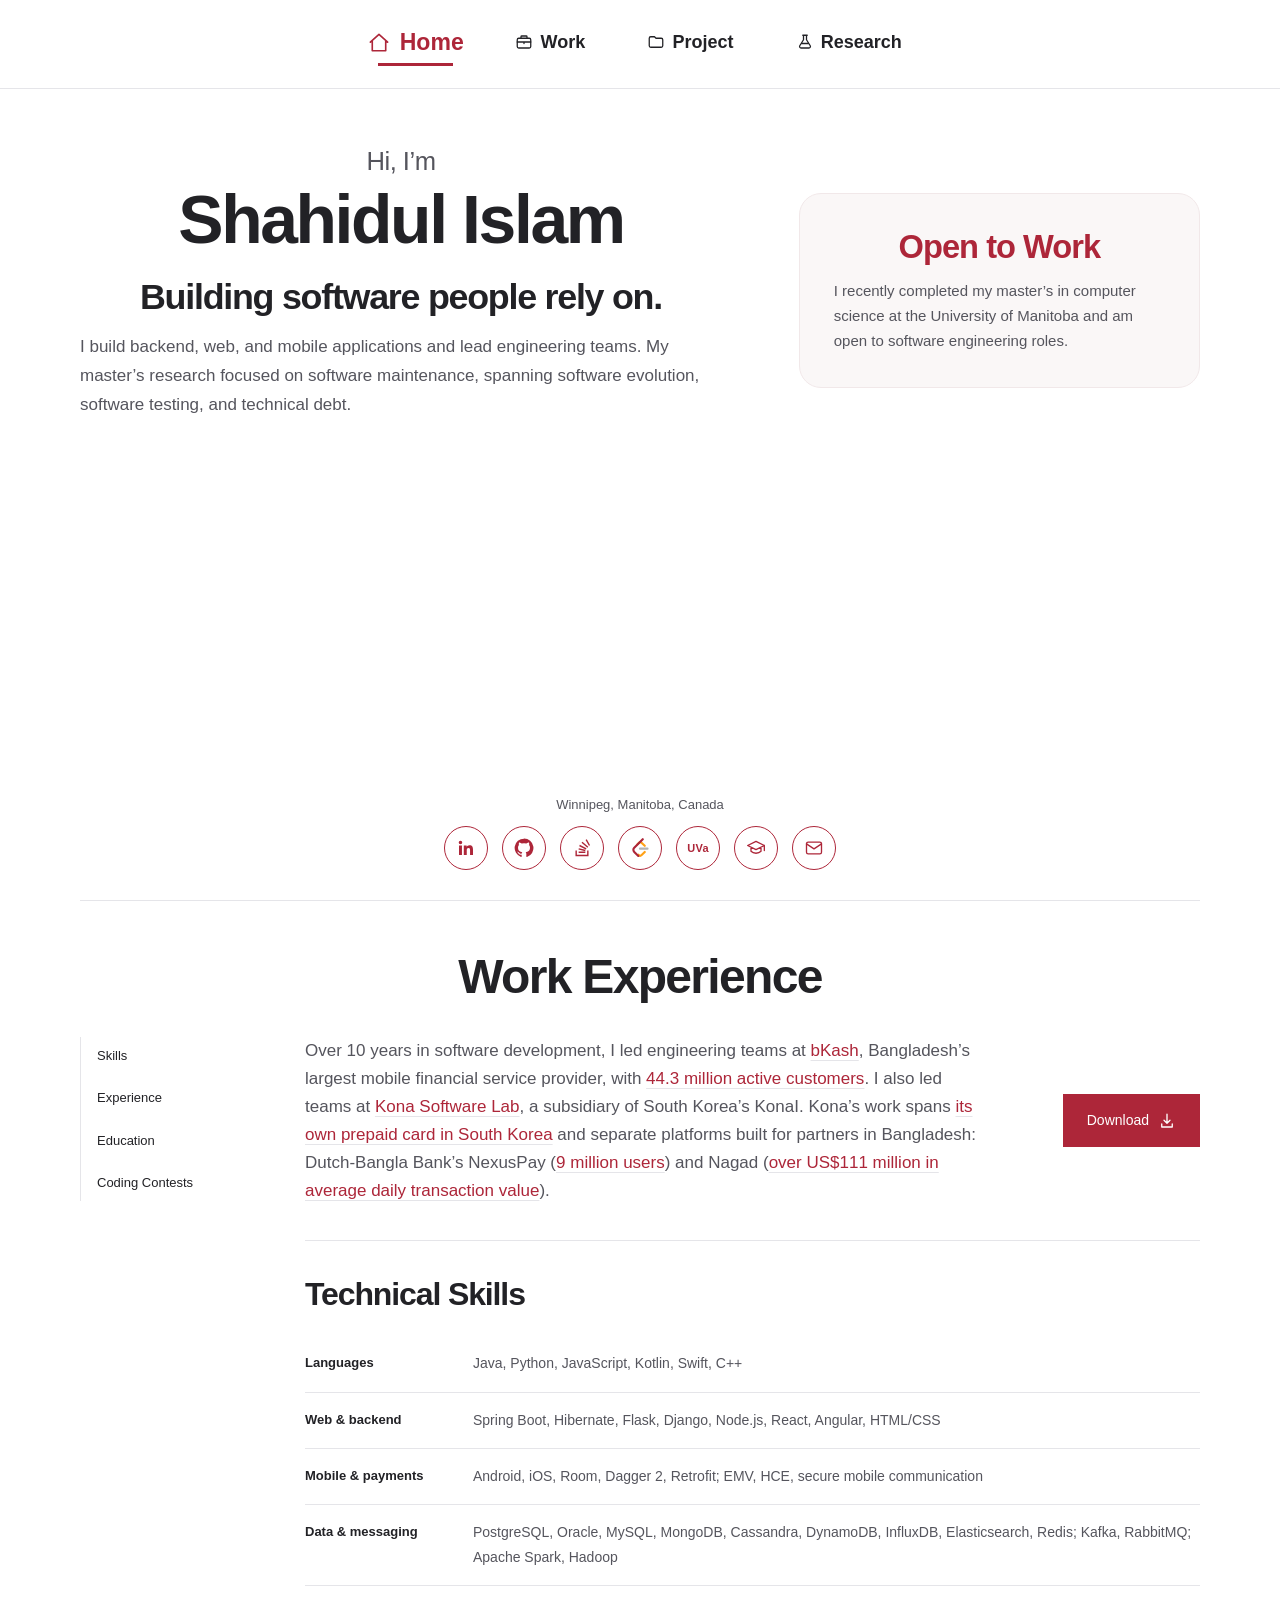
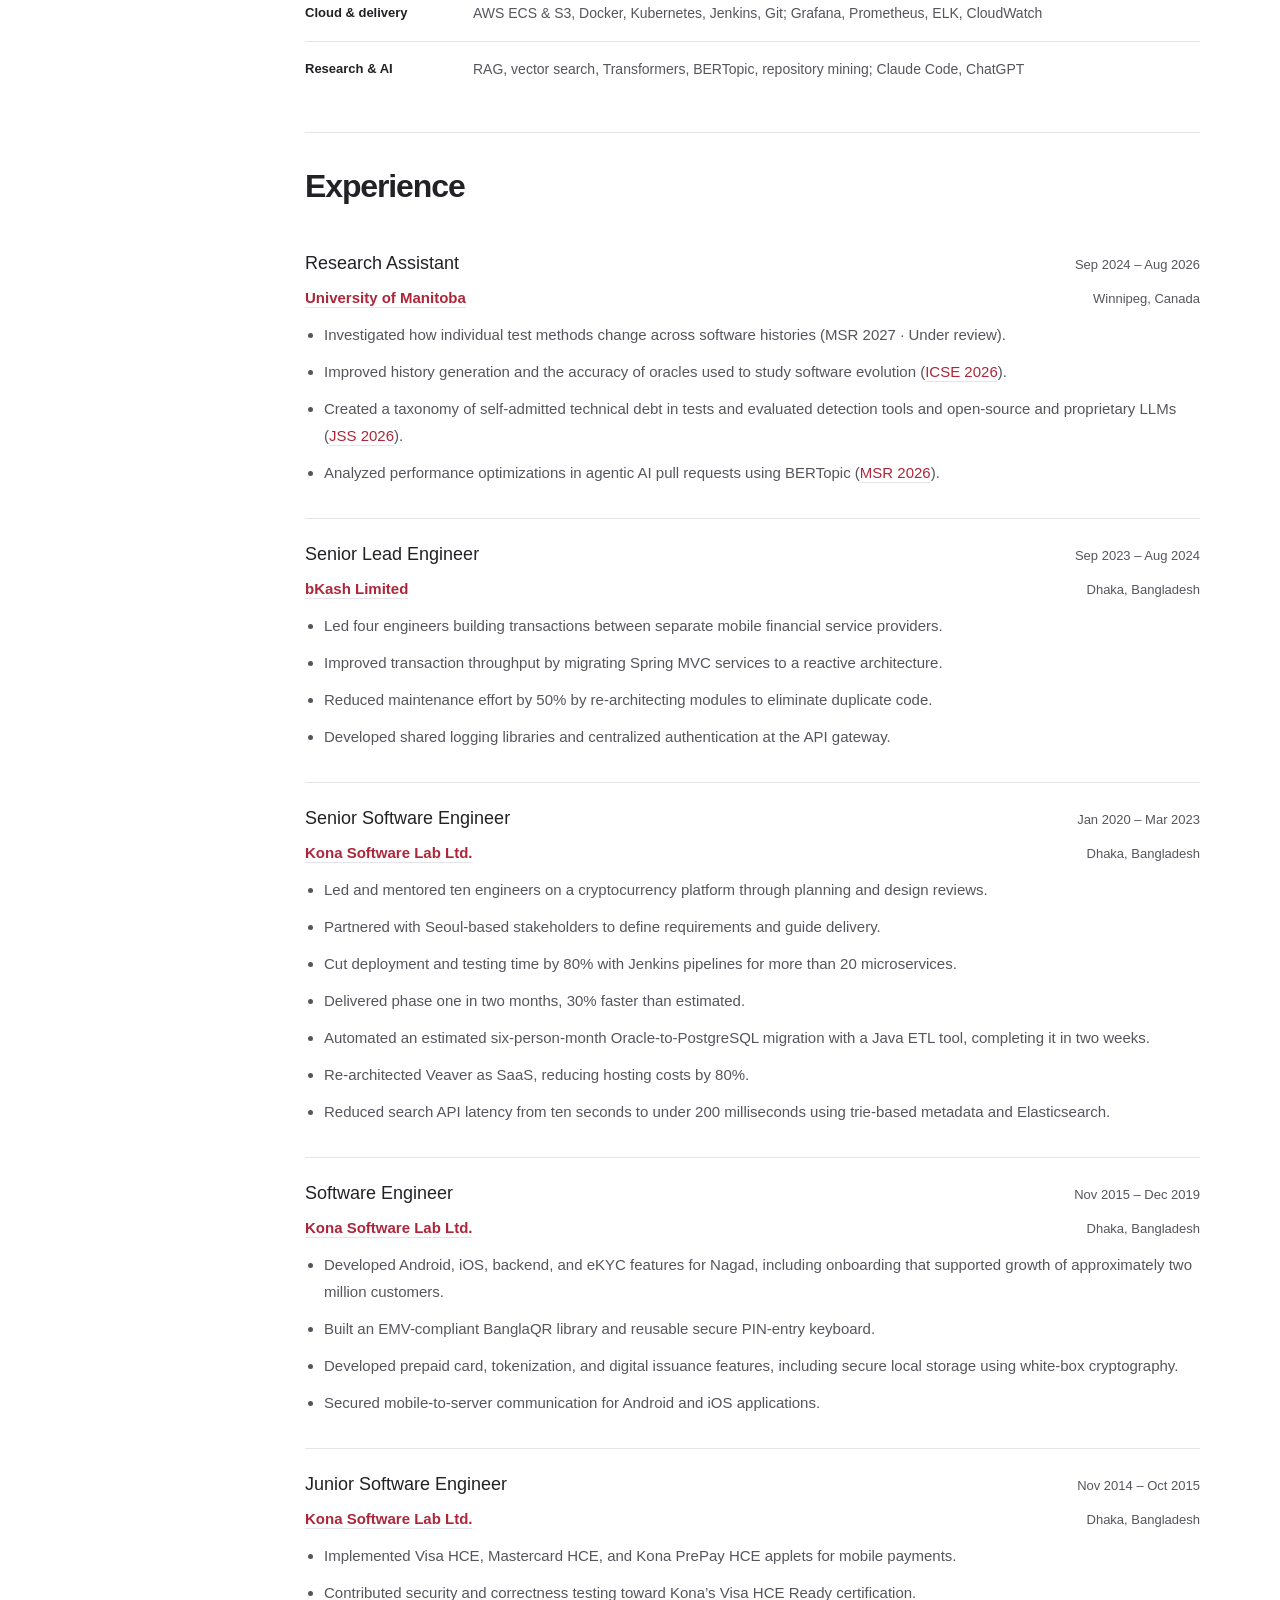
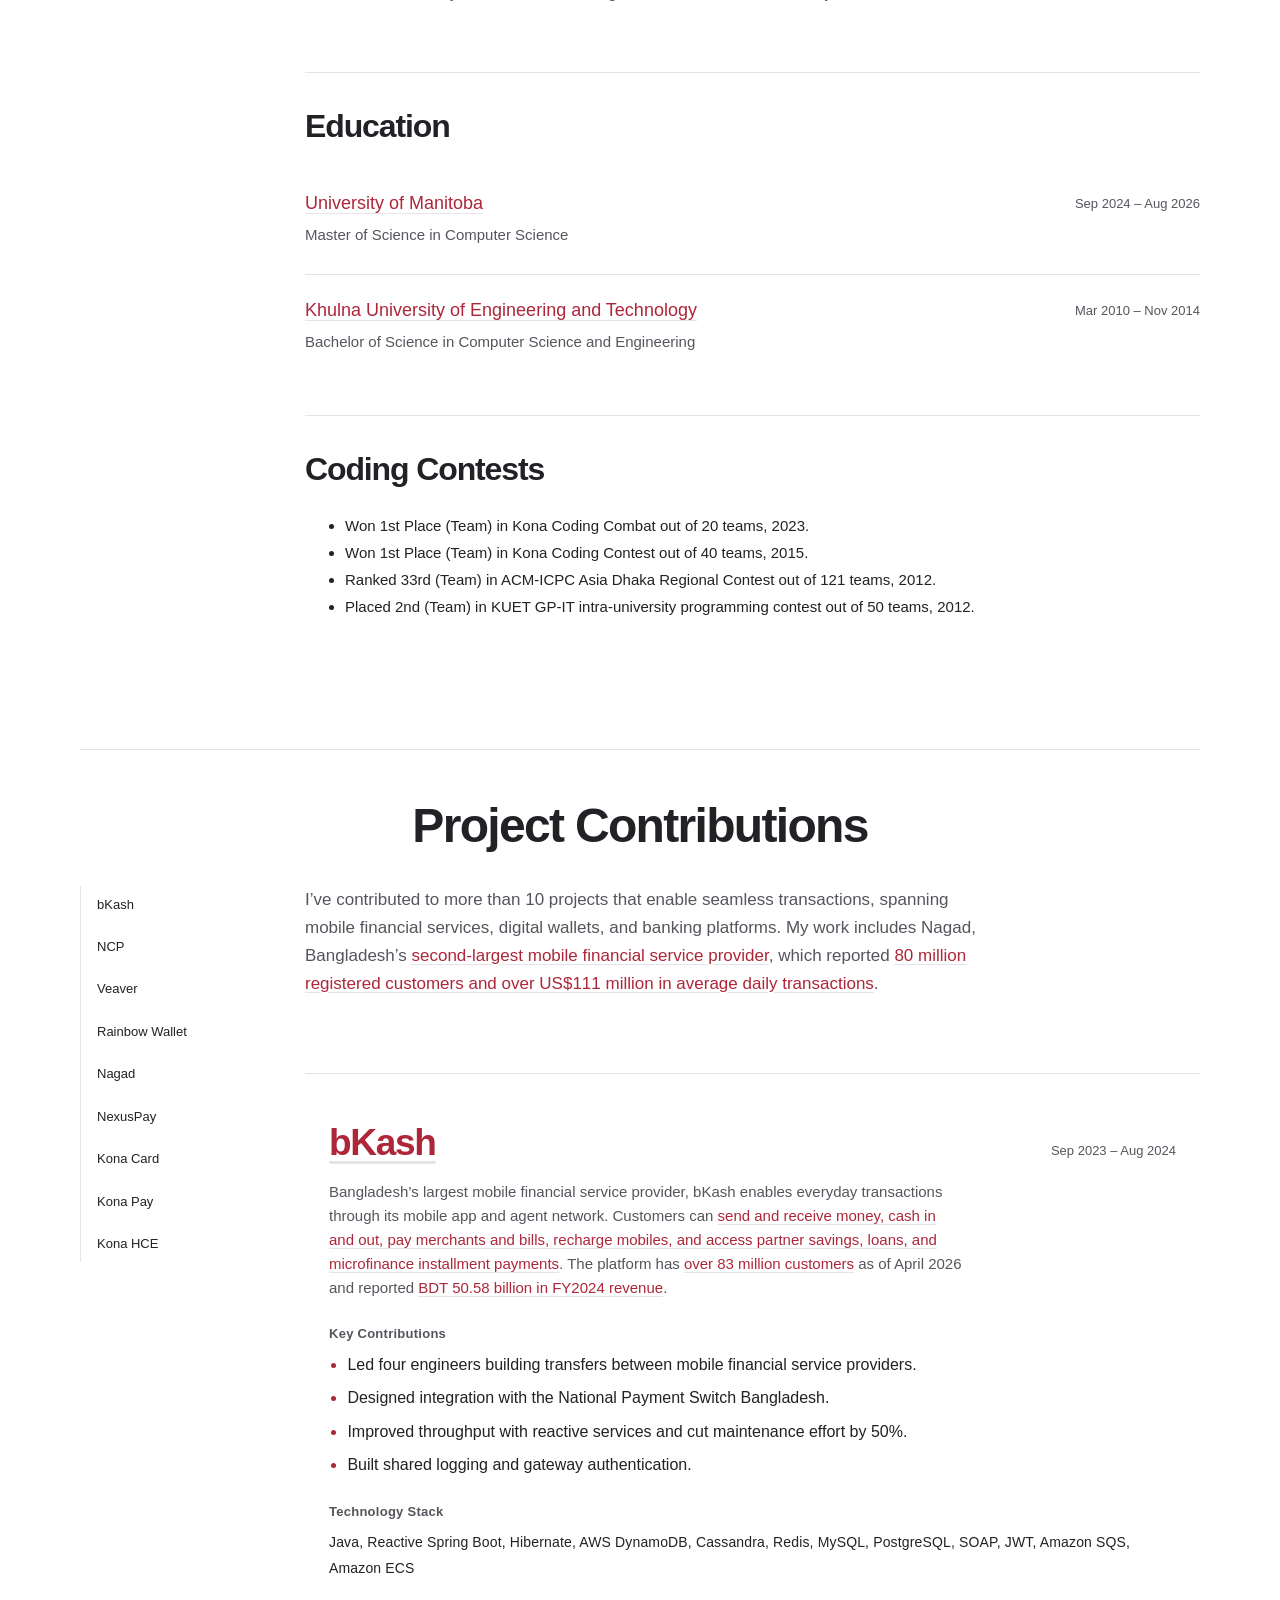
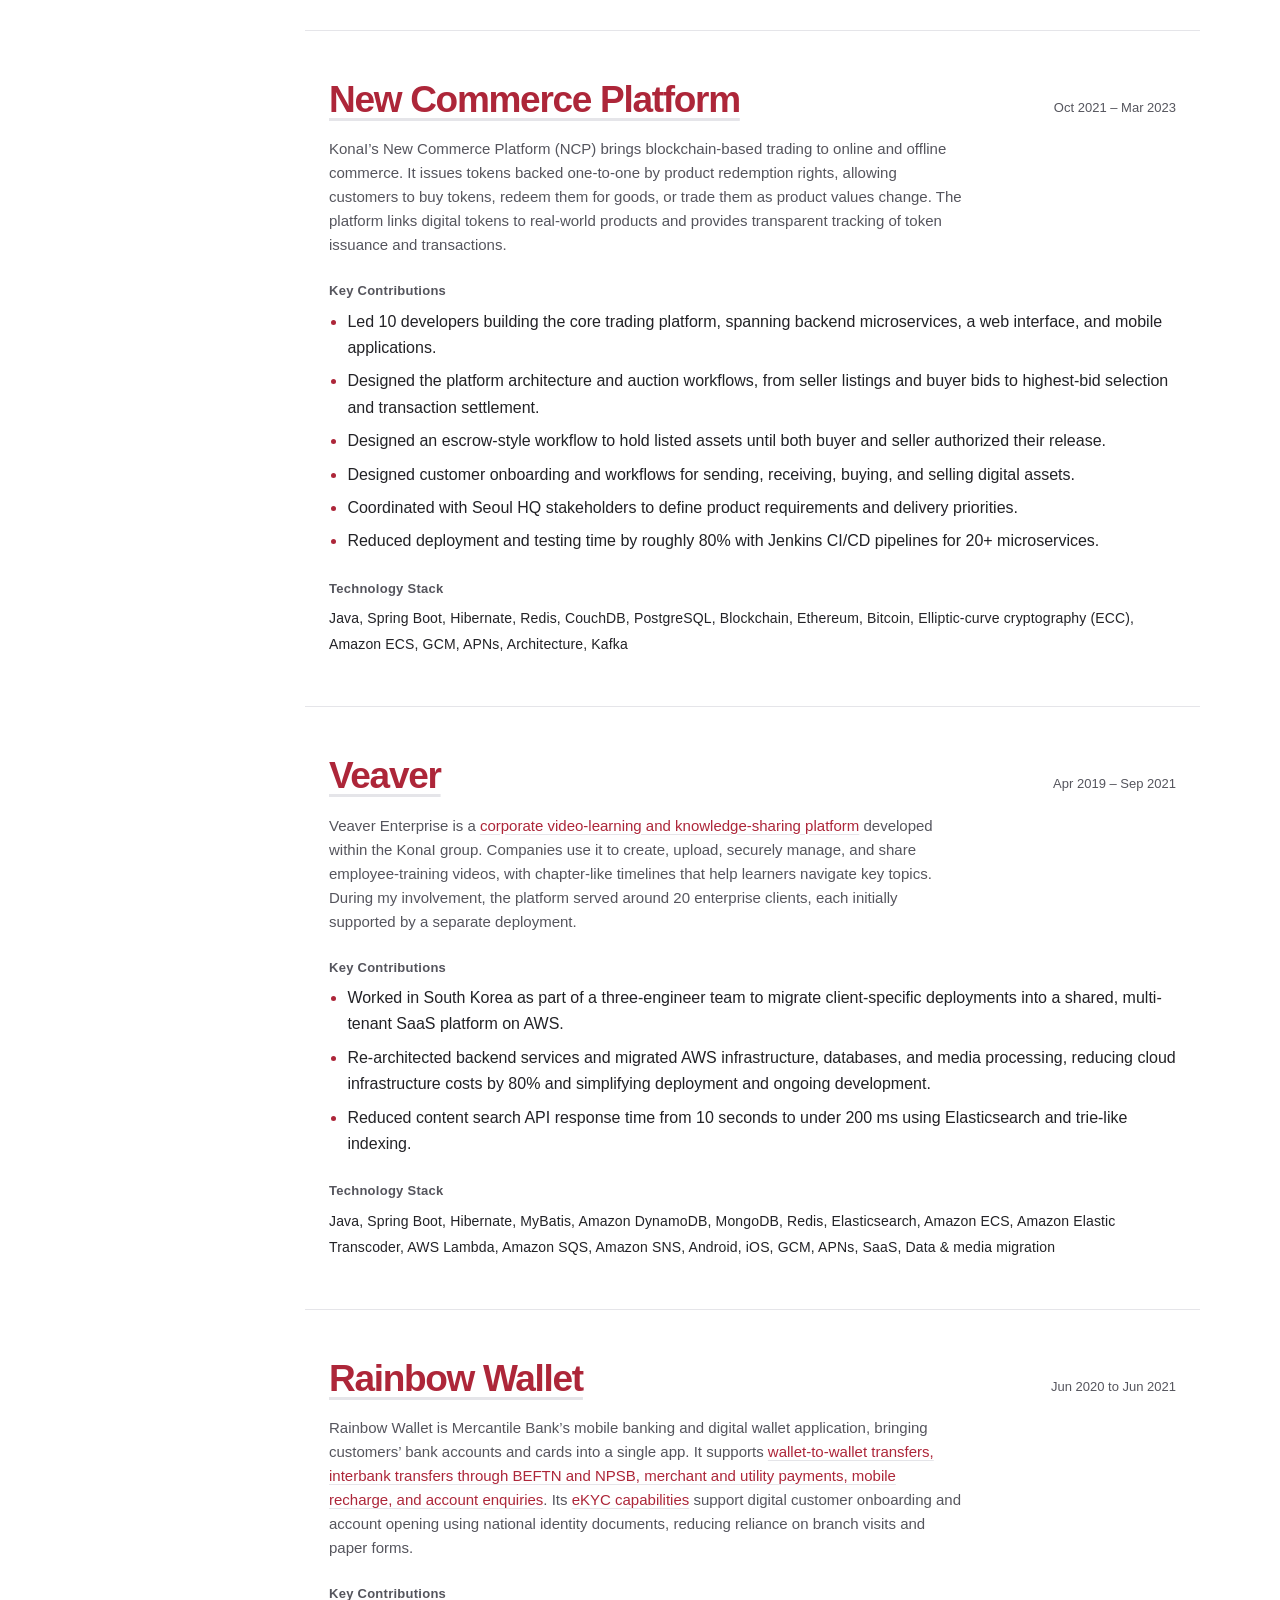
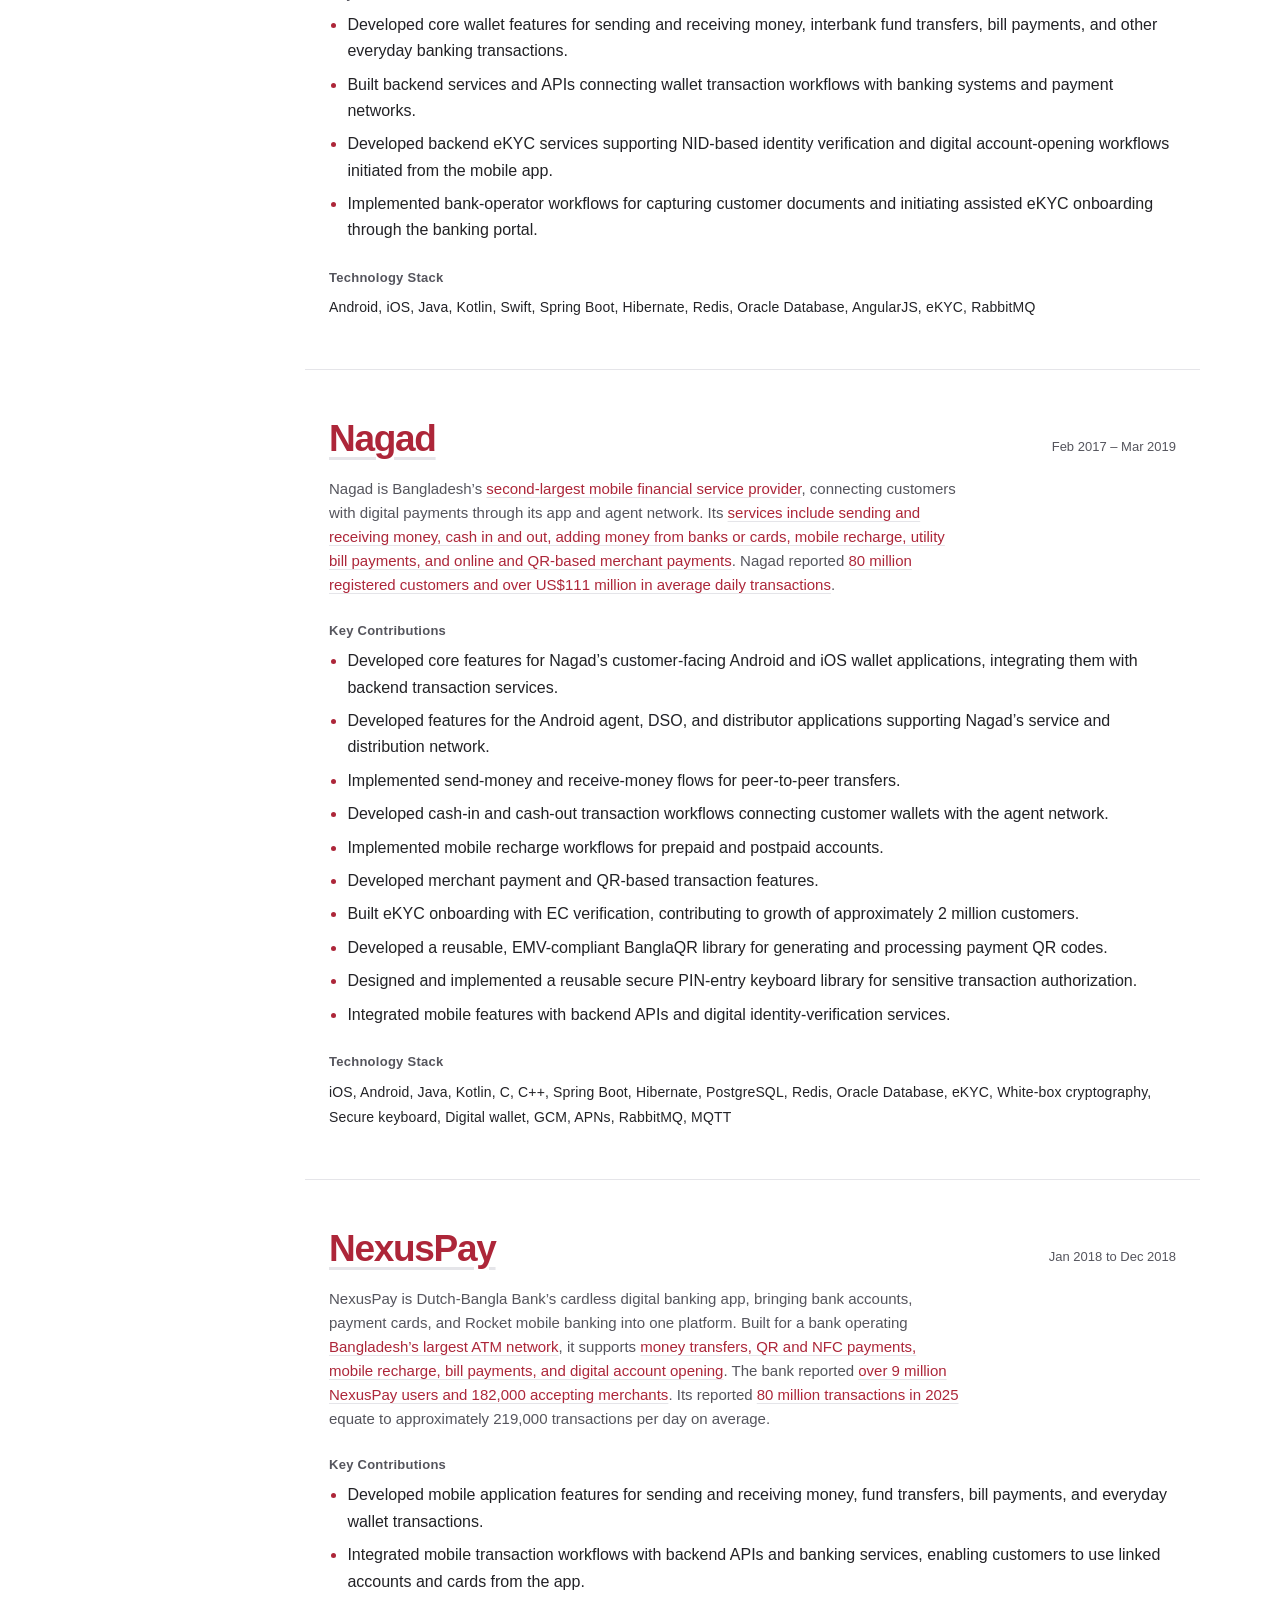
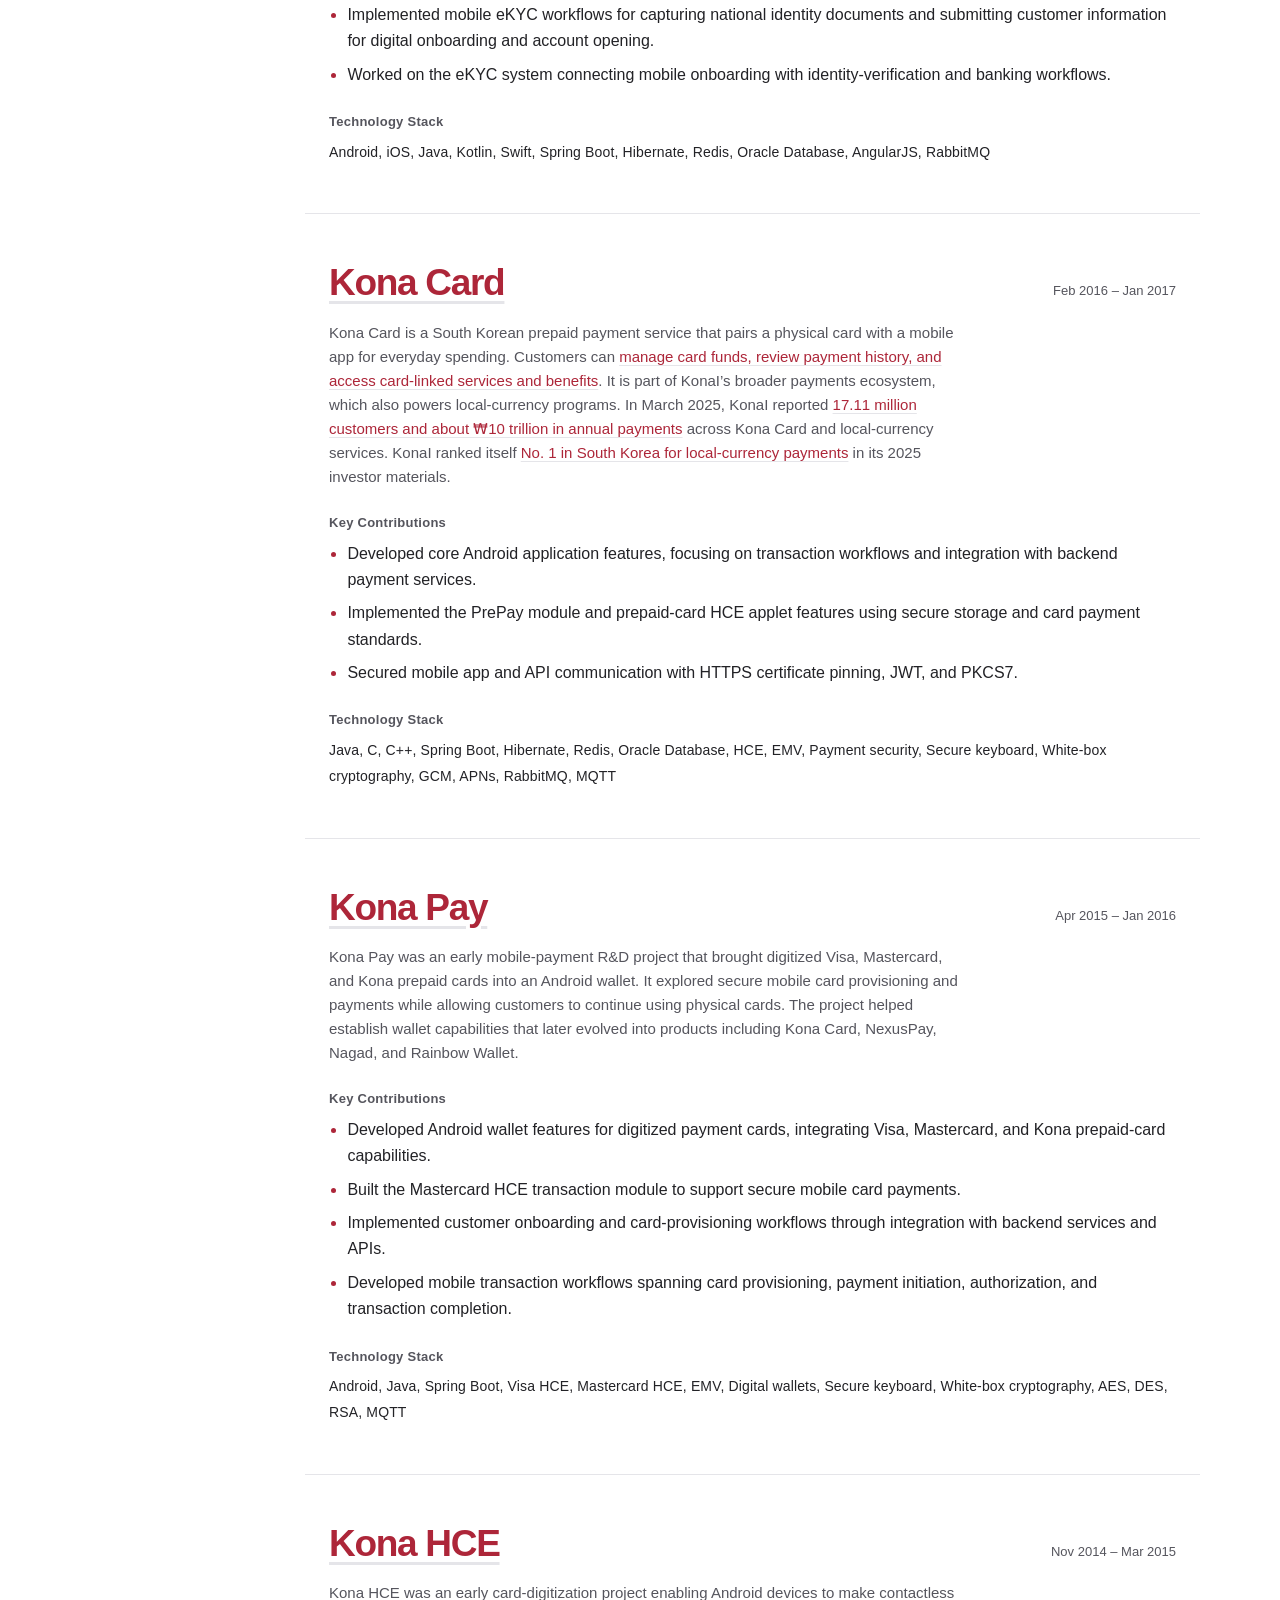
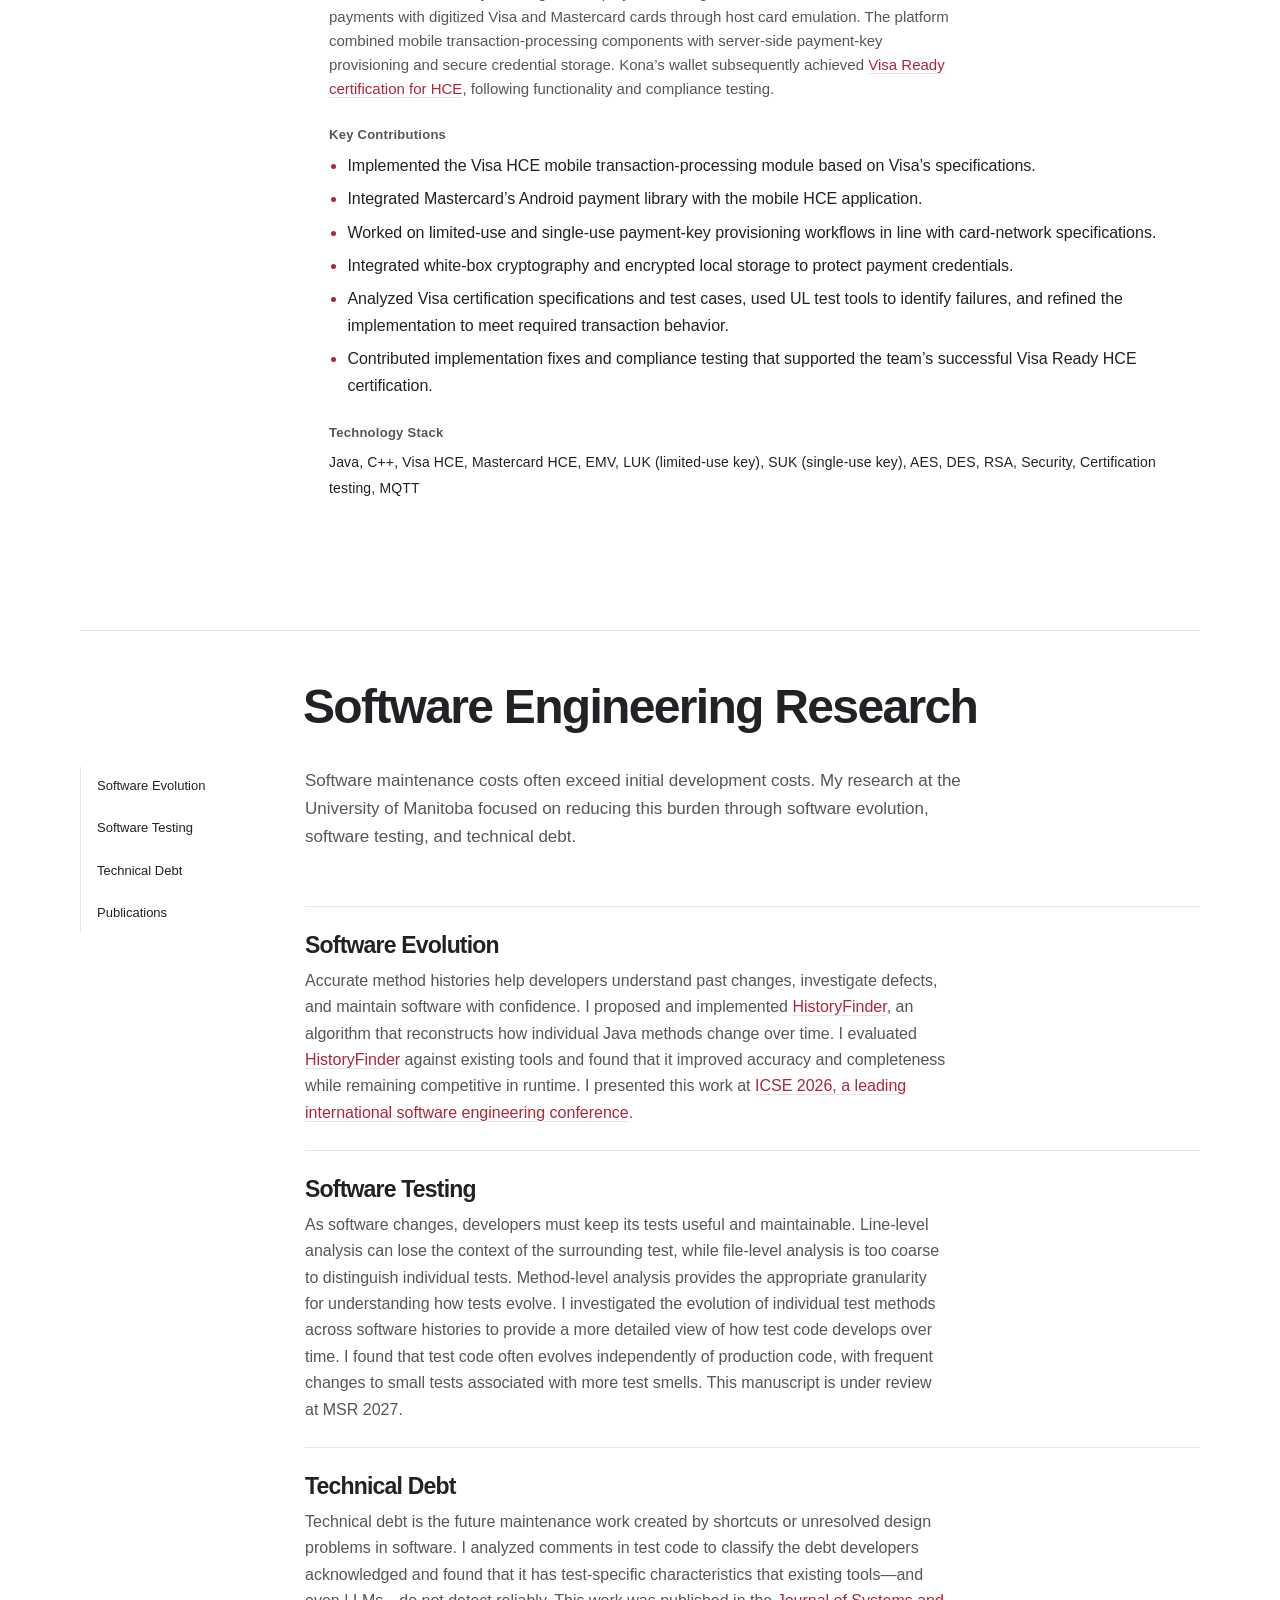
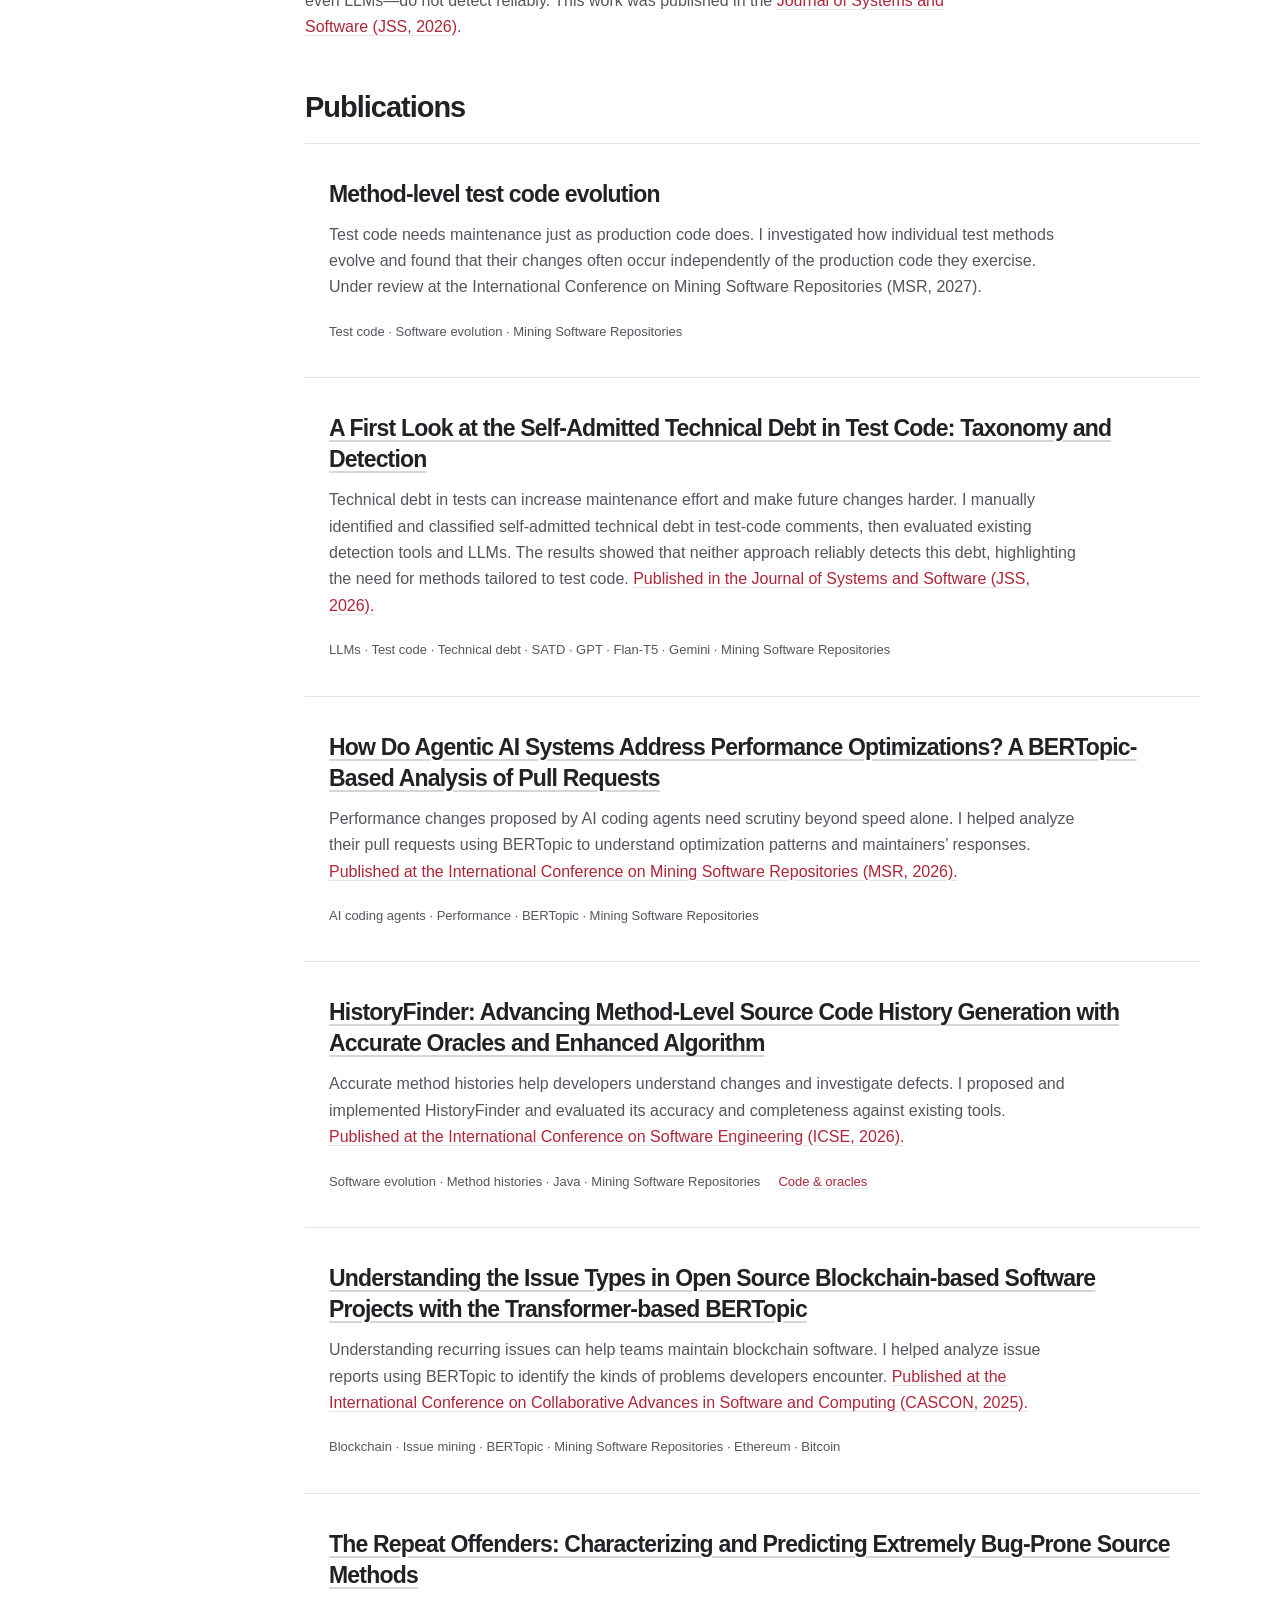
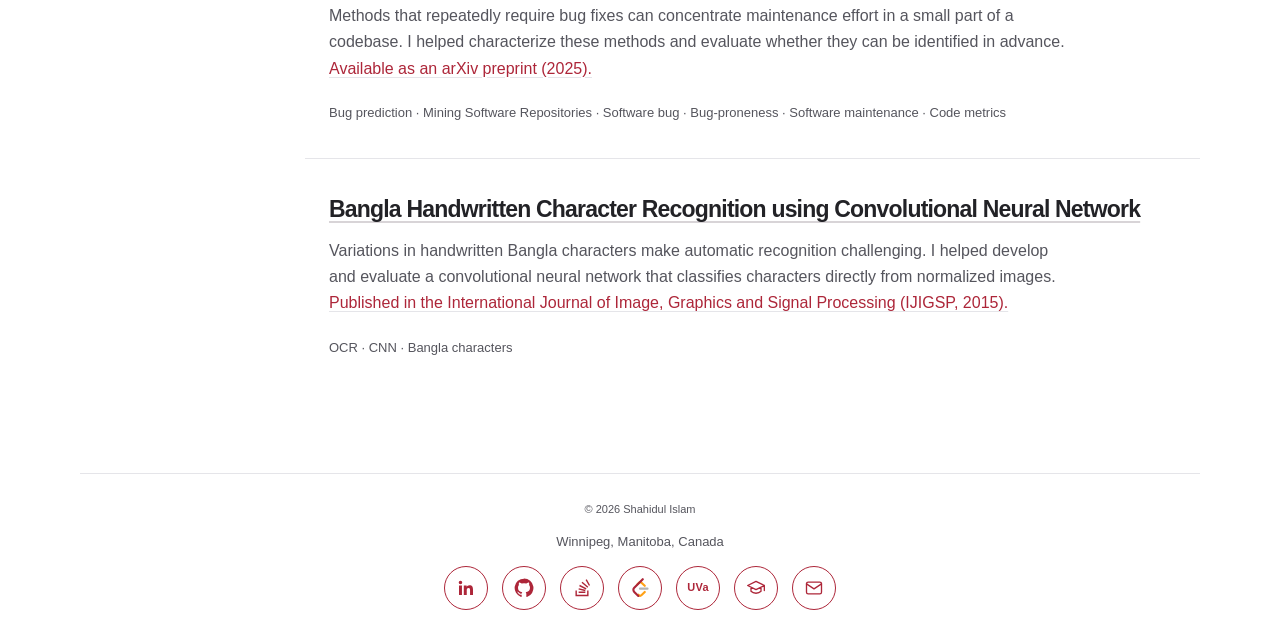
<file: index.html>
<!doctype html><html lang="en"><head><meta charset="utf-8"><meta name="viewport" content="width=device-width,initial-scale=1"><meta name="description" content="Shahidul Islam — software engineer in Winnipeg. Backend, frontend, mobile, technical leadership, and software engineering research with LLMs."><meta name="theme-color" content="#f7f7f2"><title>Software engineer · Shahidul Islam</title><link rel="icon" href="assets/favicon.svg" type="image/svg+xml"><link rel="stylesheet" href="styles.css?v=readable-date-ranges"><script src="script.js?v=direct-tab-navigation" defer></script></head><body class="continuous-page"><a class="skip" href="#main">Skip to content</a><header class="header"><div class="wrap header-inner"><nav aria-label="Main navigation"><a href="#home" aria-current="location"><span class="nav-label"><svg viewBox="0 0 24 24" fill="none" stroke="currentColor" stroke-width="1.7" stroke-linecap="round" stroke-linejoin="round" aria-hidden="true"><path d="m3 11 9-8 9 8M5 10v10h14V10"/></svg>Home</span></a><a href="#resume"><span class="nav-label"><svg viewBox="0 0 24 24" fill="none" stroke="currentColor" stroke-width="1.7" stroke-linecap="round" stroke-linejoin="round" aria-hidden="true" focusable="false"><rect x="3" y="7" width="18" height="13" rx="2"/><path d="M8 7V5a1 1 0 0 1 1-1h6a1 1 0 0 1 1 1v2M3 12h18m-9 0v2"/></svg>Work</span></a><a href="#projects"><span class="nav-label"><svg viewBox="0 0 24 24" fill="none" stroke="currentColor" stroke-width="1.7" stroke-linecap="round" stroke-linejoin="round" aria-hidden="true" focusable="false"><path d="M3 7a2 2 0 0 1 2-2h5l2 2h7a2 2 0 0 1 2 2v8a2 2 0 0 1-2 2H5a2 2 0 0 1-2-2Z"/></svg>Project</span></a><a href="#research"><span class="nav-label"><svg viewBox="0 0 24 24" fill="none" stroke="currentColor" stroke-width="1.7" stroke-linecap="round" stroke-linejoin="round" aria-hidden="true" focusable="false"><path d="M9 3h6m-5 0v6l-5 8a2 2 0 0 0 1.7 3h10.6a2 2 0 0 0 1.7-3l-5-8V3M7.5 14h9"/></svg>Research</span></a></nav></div></header><main id="main" class="wrap"><section id="home" class="page-section" data-descriptor="Software Engineer" aria-label="Software Engineer"><section class="home-intro"><div class="home-bio"><h1><span class="home-greeting">Hi, I’m </span>Shahidul Islam</h1><p class="home-headline">Building software people rely on.</p><p class="intro">I build backend, web, and mobile applications and lead engineering teams. My master’s research focused on software maintenance, spanning software evolution, software testing, and technical debt.</p></div><div class="home-career"><p class="home-availability">Open to Work</p><p class="home-context">I recently completed my master’s in computer science at the University of Manitoba and am open to software engineering roles.</p></div></section><p class="home-location">Winnipeg, Manitoba, Canada</p><nav class="social-links home-social" aria-label="Social profiles"><a href="https://linkedin.com/in/shahidul2k9" aria-label="LinkedIn profile" title="LinkedIn"><svg viewBox="0 0 24 24" aria-hidden="true" focusable="false"><path fill="currentColor" d="M5.37 7.5a2.12 2.12 0 1 0 0-4.24 2.12 2.12 0 0 0 0 4.24ZM3.6 9h3.54v11.4H3.6V9Zm5.76 0h3.39v1.56h.05c.47-.89 1.63-1.83 3.35-1.83 3.58 0 4.25 2.36 4.25 5.43v6.24h-3.54v-5.53c0-1.32-.03-3.02-1.84-3.02-1.84 0-2.12 1.44-2.12 2.93v5.62H9.36V9Z"/></svg></a><a href="https://github.com/shahidul2k9" aria-label="GitHub profile" title="GitHub"><svg viewBox="0 0 24 24" aria-hidden="true" focusable="false"><path fill="currentColor" d="M12 .75a11.25 11.25 0 0 0-3.558 21.923c.563.104.769-.244.769-.542 0-.267-.01-1.154-.016-2.093-3.13.68-3.79-1.327-3.79-1.327-.512-1.3-1.25-1.646-1.25-1.646-1.022-.7.077-.686.077-.686 1.13.08 1.725 1.16 1.725 1.16 1.005 1.722 2.637 1.225 3.28.937.102-.729.393-1.226.715-1.508-2.499-.284-5.126-1.25-5.126-5.565 0-1.23.44-2.234 1.16-3.022-.117-.284-.503-1.43.11-2.98 0 0 .945-.303 3.095 1.155a10.783 10.783 0 0 1 5.636 0c2.148-1.458 3.09-1.155 3.09-1.155.617 1.55.23 2.696.114 2.98.722.788 1.159 1.792 1.159 3.022 0 4.326-2.632 5.278-5.139 5.557.404.35.764 1.039.764 2.094 0 1.513-.014 2.733-.014 3.105 0 .301.203.651.774.54A11.25 11.25 0 0 0 12 .75Z"/></svg></a><a href="https://stackoverflow.com/users/shahidul" aria-label="Stack Overflow profile" title="Stack Overflow"><svg viewBox="0 0 24 24" fill="none" stroke="currentColor" stroke-width="1.7" aria-hidden="true" focusable="false"><path d="M5 15v6h14v-6M8 17h8M8 13l8 2M9 9l8 4M12 5l7 6M17 2l4 7"/></svg></a><a href="https://leetcode.com/u/shahidul/" aria-label="LeetCode profile" title="LeetCode"><svg viewBox="0 0 24 24" fill="none" stroke-width="2.6" stroke-linecap="round" stroke-linejoin="round" aria-hidden="true" focusable="false"><path stroke="#FFA116" d="m9 7.5 1.6-1.6a2.5 2.5 0 0 1 3.5 0l3.6 3.5M10 20l.5.5a2.5 2.5 0 0 0 3.5 0l3.7-3.7"/><path stroke="currentColor" d="M15.3 1.5 5.1 11.7a3.5 3.5 0 0 0 0 5L10 21.5"/><path stroke="#B3B3B3" d="M12 12.8h9"/></svg></a><a href="https://uhunt.onlinejudge.org/id/90197" aria-label="uHunt profile" title="uHunt"><span class="uva-mark" aria-hidden="true">UVa</span></a><a href="https://scholar.google.com/citations?user=U-7ma3EAAAAJ&amp;hl=en" aria-label="Google Scholar profile" title="Google Scholar"><svg viewBox="0 0 24 24" fill="none" stroke="currentColor" stroke-width="1.6" stroke-linecap="round" stroke-linejoin="round" aria-hidden="true" focusable="false"><path d="m2 9 10-5 10 5-10 5-10-5Zm4 2v5c3 3 9 3 12 0v-5m4-2v6"/></svg></a><a href="mailto:shahidul2k9@gmail.com" aria-label="Email me" title="Email me"><svg viewBox="0 0 24 24" fill="none" stroke="currentColor" stroke-width="1.6" stroke-linecap="round" stroke-linejoin="round" aria-hidden="true" focusable="false"><rect x="3" y="5" width="18" height="14" rx="2"/><path d="m3 7 9 6 9-6"/></svg></a></nav></section><section id="resume" class="page-section" data-descriptor="Engineering Experience" aria-label="Work Experience"><h2 class="page-section-title">Work Experience</h2><div class="resume-layout"><aside><nav aria-label="Resume sections"><a href="#skills">Skills</a><a href="#experience">Experience</a><a href="#education">Education</a><a href="#recognition">Coding Contests</a></nav></aside><div class="resume-content"><div class="resume-top"><div id="summary" class="resume-intro"><p>Over 10 years in software development, I led engineering teams at <a href="https://www.bkash.com/en/blog/apex-bkash-team-up-to-make-shopping-more-rewarding">bKash</a>, Bangladesh’s largest mobile financial service provider, with <a href="https://www.legacy.bracbank.com/financialstatement/earnings-disclosure-fy24-q1-25.pdf">44.3 million active customers</a>. I also led teams at <a href="https://www.konasl.com/about">Kona Software Lab</a>, a subsidiary of South Korea’s KonaI. Kona’s work spans <a href="https://www.konacard.co.kr/">its own prepaid card in South Korea</a> and separate platforms built for partners in Bangladesh: Dutch-Bangla Bank’s NexusPay (<a href="https://dutchbanglabank.com/SustainableFinance/sustainabilityreport.pdf">9 million users</a>) and Nagad (<a href="https://www.prnewswire.com/news-releases/nagad-ignites-sdgs-thru-digital-financial-inclusion-in-bangladesh-301876392.html">over US$111 million in average daily transaction value</a>).</p></div><a class="button" href="assets/Md-Shahidul-Islam-Backend-Resume.pdf" download aria-label="Download backend resume PDF">Download <svg viewBox="0 0 24 24" width="18" height="18" fill="none" stroke="currentColor" stroke-width="1.75" stroke-linecap="round" stroke-linejoin="round" aria-hidden="true" focusable="false"><path d="M12 3v12m-4-4 4 4 4-4M5 16v4h14v-4"/></svg></a></div><section id="skills"><h2>Technical Skills</h2><dl><div><dt>Languages</dt><dd>Java, Python, JavaScript, Kotlin, Swift, C++</dd></div><div><dt>Web & backend</dt><dd>Spring Boot, Hibernate, Flask, Django, Node.js, React, Angular, HTML/CSS</dd></div><div><dt>Mobile & payments</dt><dd>Android, iOS, Room, Dagger 2, Retrofit; EMV, HCE, secure mobile communication</dd></div><div><dt>Data & messaging</dt><dd>PostgreSQL, Oracle, MySQL, MongoDB, Cassandra, DynamoDB, InfluxDB, Elasticsearch, Redis; Kafka, RabbitMQ; Apache Spark, Hadoop</dd></div><div><dt>Cloud & delivery</dt><dd>AWS ECS & S3, Docker, Kubernetes, Jenkins, Git; Grafana, Prometheus, ELK, CloudWatch</dd></div><div><dt>Research & AI</dt><dd>RAG, vector search, Transformers, BERTopic, repository mining; Claude Code, ChatGPT</dd></div></dl></section><section id="experience"><h2>Experience</h2><article class="job"><div class="job-heading"><h3>Research Assistant</h3><span>Sep 2024 – Aug 2026</span></div><div class="job-company"><span><a href="https://umanitoba.ca/">University of Manitoba</a></span><span>Winnipeg, Canada</span></div><ul><li>Investigated how individual test methods change across software histories (MSR 2027 · Under review).</li><li>Improved history generation and the accuracy of oracles used to study software evolution (<a href="https://dl.acm.org/doi/10.1145/3744916.3773238">ICSE 2026</a>).</li><li>Created a taxonomy of self-admitted technical debt in tests and evaluated detection tools and open-source and proprietary LLMs (<a href="https://www.sciencedirect.com/science/article/pii/S0164121226003535">JSS 2026</a>).</li><li>Analyzed performance optimizations in agentic AI pull requests using BERTopic (<a href="https://doi.org/10.1145/3793302.3793619">MSR 2026</a>).</li></ul></article><article class="job"><div class="job-heading"><h3>Senior Lead Engineer</h3><span>Sep 2023 – Aug 2024</span></div><div class="job-company"><span><a href="https://www.bkash.com/">bKash Limited</a></span><span>Dhaka, Bangladesh</span></div><ul><li>Led four engineers building transactions between separate mobile financial service providers.</li><li>Improved transaction throughput by migrating Spring MVC services to a reactive architecture.</li><li>Reduced maintenance effort by 50% by re-architecting modules to eliminate duplicate code.</li><li>Developed shared logging libraries and centralized authentication at the API gateway.</li></ul></article><article class="job"><div class="job-heading"><h3>Senior Software Engineer</h3><span>Jan 2020 – Mar 2023</span></div><div class="job-company"><span><a href="https://konasl.com/">Kona Software Lab Ltd.</a></span><span>Dhaka, Bangladesh</span></div><ul><li>Led and mentored ten engineers on a cryptocurrency platform through planning and design reviews.</li><li>Partnered with Seoul-based stakeholders to define requirements and guide delivery.</li><li>Cut deployment and testing time by 80% with Jenkins pipelines for more than 20 microservices.</li><li>Delivered phase one in two months, 30% faster than estimated.</li><li>Automated an estimated six-person-month Oracle-to-PostgreSQL migration with a Java ETL tool, completing it in two weeks.</li><li>Re-architected Veaver as SaaS, reducing hosting costs by 80%.</li><li>Reduced search API latency from ten seconds to under 200 milliseconds using trie-based metadata and Elasticsearch.</li></ul></article><article class="job"><div class="job-heading"><h3>Software Engineer</h3><span>Nov 2015 – Dec 2019</span></div><div class="job-company"><span><a href="https://konasl.com/">Kona Software Lab Ltd.</a></span><span>Dhaka, Bangladesh</span></div><ul><li>Developed Android, iOS, backend, and eKYC features for Nagad, including onboarding that supported growth of approximately two million customers.</li><li>Built an EMV-compliant BanglaQR library and reusable secure PIN-entry keyboard.</li><li>Developed prepaid card, tokenization, and digital issuance features, including secure local storage using white-box cryptography.</li><li>Secured mobile-to-server communication for Android and iOS applications.</li></ul></article><article class="job"><div class="job-heading"><h3>Junior Software Engineer</h3><span>Nov 2014 – Oct 2015</span></div><div class="job-company"><span><a href="https://konasl.com/">Kona Software Lab Ltd.</a></span><span>Dhaka, Bangladesh</span></div><ul><li>Implemented Visa HCE, Mastercard HCE, and Kona PrePay HCE applets for mobile payments.</li><li>Contributed security and correctness testing toward Kona’s Visa HCE Ready certification.</li></ul></article></section><section id="education"><h2>Education</h2><article class="job"><div class="job-heading"><h3><a href="https://umanitoba.ca/">University of Manitoba</a></h3><span>Sep 2024 – Aug 2026</span></div><p>Master of Science in Computer Science</p></article><article class="job"><div class="job-heading"><h3><a href="https://www.kuet.ac.bd/">Khulna University of Engineering and Technology</a></h3><span>Mar 2010 – Nov 2014</span></div><p>Bachelor of Science in Computer Science and Engineering</p></article></section><section id="recognition"><h2>Coding Contests</h2><ul><li>Won 1st Place (Team) in Kona Coding Combat out of 20 teams, 2023.</li><li>Won 1st Place (Team) in Kona Coding Contest out of 40 teams, 2015.</li><li>Ranked 33rd (Team) in ACM-ICPC Asia Dhaka Regional Contest out of 121 teams, 2012.</li><li>Placed 2nd (Team) in KUET GP-IT intra-university programming contest out of 50 teams, 2012.</li></ul></section></div></div></section><section id="projects" class="page-section" data-descriptor="Real-world Projects" aria-label="Project"><h2 class="page-section-title">Project Contributions</h2><div class="resume-layout section-layout"><aside><nav aria-label="Projects sections"><a href="#bkash">bKash</a><a href="#cryptrade">NCP</a><a href="#veaver">Veaver</a><a href="#rainbow-wallet">Rainbow Wallet</a><a href="#nagad">Nagad</a><a href="#nexuspay-wallet">NexusPay</a><a href="#kona-card">Kona Card</a><a href="#kona-pay">Kona Pay</a><a href="#k-hce">Kona HCE</a></nav></aside><div class="section-body"><section class="page-intro"><p>I’ve contributed to more than 10 projects that enable seamless transactions, spanning mobile financial services, digital wallets, and banking platforms. My work includes Nagad, Bangladesh’s <a href="https://www.dhakatribune.com/business/395402/bkash-seeks-more-time-nagad-fails-to-get-approval">second-largest mobile financial service provider</a>, which reported <a href="https://www.prnewswire.com/apac/news-releases/nagad-leads-the-digital-payments-revolution-in-bangladesh-301905248.html">80 million registered customers and over US$111 million in average daily transactions</a>.</p></section><section aria-label="Professional projects"><article class="project-row" id="bkash"><div class="project-heading"><h3 class="project-name"><a href="https://www.bkash.com/">bKash</a></h3><p class="meta">Sep 2023 – Aug 2024</p></div><p class="project-description">Bangladesh’s largest mobile financial service provider, bKash enables everyday transactions through its mobile app and agent network. Customers can <a href="https://www.bkash.com/en/products-services">send and receive money, cash in and out, pay merchants and bills, recharge mobiles, and access partner savings, loans, and microfinance installment payments</a>. The platform has <a href="https://www.bkash.com/en/about">over 83 million customers</a> as of April 2026 and reported <a href="https://www.bracbank.com/financialstatement/earnings-disclosure-fy24-q1-25.pdf">BDT 50.58 billion in FY2024 revenue</a>.</p><h4 class="project-detail-label">Key Contributions</h4><ul class="project-contributions" aria-label="bKash contributions"><li>Led four engineers building transfers between mobile financial service providers.</li><li>Designed integration with the National Payment Switch Bangladesh.</li><li>Improved throughput with reactive services and cut maintenance effort by 50%.</li><li>Built shared logging and gateway authentication.</li></ul><h4 class="project-detail-label">Technology Stack</h4><p class="tags">Java, Reactive Spring Boot, Hibernate, AWS DynamoDB, Cassandra, Redis, MySQL, PostgreSQL, SOAP, JWT, Amazon SQS, Amazon ECS</p></article><article class="project-row" id="cryptrade"><div class="project-heading"><h3 class="project-name"><a href="https://konai.com/product/blockchain/ncp">New Commerce Platform</a></h3><p class="meta">Oct 2021 – Mar 2023</p></div><p class="project-description">KonaI’s New Commerce Platform (NCP) brings blockchain-based trading to online and offline commerce. It issues tokens backed one-to-one by product redemption rights, allowing customers to buy tokens, redeem them for goods, or trade them as product values change. The platform links digital tokens to real-world products and provides transparent tracking of token issuance and transactions.</p><h4 class="project-detail-label">Key Contributions</h4><ul class="project-contributions" aria-label="New Commerce Platform contributions"><li>Led 10 developers building the core trading platform, spanning backend microservices, a web interface, and mobile applications.</li><li>Designed the platform architecture and auction workflows, from seller listings and buyer bids to highest-bid selection and transaction settlement.</li><li>Designed an escrow-style workflow to hold listed assets until both buyer and seller authorized their release.</li><li>Designed customer onboarding and workflows for sending, receiving, buying, and selling digital assets.</li><li>Coordinated with Seoul HQ stakeholders to define product requirements and delivery priorities.</li><li>Reduced deployment and testing time by roughly 80% with Jenkins CI/CD pipelines for 20+ microservices.</li></ul><h4 class="project-detail-label">Technology Stack</h4><p class="tags">Java, Spring Boot, Hibernate, Redis, CouchDB, PostgreSQL, Blockchain, Ethereum, Bitcoin, Elliptic-curve cryptography (ECC), Amazon ECS, GCM, APNs, Architecture, Kafka</p></article><article class="project-row" id="veaver"><div class="project-heading"><h3 class="project-name"><a href="https://konasl.com/" aria-label="Veaver — Company website">Veaver</a></h3><p class="meta">Apr 2019 – Sep 2021</p></div><p class="project-description">Veaver Enterprise is a <a href="https://ifdesign.com/en/winner-ranking/project/veaver/249721">corporate video-learning and knowledge-sharing platform</a> developed within the KonaI group. Companies use it to create, upload, securely manage, and share employee-training videos, with chapter-like timelines that help learners navigate key topics. During my involvement, the platform served around 20 enterprise clients, each initially supported by a separate deployment.</p><h4 class="project-detail-label">Key Contributions</h4><ul class="project-contributions" aria-label="Veaver contributions"><li>Worked in South Korea as part of a three-engineer team to migrate client-specific deployments into a shared, multi-tenant SaaS platform on AWS.</li><li>Re-architected backend services and migrated AWS infrastructure, databases, and media processing, reducing cloud infrastructure costs by 80% and simplifying deployment and ongoing development.</li><li>Reduced content search API response time from 10 seconds to under 200 ms using Elasticsearch and trie-like indexing.</li></ul><h4 class="project-detail-label">Technology Stack</h4><p class="tags">Java, Spring Boot, Hibernate, MyBatis, Amazon DynamoDB, MongoDB, Redis, Elasticsearch, Amazon ECS, Amazon Elastic Transcoder, AWS Lambda, Amazon SQS, Amazon SNS, Android, iOS, GCM, APNs, SaaS, Data &amp; media migration</p></article><article class="project-row" id="rainbow-wallet"><div class="project-heading"><h3 class="project-name"><a href="https://www.mblbd.com/digital-banking-faq-en">Rainbow Wallet</a></h3><p class="meta">Jun 2020 to Jun 2021</p></div><p class="project-description">Rainbow Wallet is Mercantile Bank’s mobile banking and digital wallet application, bringing customers’ bank accounts and cards into a single app. It supports <a href="https://www.mblbd.com/digital_banking/FAQ/index12062021.html">wallet-to-wallet transfers, interbank transfers through BEFTN and NPSB, merchant and utility payments, mobile recharge, and account enquiries</a>. Its <a href="https://www.mblbd.com/digitalbanking/mbl-e-kyc-system">eKYC capabilities</a> support digital customer onboarding and account opening using national identity documents, reducing reliance on branch visits and paper forms.</p><h4 class="project-detail-label">Key Contributions</h4><ul class="project-contributions" aria-label="Rainbow Wallet contributions"><li>Developed core wallet features for sending and receiving money, interbank fund transfers, bill payments, and other everyday banking transactions.</li><li>Built backend services and APIs connecting wallet transaction workflows with banking systems and payment networks.</li><li>Developed backend eKYC services supporting NID-based identity verification and digital account-opening workflows initiated from the mobile app.</li><li>Implemented bank-operator workflows for capturing customer documents and initiating assisted eKYC onboarding through the banking portal.</li></ul><h4 class="project-detail-label">Technology Stack</h4><p class="tags">Android, iOS, Java, Kotlin, Swift, Spring Boot, Hibernate, Redis, Oracle Database, AngularJS, eKYC, RabbitMQ</p></article><article class="project-row" id="nagad"><div class="project-heading"><h3 class="project-name"><a href="https://nagad.com.bd/bn">Nagad</a></h3><p class="meta">Feb 2017 – Mar 2019</p></div><p class="project-description">Nagad is Bangladesh’s <a href="https://www.dhakatribune.com/business/395402/bkash-seeks-more-time-nagad-fails-to-get-approval">second-largest mobile financial service provider</a>, connecting customers with digital payments through its app and agent network. Its <a href="https://play.google.com/store/apps/details?id=com.konasl.nagad">services include sending and receiving money, cash in and out, adding money from banks or cards, mobile recharge, utility bill payments, and online and QR-based merchant payments</a>. Nagad reported <a href="https://www.prnewswire.com/apac/news-releases/nagad-leads-the-digital-payments-revolution-in-bangladesh-301905248.html">80 million registered customers and over US$111 million in average daily transactions</a>.</p><h4 class="project-detail-label">Key Contributions</h4><ul class="project-contributions" aria-label="Nagad contributions"><li>Developed core features for Nagad’s customer-facing Android and iOS wallet applications, integrating them with backend transaction services.</li><li>Developed features for the Android agent, DSO, and distributor applications supporting Nagad’s service and distribution network.</li><li>Implemented send-money and receive-money flows for peer-to-peer transfers.</li><li>Developed cash-in and cash-out transaction workflows connecting customer wallets with the agent network.</li><li>Implemented mobile recharge workflows for prepaid and postpaid accounts.</li><li>Developed merchant payment and QR-based transaction features.</li><li>Built eKYC onboarding with EC verification, contributing to growth of approximately 2 million customers.</li><li>Developed a reusable, EMV-compliant BanglaQR library for generating and processing payment QR codes.</li><li>Designed and implemented a reusable secure PIN-entry keyboard library for sensitive transaction authorization.</li><li>Integrated mobile features with backend APIs and digital identity-verification services.</li></ul><h4 class="project-detail-label">Technology Stack</h4><p class="tags">iOS, Android, Java, Kotlin, C, C++, Spring Boot, Hibernate, PostgreSQL, Redis, Oracle Database, eKYC, White-box cryptography, Secure keyboard, Digital wallet, GCM, APNs, RabbitMQ, MQTT</p></article><article class="project-row" id="nexuspay-wallet"><div class="project-heading"><h3 class="project-name"><a href="https://www.dutchbanglabank.com/nexuspay/nexusPay-home.html">NexusPay</a></h3><p class="meta">Jan 2018 to Dec 2018</p></div><p class="project-description">NexusPay is Dutch-Bangla Bank’s cardless digital banking app, bringing bank accounts, payment cards, and Rocket mobile banking into one platform. Built for a bank operating <a href="https://dutchbanglabank.com/SustainableFinance/sustainabilityreport.pdf">Bangladesh’s largest ATM network</a>, it supports <a href="https://www.dutchbanglabank.com/nexuspay/nexusPay-home.html">money transfers, QR and NFC payments, mobile recharge, bill payments, and digital account opening</a>. The bank reported <a href="https://dutchbanglabank.com/SustainableFinance/sustainabilityreport.pdf">over 9 million NexusPay users and 182,000 accepting merchants</a>. Its reported <a href="https://en.prothomalo.com/business/local/c2nnpkg0vf">80 million transactions in 2025</a> equate to approximately 219,000 transactions per day on average.</p><h4 class="project-detail-label">Key Contributions</h4><ul class="project-contributions" aria-label="NexusPay contributions"><li>Developed mobile application features for sending and receiving money, fund transfers, bill payments, and everyday wallet transactions.</li><li>Integrated mobile transaction workflows with backend APIs and banking services, enabling customers to use linked accounts and cards from the app.</li><li>Implemented mobile eKYC workflows for capturing national identity documents and submitting customer information for digital onboarding and account opening.</li><li>Worked on the eKYC system connecting mobile onboarding with identity-verification and banking workflows.</li></ul><h4 class="project-detail-label">Technology Stack</h4><p class="tags">Android, iOS, Java, Kotlin, Swift, Spring Boot, Hibernate, Redis, Oracle Database, AngularJS, RabbitMQ</p></article><article class="project-row" id="kona-card"><div class="project-heading"><h3 class="project-name"><a href="https://www.konacard.co.kr/">Kona Card</a></h3><p class="meta">Feb 2016 – Jan 2017</p></div><p class="project-description">Kona Card is a South Korean prepaid payment service that pairs a physical card with a mobile app for everyday spending. Customers can <a href="https://play.google.com/store/apps/details?id=com.konai.konamoney">manage card funds, review payment history, and access card-linked services and benefits</a>. It is part of KonaI’s broader payments ecosystem, which also powers local-currency programs. In March 2025, KonaI reported <a href="https://kind.krx.co.kr/external/2025/05/14/000276/20250514000589/11013.htm">17.11 million customers and about ₩10 trillion in annual payments</a> across Kona Card and local-currency services. KonaI ranked itself <a href="https://konai.com/uploads/IR_BOOK_20250210_123a2ae0de.pdf">No. 1 in South Korea for local-currency payments</a> in its 2025 investor materials.</p><h4 class="project-detail-label">Key Contributions</h4><ul class="project-contributions" aria-label="Kona Card contributions"><li>Developed core Android application features, focusing on transaction workflows and integration with backend payment services.</li><li>Implemented the PrePay module and prepaid-card HCE applet features using secure storage and card payment standards.</li><li>Secured mobile app and API communication with HTTPS certificate pinning, JWT, and PKCS7.</li></ul><h4 class="project-detail-label">Technology Stack</h4><p class="tags">Java, C, C++, Spring Boot, Hibernate, Redis, Oracle Database, HCE, EMV, Payment security, Secure keyboard, White-box cryptography, GCM, APNs, RabbitMQ, MQTT</p></article><article class="project-row" id="kona-pay"><div class="project-heading"><h3 class="project-name"><a href="https://konai.com/product/payment" aria-label="Kona Pay — Company payment platform">Kona Pay</a></h3><p class="meta">Apr 2015 – Jan 2016</p></div><p class="project-description">Kona Pay was an early mobile-payment R&amp;D project that brought digitized Visa, Mastercard, and Kona prepaid cards into an Android wallet. It explored secure mobile card provisioning and payments while allowing customers to continue using physical cards. The project helped establish wallet capabilities that later evolved into products including Kona Card, NexusPay, Nagad, and Rainbow Wallet.</p><h4 class="project-detail-label">Key Contributions</h4><ul class="project-contributions" aria-label="Kona Pay contributions"><li>Developed Android wallet features for digitized payment cards, integrating Visa, Mastercard, and Kona prepaid-card capabilities.</li><li>Built the Mastercard HCE transaction module to support secure mobile card payments.</li><li>Implemented customer onboarding and card-provisioning workflows through integration with backend services and APIs.</li><li>Developed mobile transaction workflows spanning card provisioning, payment initiation, authorization, and transaction completion.</li></ul><h4 class="project-detail-label">Technology Stack</h4><p class="tags">Android, Java, Spring Boot, Visa HCE, Mastercard HCE, EMV, Digital wallets, Secure keyboard, White-box cryptography, AES, DES, RSA, MQTT</p></article><article class="project-row" id="k-hce"><div class="project-heading"><h3 class="project-name"><a href="https://konasl.com/" aria-label="Kona HCE — Company website">Kona HCE</a></h3><p class="meta">Nov 2014 – Mar 2015</p></div><p class="project-description">Kona HCE was an early card-digitization project enabling Android devices to make contactless payments with digitized Visa and Mastercard cards through host card emulation. The platform combined mobile transaction-processing components with server-side payment-key provisioning and secure credential storage. Kona’s wallet subsequently achieved <a href="https://www.nfcw.com/2015/11/19/339891/visa-certifies-konas-hce-wallet">Visa Ready certification for HCE</a>, following functionality and compliance testing.</p><h4 class="project-detail-label">Key Contributions</h4><ul class="project-contributions" aria-label="Kona HCE contributions"><li>Implemented the Visa HCE mobile transaction-processing module based on Visa’s specifications.</li><li>Integrated Mastercard’s Android payment library with the mobile HCE application.</li><li>Worked on limited-use and single-use payment-key provisioning workflows in line with card-network specifications.</li><li>Integrated white-box cryptography and encrypted local storage to protect payment credentials.</li><li>Analyzed Visa certification specifications and test cases, used UL test tools to identify failures, and refined the implementation to meet required transaction behavior.</li><li>Contributed implementation fixes and compliance testing that supported the team’s successful Visa Ready HCE certification.</li></ul><h4 class="project-detail-label">Technology Stack</h4><p class="tags">Java, C++, Visa HCE, Mastercard HCE, EMV, LUK (limited-use key), SUK (single-use key), AES, DES, RSA, Security, Certification testing, MQTT</p></article></section></div></div></section><section id="research" class="page-section" data-descriptor="Software Engineering Research" aria-label="Research"><h2 class="page-section-title">Software Engineering Research</h2><div class="resume-layout section-layout"><aside><nav aria-label="Research sections"><a href="#software-evolution">Software Evolution</a><a href="#software-testing">Software Testing</a><a href="#technical-debt">Technical Debt</a><a href="#publications">Publications</a></nav></aside><div class="section-body"><div class="page-intro research-intro"><p>Software maintenance costs often exceed initial development costs. My research at the University of Manitoba focused on reducing this burden through software evolution, software testing, and technical debt.</p></div><section class="research-topic" id="software-evolution"><h3>Software Evolution</h3><p>Accurate method histories help developers understand past changes, investigate defects, and maintain software with confidence. I proposed and implemented <a href="https://dl.acm.org/doi/10.1145/3744916.3773238">HistoryFinder</a>, an algorithm that reconstructs how individual Java methods change over time. I evaluated <a href="https://dl.acm.org/doi/10.1145/3744916.3773238">HistoryFinder</a> against existing tools and found that it improved accuracy and completeness while remaining competitive in runtime. I presented this work at <a href="https://conf.researchr.org/details/icse-2026/icse-2026-research-track/196/HistoryFinder-Advancing-Method-Level-Source-Code-History-Generation-with-Accurate-Or">ICSE 2026, a leading international software engineering conference</a>.</p></section><section class="research-topic" id="software-testing"><h3>Software Testing</h3><p>As software changes, developers must keep its tests useful and maintainable. Line-level analysis can lose the context of the surrounding test, while file-level analysis is too coarse to distinguish individual tests. Method-level analysis provides the appropriate granularity for understanding how tests evolve. I investigated the evolution of individual test methods across software histories to provide a more detailed view of how test code develops over time. I found that test code often evolves independently of production code, with frequent changes to small tests associated with more test smells. This manuscript is under review at MSR 2027.</p></section><section class="research-topic" id="technical-debt"><h3>Technical Debt</h3><p>Technical debt is the future maintenance work created by shortcuts or unresolved design problems in software. I analyzed comments in test code to classify the debt developers acknowledged and found that it has test-specific characteristics that existing tools—and even LLMs—do not detect reliably. This work was published in the <a href="https://www.sciencedirect.com/science/article/pii/S0164121226003535">Journal of Systems and Software (JSS, 2026)</a>.</p></section><section id="publications" class="publication-list" aria-label="Research publications"><h2 class="publication-list-title">Publications</h2><article><h3>Method-level test code evolution</h3><p>Test code needs maintenance just as production code does. I investigated how individual test methods evolve and found that their changes often occur independently of the production code they exercise. Under review at the International Conference on Mining Software Repositories (MSR, 2027).</p><p class="publication-meta"><span>Test code · Software evolution · Mining Software Repositories</span></p></article><article><h3><a href="https://www.sciencedirect.com/science/article/pii/S0164121226003535">A First Look at the Self-Admitted Technical Debt in Test Code: Taxonomy and Detection</a></h3><p>Technical debt in tests can increase maintenance effort and make future changes harder. I manually identified and classified self-admitted technical debt in test-code comments, then evaluated existing detection tools and LLMs. The results showed that neither approach reliably detects this debt, highlighting the need for methods tailored to test code. <a class="publication-venue-link" href="https://www.sciencedirect.com/journal/journal-of-systems-and-software">Published in the Journal of Systems and Software (JSS, 2026).</a></p><p class="publication-meta"><span>LLMs · Test code · Technical debt · SATD · GPT · Flan-T5 · Gemini · Mining Software Repositories</span></p></article><article><h3><a href="https://dl.acm.org/doi/10.1145/3793302.3793619">How Do Agentic AI Systems Address Performance Optimizations? A BERTopic-Based Analysis of Pull Requests</a></h3><p>Performance changes proposed by AI coding agents need scrutiny beyond speed alone. I helped analyze their pull requests using BERTopic to understand optimization patterns and maintainers’ responses. <a class="publication-venue-link" href="https://2026.msrconf.org/details/msr-2026-mining-challenge/59/How-Do-Agentic-AI-Systems-Address-Performance-Optimizations-A-BERTopic-Based-Analysi">Published at the International Conference on Mining Software Repositories (MSR, 2026).</a></p><p class="publication-meta"><span>AI coding agents · Performance · BERTopic · Mining Software Repositories</span></p></article><article><h3><a href="https://dl.acm.org/doi/10.1145/3744916.3773238">HistoryFinder: Advancing Method-Level Source Code History Generation with Accurate Oracles and Enhanced Algorithm</a></h3><p>Accurate method histories help developers understand changes and investigate defects. I proposed and implemented HistoryFinder and evaluated its accuracy and completeness against existing tools. <a class="publication-venue-link" href="https://conf.researchr.org/home/icse-2026">Published at the International Conference on Software Engineering (ICSE, 2026).</a></p><p class="publication-meta"><span>Software evolution · Method histories · Java · Mining Software Repositories</span><a href="https://github.com/SQMLab/HistoryFinder">Code &amp; oracles</a></p></article><article><h3><a href="https://doi.org/10.1109/CASCON66301.2025.00075">Understanding the Issue Types in Open Source Blockchain-based Software Projects with the Transformer-based BERTopic</a></h3><p>Understanding recurring issues can help teams maintain blockchain software. I helped analyze issue reports using BERTopic to identify the kinds of problems developers encounter. <a class="publication-venue-link" href="https://conf.researchr.org/home/cascon-2025">Published at the International Conference on Collaborative Advances in Software and Computing (CASCON, 2025).</a></p><p class="publication-meta"><span>Blockchain · Issue mining · BERTopic · Mining Software Repositories · Ethereum · Bitcoin</span></p></article><article><h3><a href="https://arxiv.org/abs/2511.22726">The Repeat Offenders: Characterizing and Predicting Extremely Bug-Prone Source Methods</a></h3><p>Methods that repeatedly require bug fixes can concentrate maintenance effort in a small part of a codebase. I helped characterize these methods and evaluate whether they can be identified in advance. <a class="publication-venue-link" href="https://arxiv.org/">Available as an arXiv preprint (2025).</a></p><p class="publication-meta"><span>Bug prediction · Mining Software Repositories · Software bug · Bug-proneness · Software maintenance · Code metrics</span></p></article><article><h3><a href="https://www.mecs-press.org/ijigsp/ijigsp-v7-n8/v7n8-5.html">Bangla Handwritten Character Recognition using Convolutional Neural Network</a></h3><p>Variations in handwritten Bangla characters make automatic recognition challenging. I helped develop and evaluate a convolutional neural network that classifies characters directly from normalized images. <a class="publication-venue-link" href="https://www.mecs-press.org/ijigsp/">Published in the International Journal of Image, Graphics and Signal Processing (IJIGSP, 2015).</a></p><p class="publication-meta"><span>OCR · CNN · Bangla characters</span></p></article></section></div></div></section></main><footer id="contact" class="wrap portfolio-footer"><span>© 2026 Shahidul Islam</span><p class="footer-location">Winnipeg, Manitoba, Canada</p><nav class="social-links footer-social" aria-label="Social profiles"><a href="https://linkedin.com/in/shahidul2k9" aria-label="LinkedIn profile" title="LinkedIn"><svg viewBox="0 0 24 24" aria-hidden="true" focusable="false"><path fill="currentColor" d="M5.37 7.5a2.12 2.12 0 1 0 0-4.24 2.12 2.12 0 0 0 0 4.24ZM3.6 9h3.54v11.4H3.6V9Zm5.76 0h3.39v1.56h.05c.47-.89 1.63-1.83 3.35-1.83 3.58 0 4.25 2.36 4.25 5.43v6.24h-3.54v-5.53c0-1.32-.03-3.02-1.84-3.02-1.84 0-2.12 1.44-2.12 2.93v5.62H9.36V9Z"/></svg></a><a href="https://github.com/shahidul2k9" aria-label="GitHub profile" title="GitHub"><svg viewBox="0 0 24 24" aria-hidden="true" focusable="false"><path fill="currentColor" d="M12 .75a11.25 11.25 0 0 0-3.558 21.923c.563.104.769-.244.769-.542 0-.267-.01-1.154-.016-2.093-3.13.68-3.79-1.327-3.79-1.327-.512-1.3-1.25-1.646-1.25-1.646-1.022-.7.077-.686.077-.686 1.13.08 1.725 1.16 1.725 1.16 1.005 1.722 2.637 1.225 3.28.937.102-.729.393-1.226.715-1.508-2.499-.284-5.126-1.25-5.126-5.565 0-1.23.44-2.234 1.16-3.022-.117-.284-.503-1.43.11-2.98 0 0 .945-.303 3.095 1.155a10.783 10.783 0 0 1 5.636 0c2.148-1.458 3.09-1.155 3.09-1.155.617 1.55.23 2.696.114 2.98.722.788 1.159 1.792 1.159 3.022 0 4.326-2.632 5.278-5.139 5.557.404.35.764 1.039.764 2.094 0 1.513-.014 2.733-.014 3.105 0 .301.203.651.774.54A11.25 11.25 0 0 0 12 .75Z"/></svg></a><a href="https://stackoverflow.com/users/shahidul" aria-label="Stack Overflow profile" title="Stack Overflow"><svg viewBox="0 0 24 24" fill="none" stroke="currentColor" stroke-width="1.7" aria-hidden="true" focusable="false"><path d="M5 15v6h14v-6M8 17h8M8 13l8 2M9 9l8 4M12 5l7 6M17 2l4 7"/></svg></a><a href="https://leetcode.com/u/shahidul/" aria-label="LeetCode profile" title="LeetCode"><svg viewBox="0 0 24 24" fill="none" stroke-width="2.6" stroke-linecap="round" stroke-linejoin="round" aria-hidden="true" focusable="false"><path stroke="#FFA116" d="m9 7.5 1.6-1.6a2.5 2.5 0 0 1 3.5 0l3.6 3.5M10 20l.5.5a2.5 2.5 0 0 0 3.5 0l3.7-3.7"/><path stroke="currentColor" d="M15.3 1.5 5.1 11.7a3.5 3.5 0 0 0 0 5L10 21.5"/><path stroke="#B3B3B3" d="M12 12.8h9"/></svg></a><a href="https://uhunt.onlinejudge.org/id/90197" aria-label="uHunt profile" title="uHunt"><span class="uva-mark" aria-hidden="true">UVa</span></a><a href="https://scholar.google.com/citations?user=U-7ma3EAAAAJ&amp;hl=en" aria-label="Google Scholar profile" title="Google Scholar"><svg viewBox="0 0 24 24" fill="none" stroke="currentColor" stroke-width="1.6" stroke-linecap="round" stroke-linejoin="round" aria-hidden="true" focusable="false"><path d="m2 9 10-5 10 5-10 5-10-5Zm4 2v5c3 3 9 3 12 0v-5m4-2v6"/></svg></a><a href="mailto:shahidul2k9@gmail.com" aria-label="Email me" title="Email me"><svg viewBox="0 0 24 24" fill="none" stroke="currentColor" stroke-width="1.6" stroke-linecap="round" stroke-linejoin="round" aria-hidden="true" focusable="false"><rect x="3" y="5" width="18" height="14" rx="2"/><path d="m3 7 9 6 9-6"/></svg></a></nav></footer></body></html>
</file>
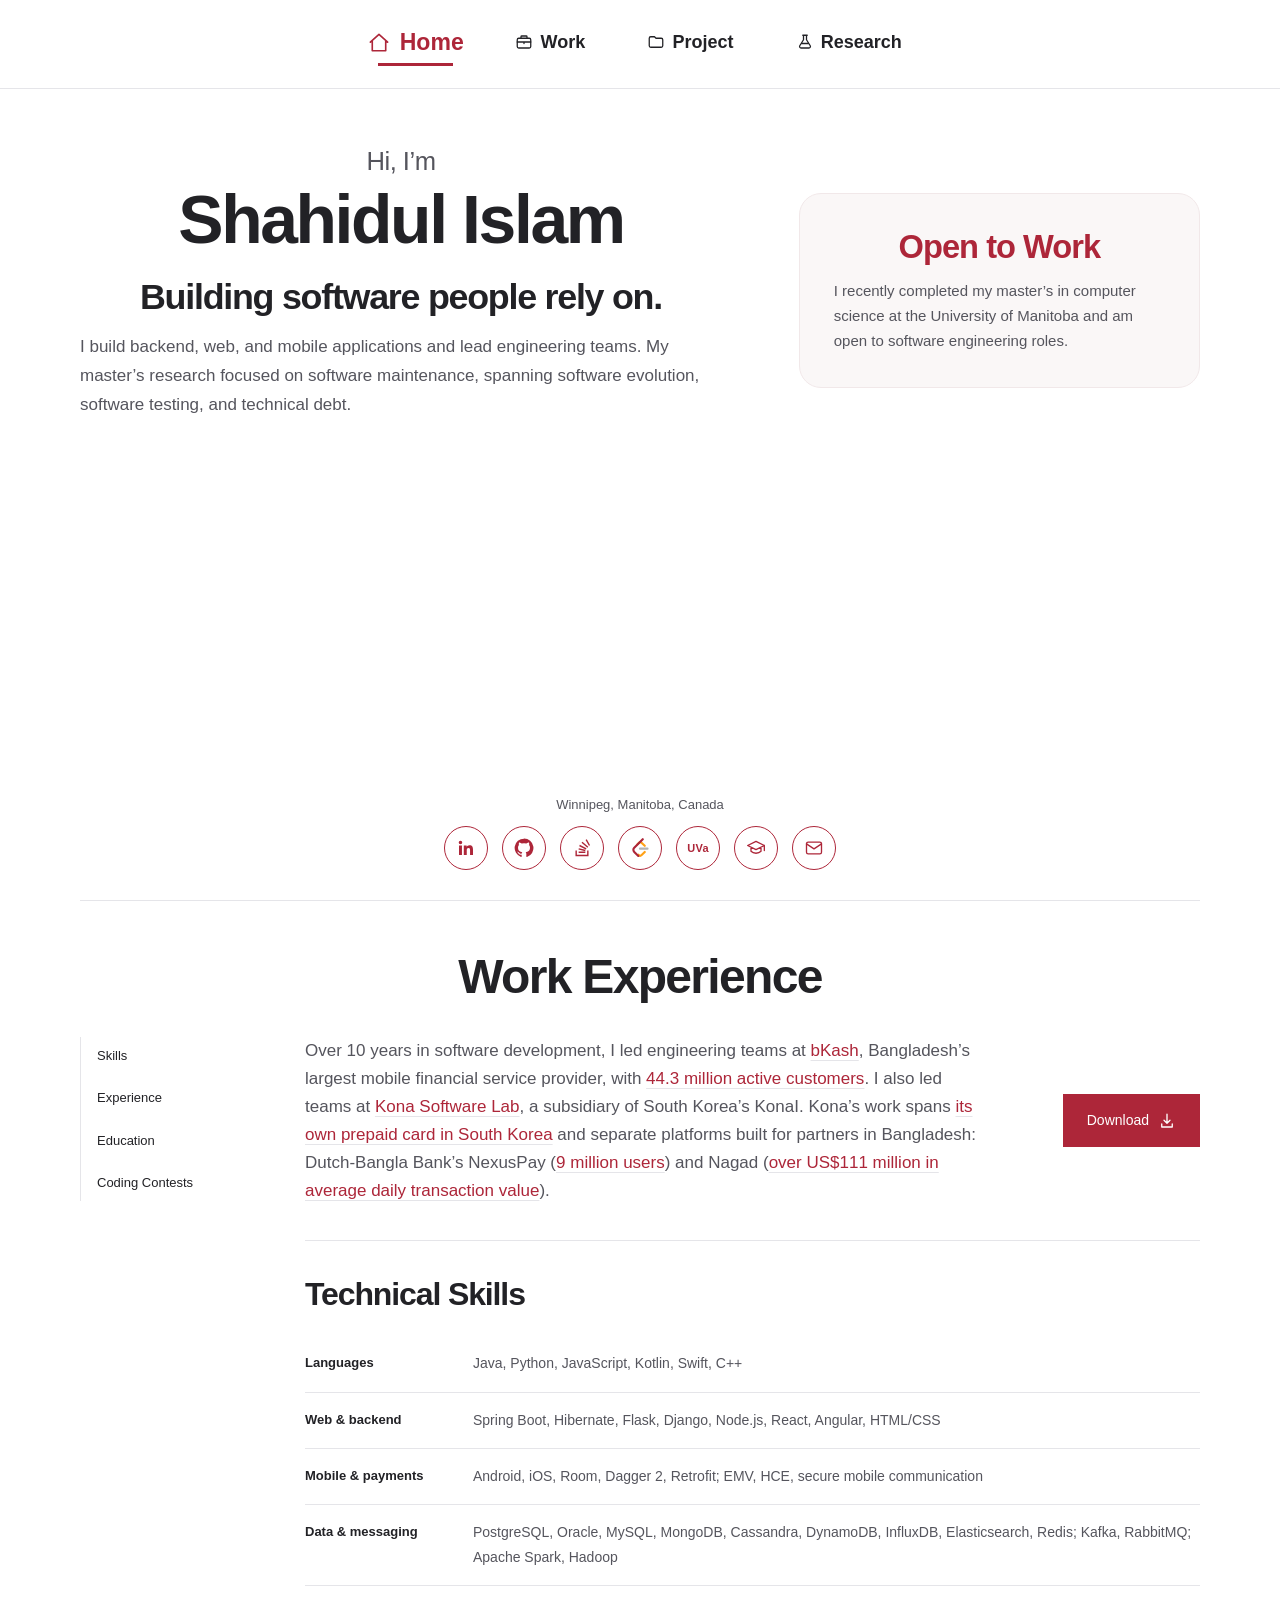
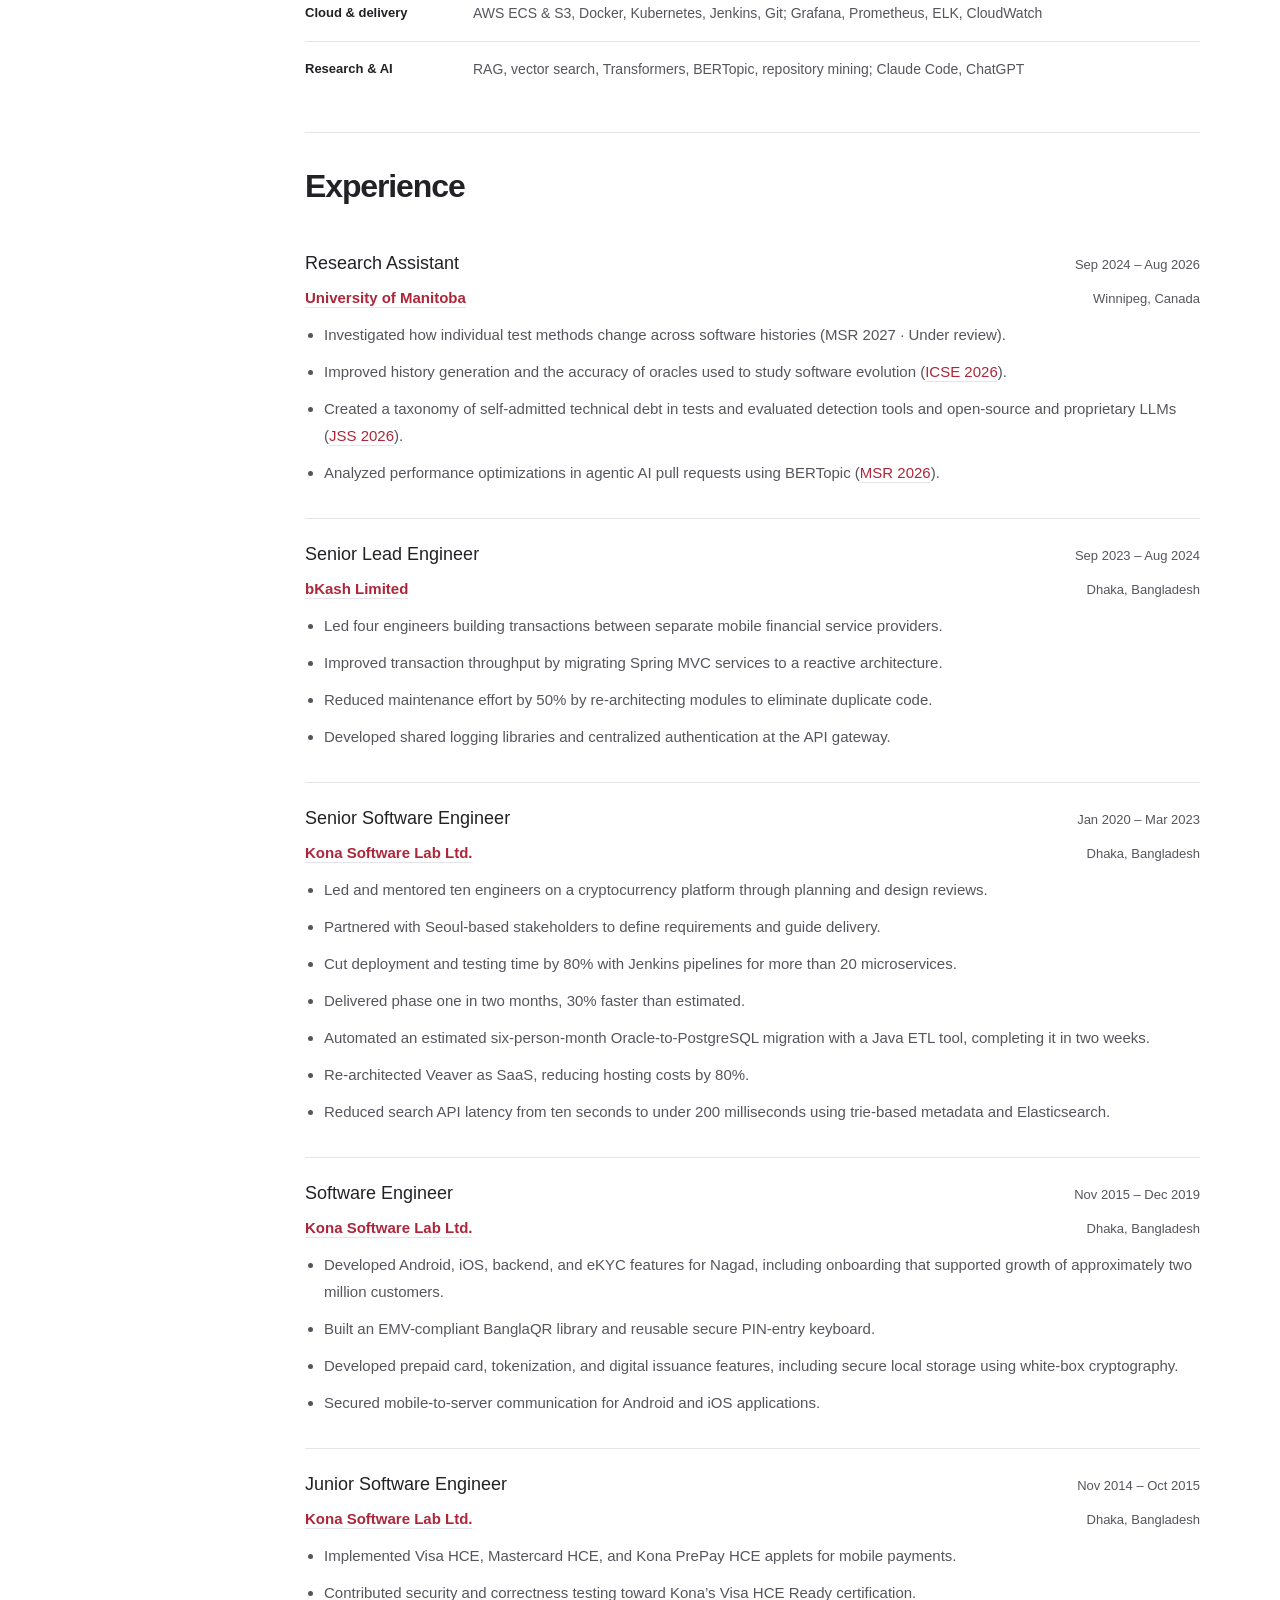
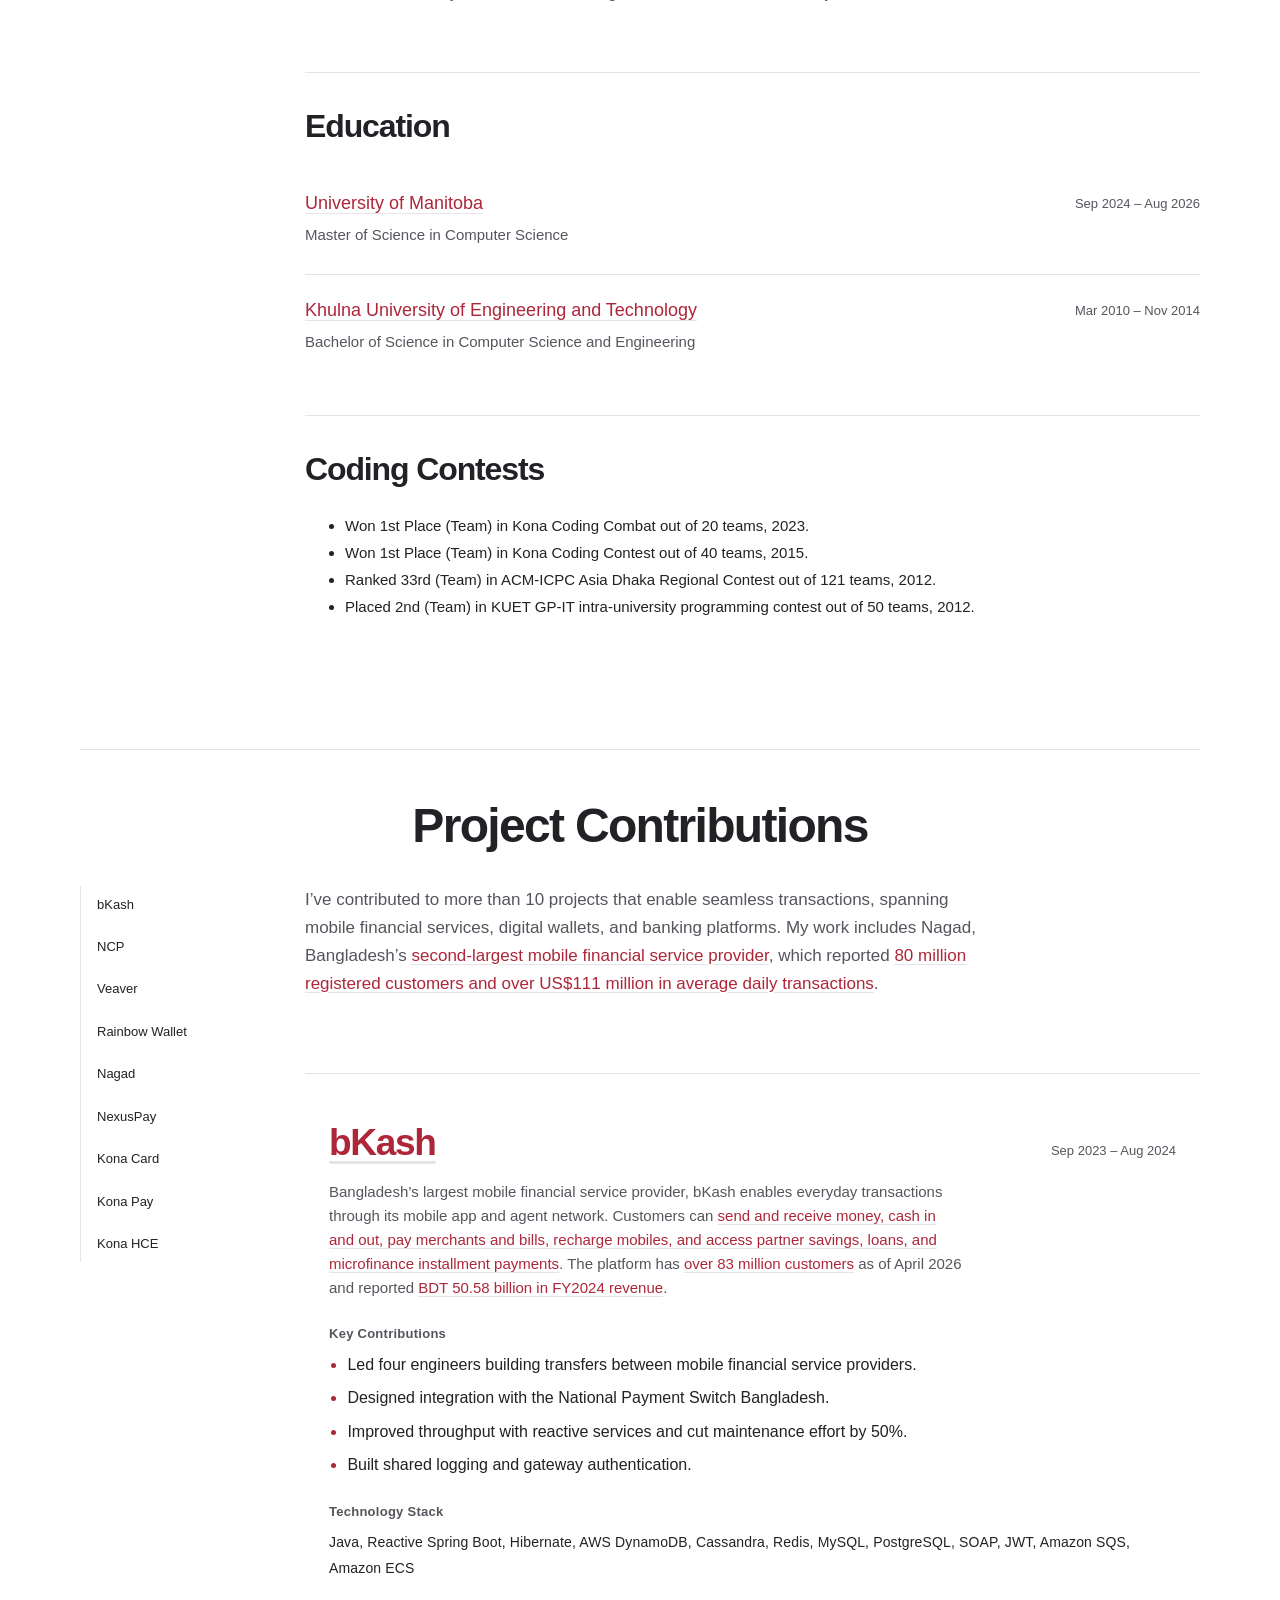
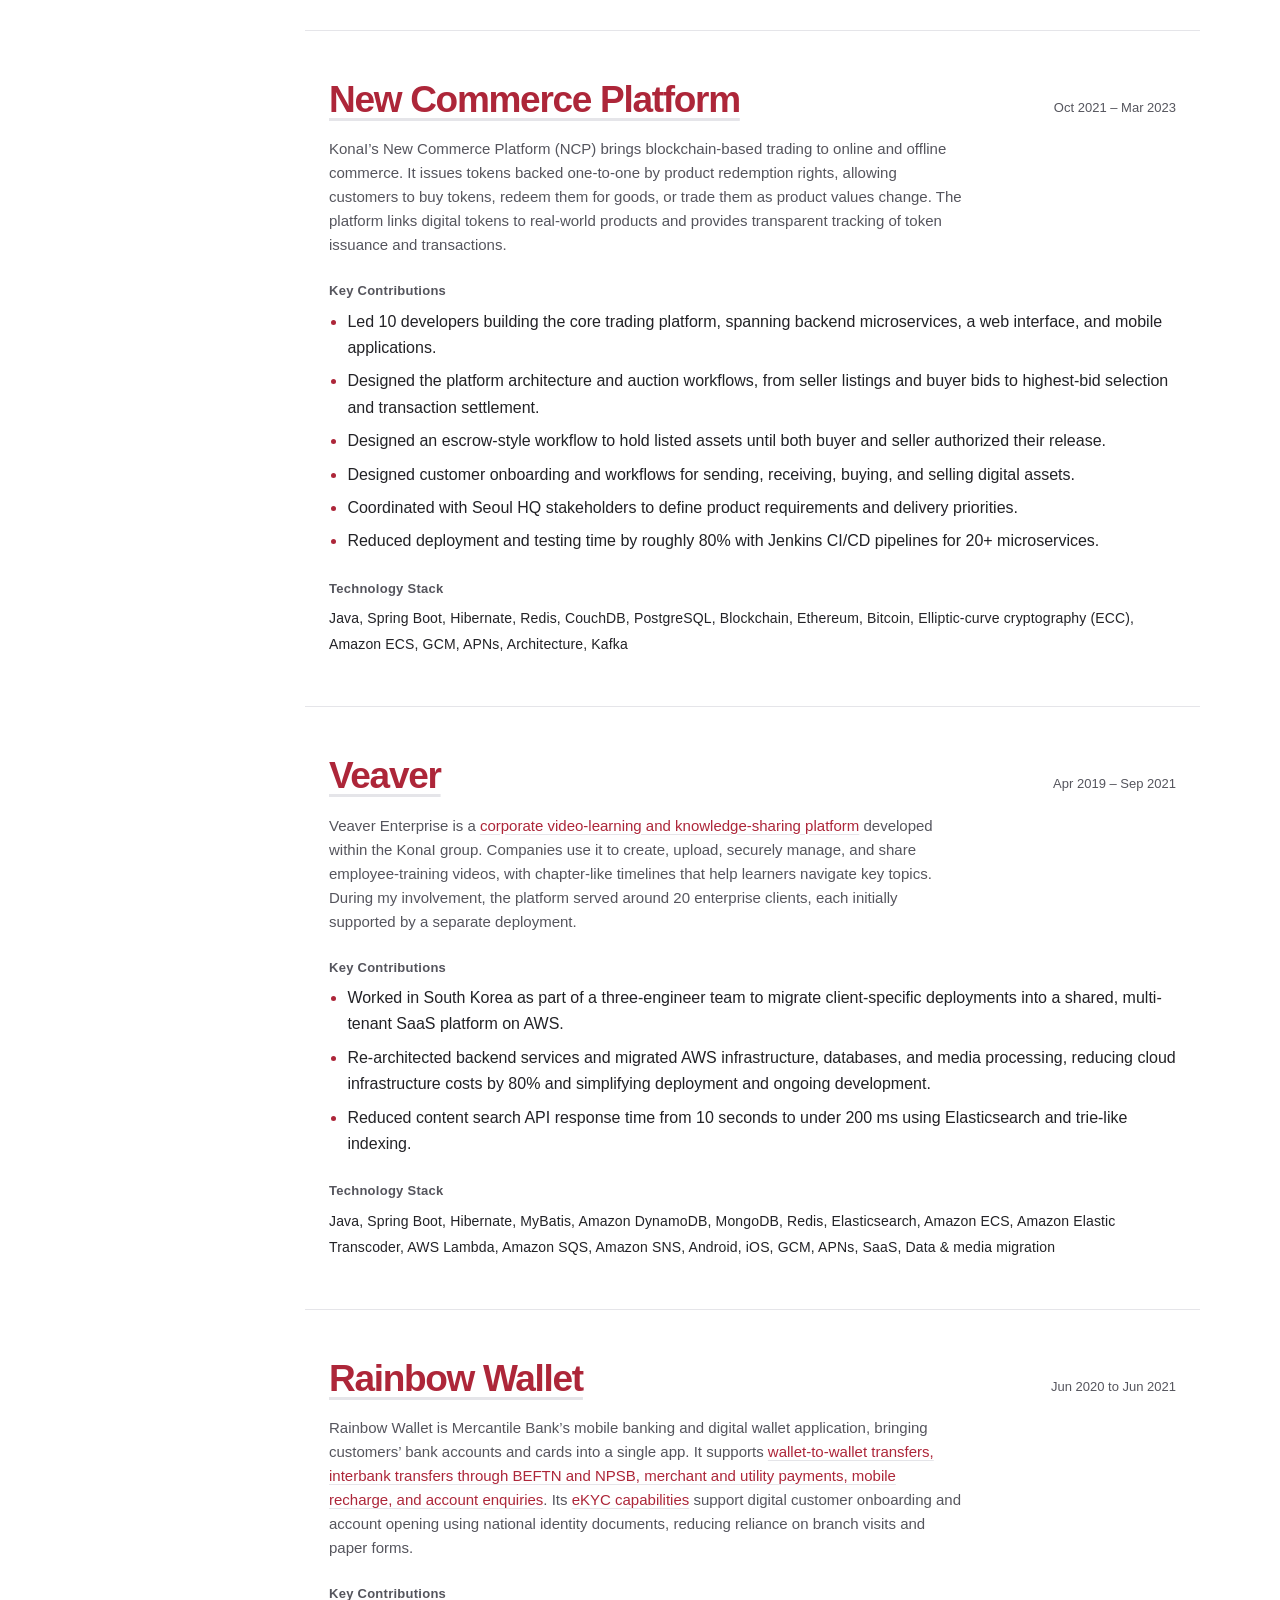
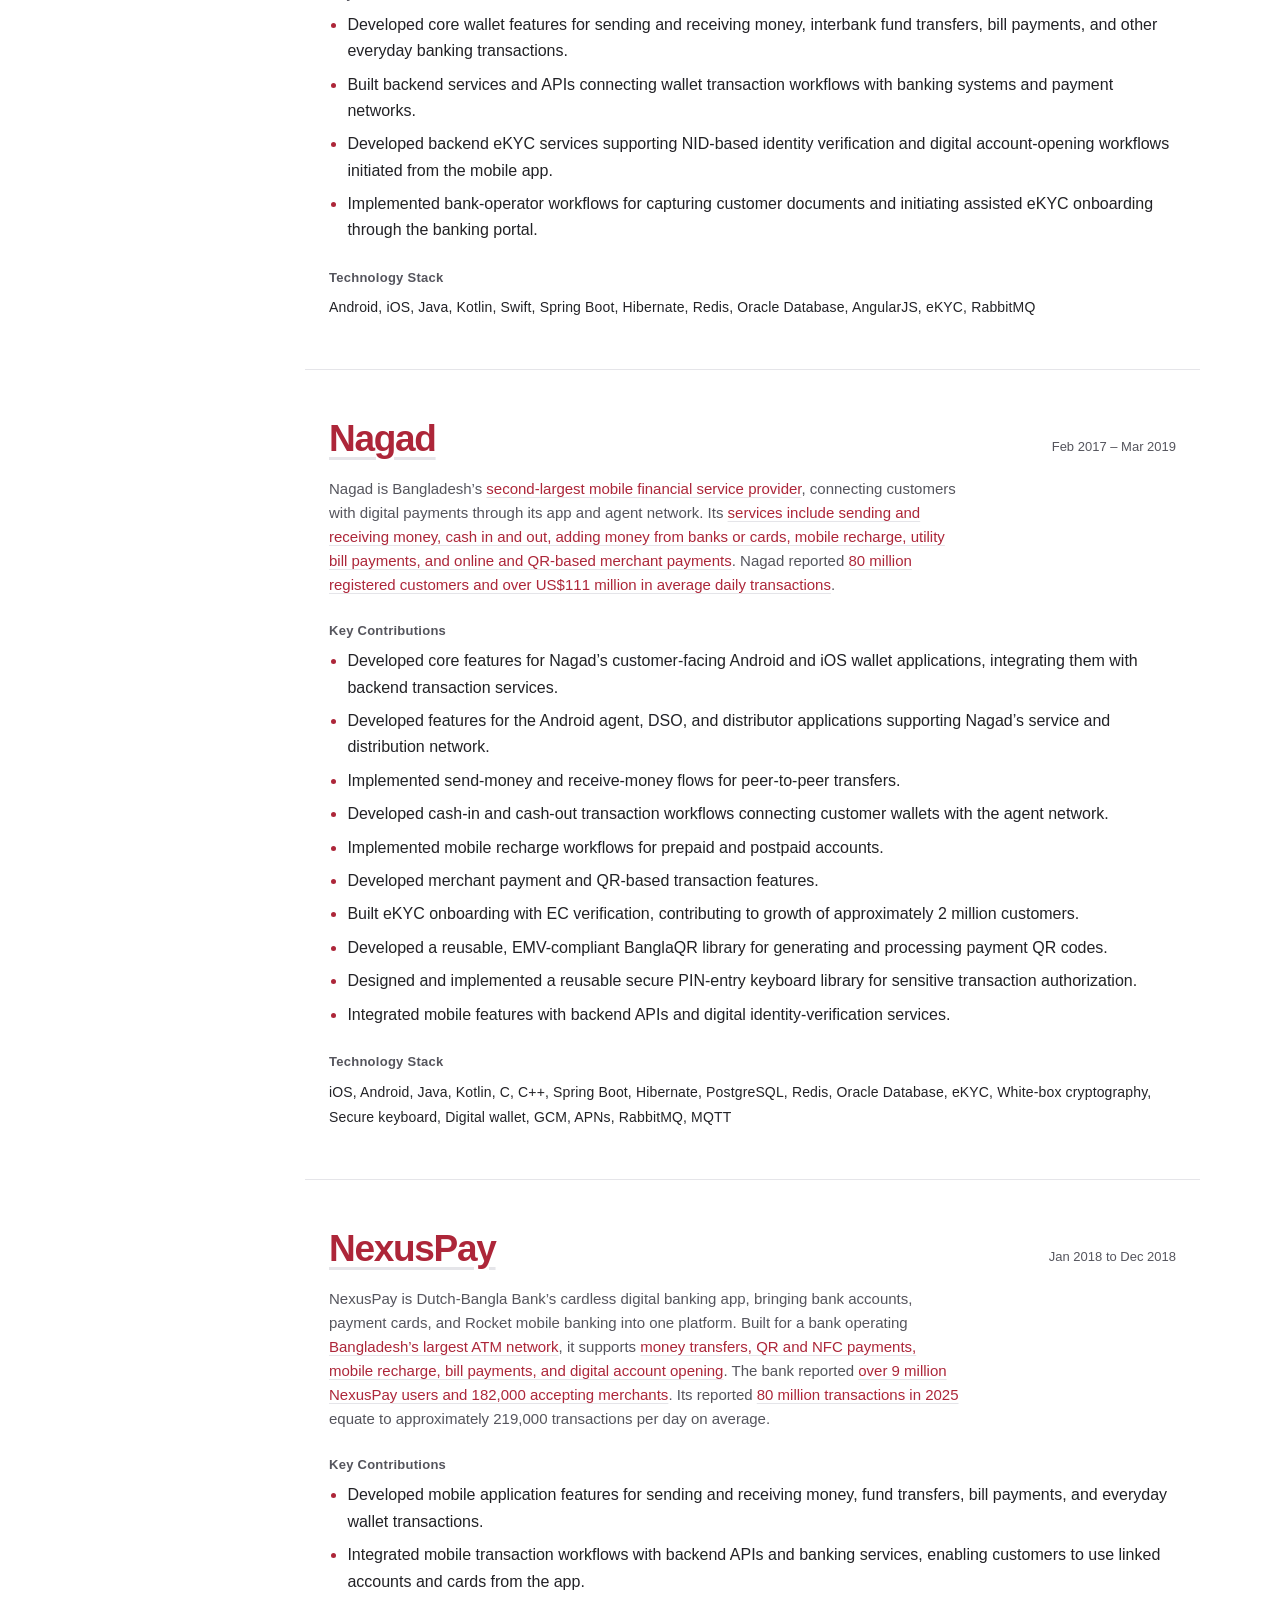
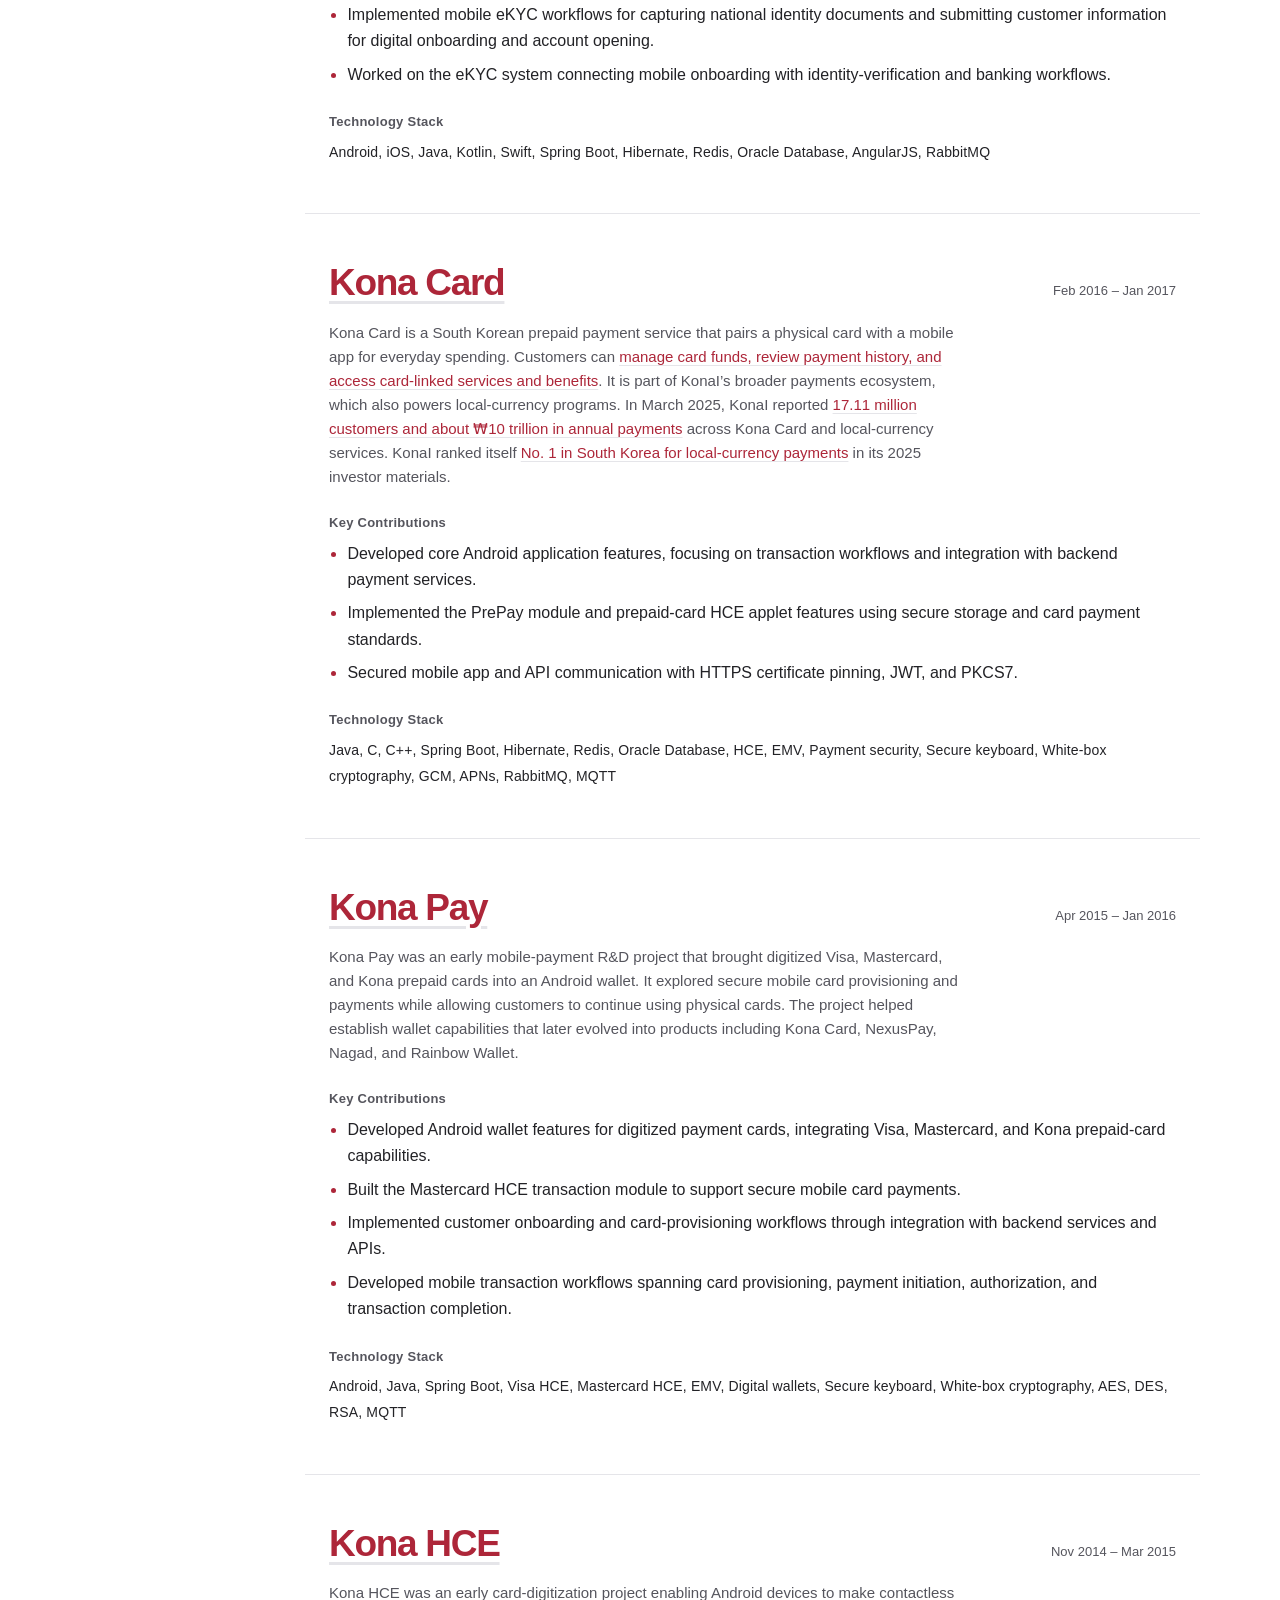
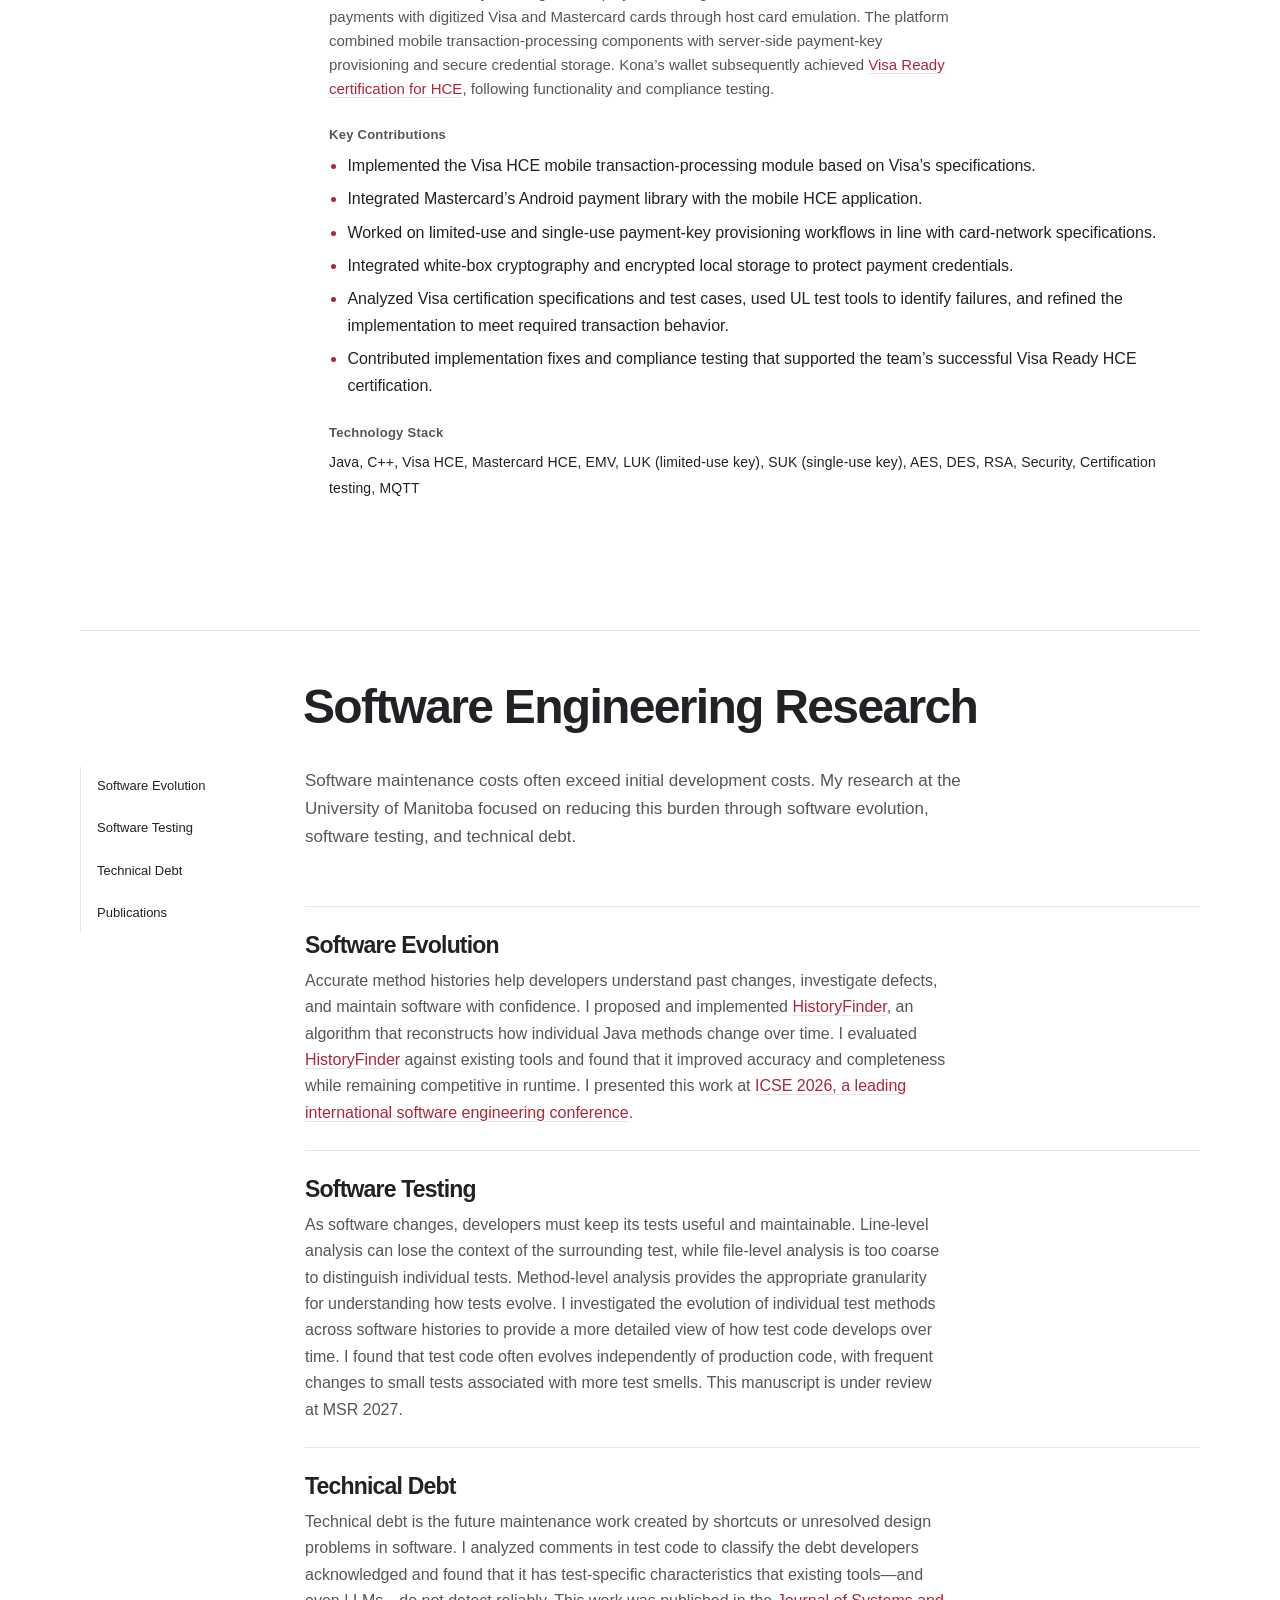
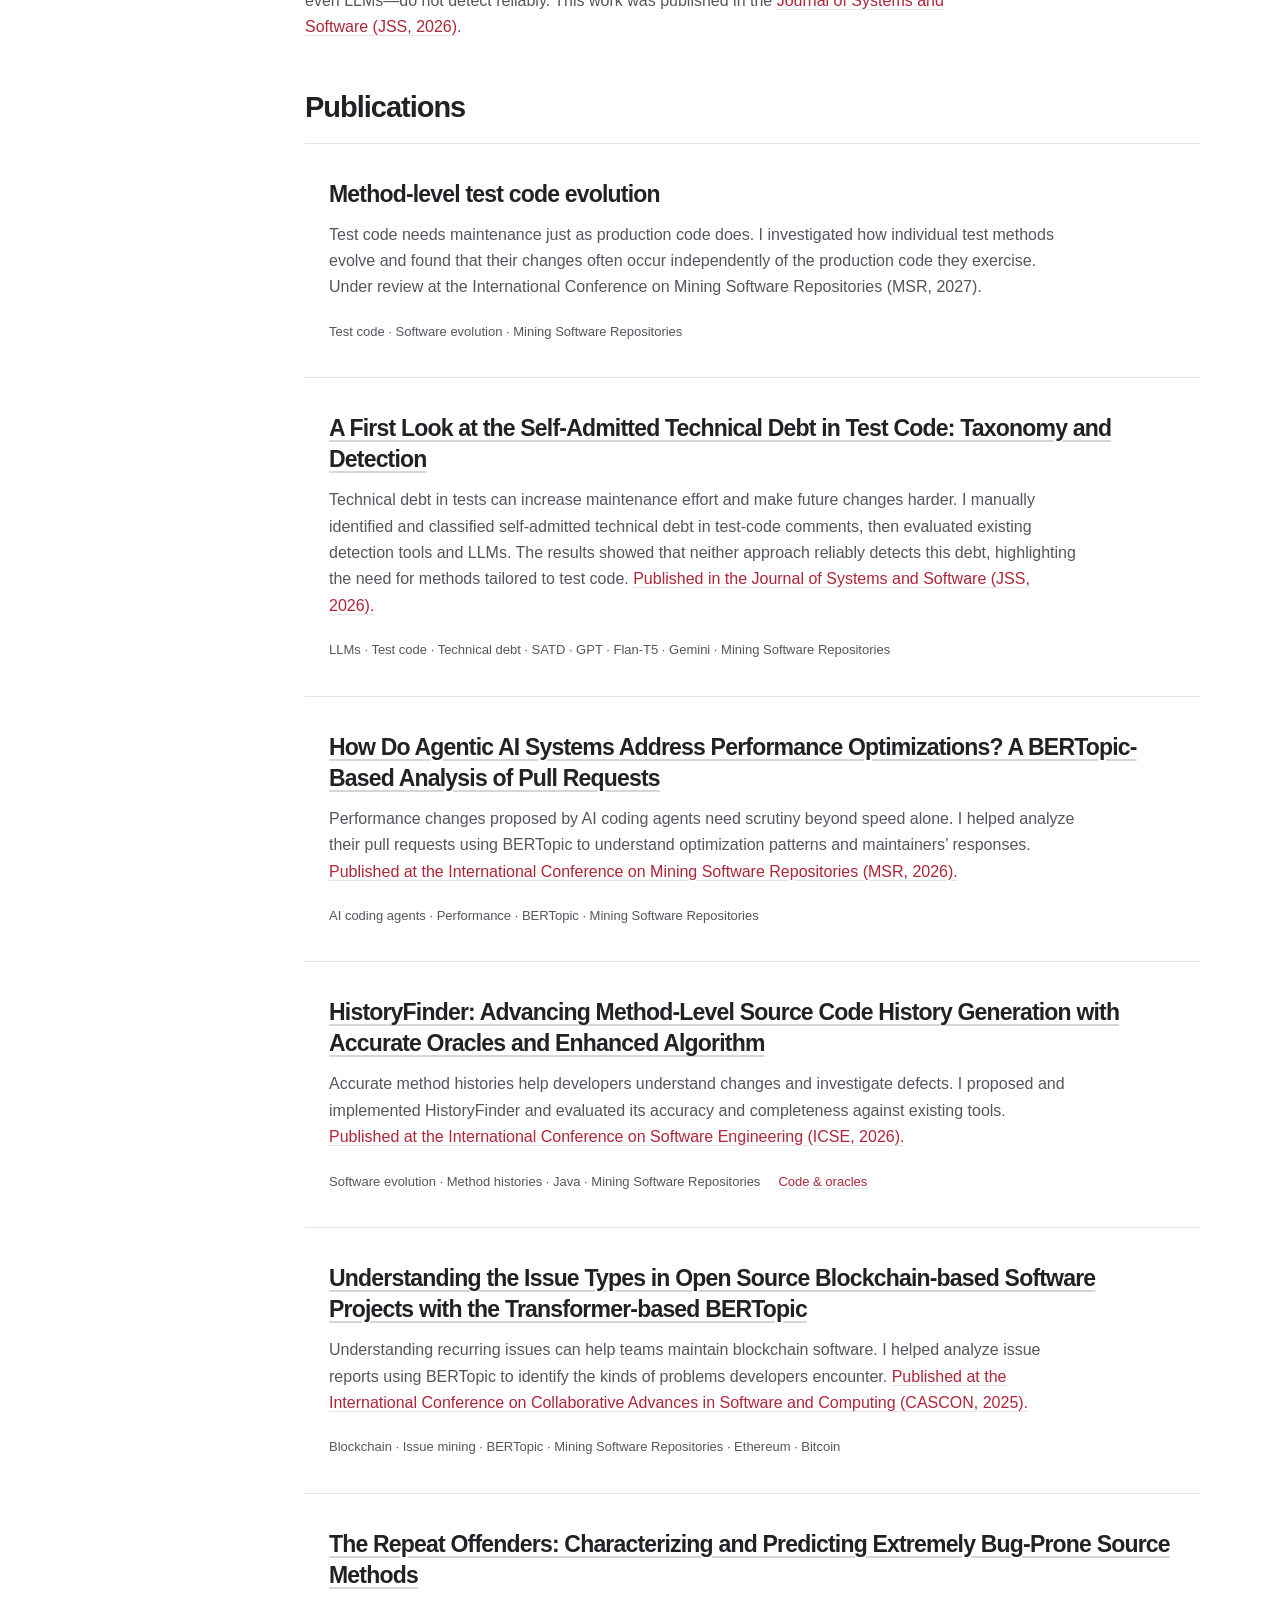
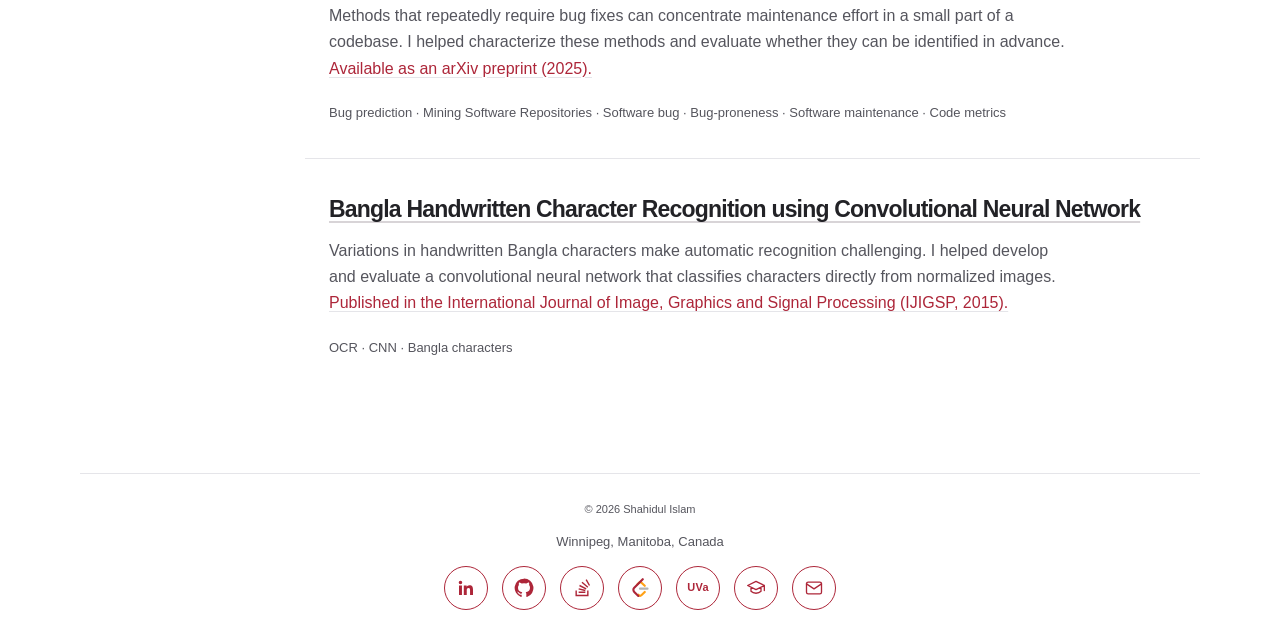
<file: contact.html>
<!doctype html><html lang="en"><head><meta charset="utf-8"><meta name="viewport" content="width=device-width,initial-scale=1"><title>Contact · Shahidul Islam</title><script>location.replace('index.html'+(location.hash||'#contact'));</script><meta http-equiv="refresh" content="0;url=index.html#contact"></head><body><a href="index.html#contact">Continue to Contact</a></body></html>
</file>
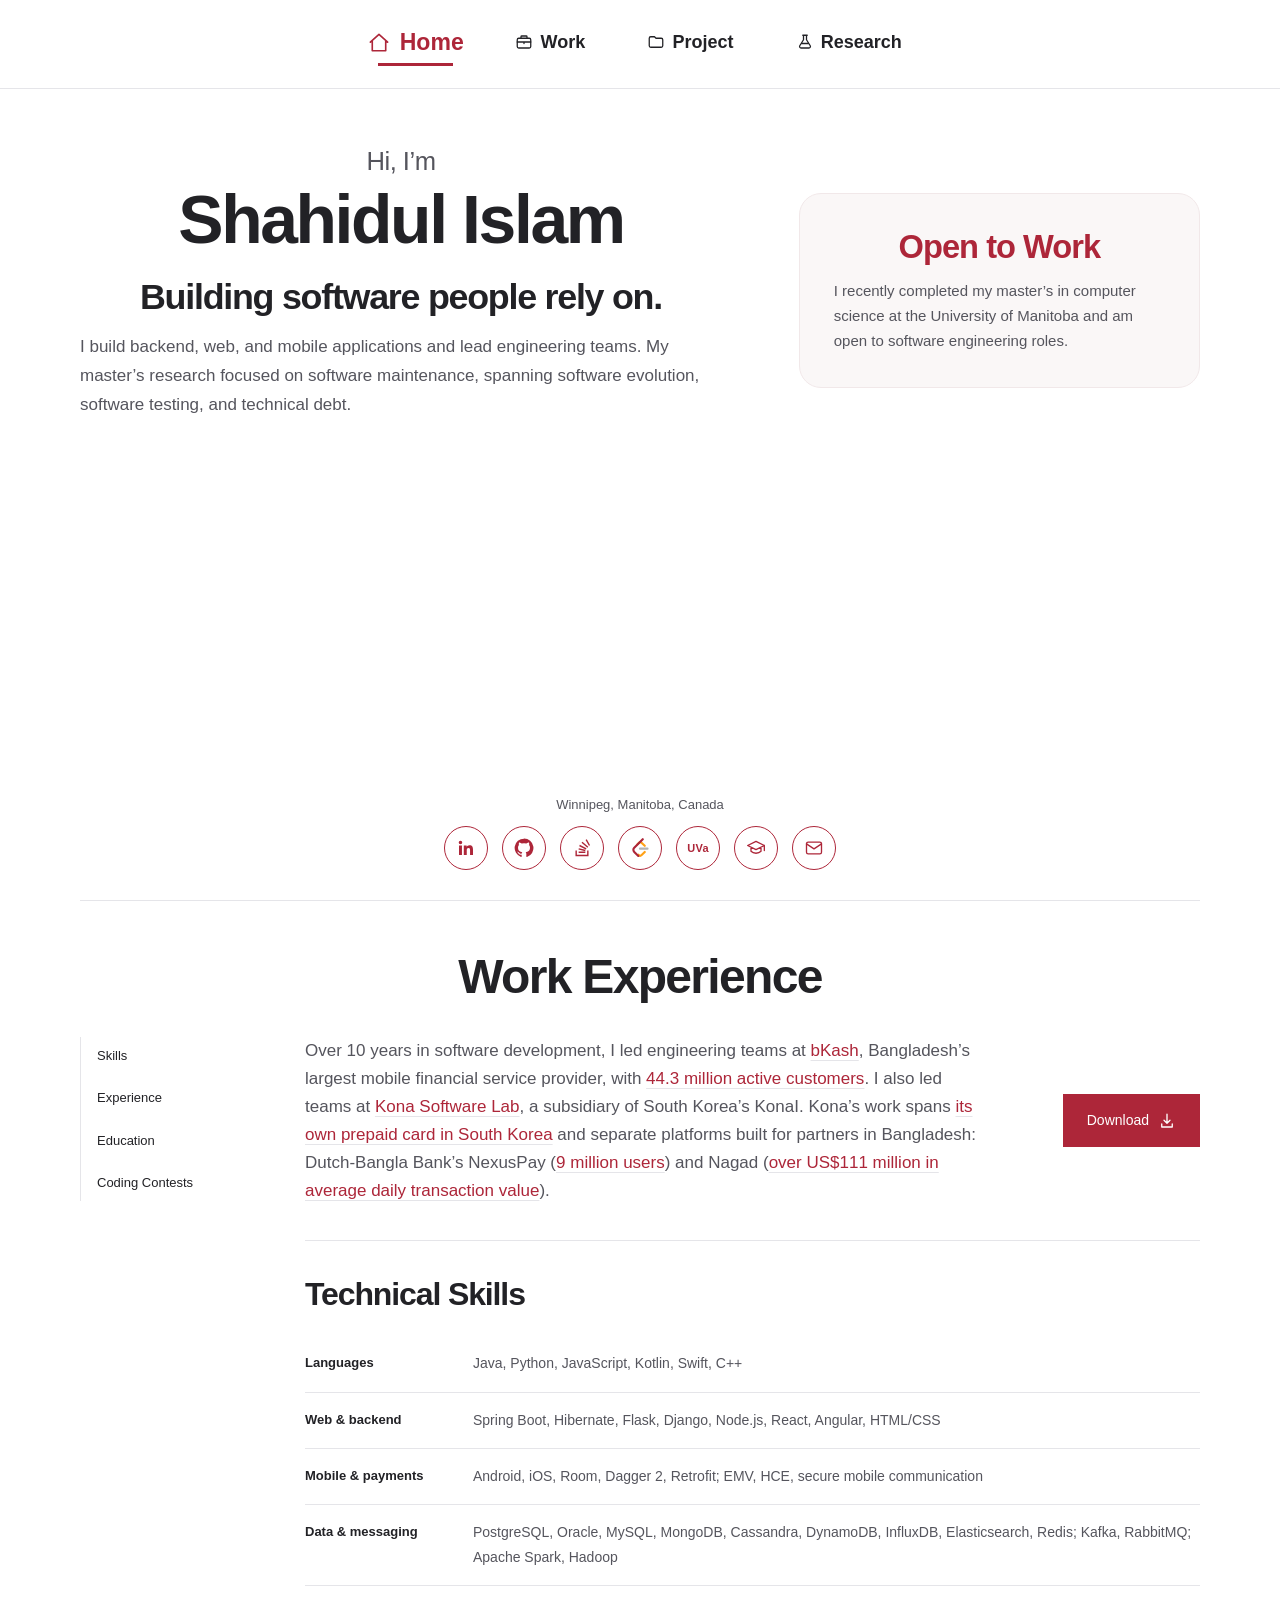
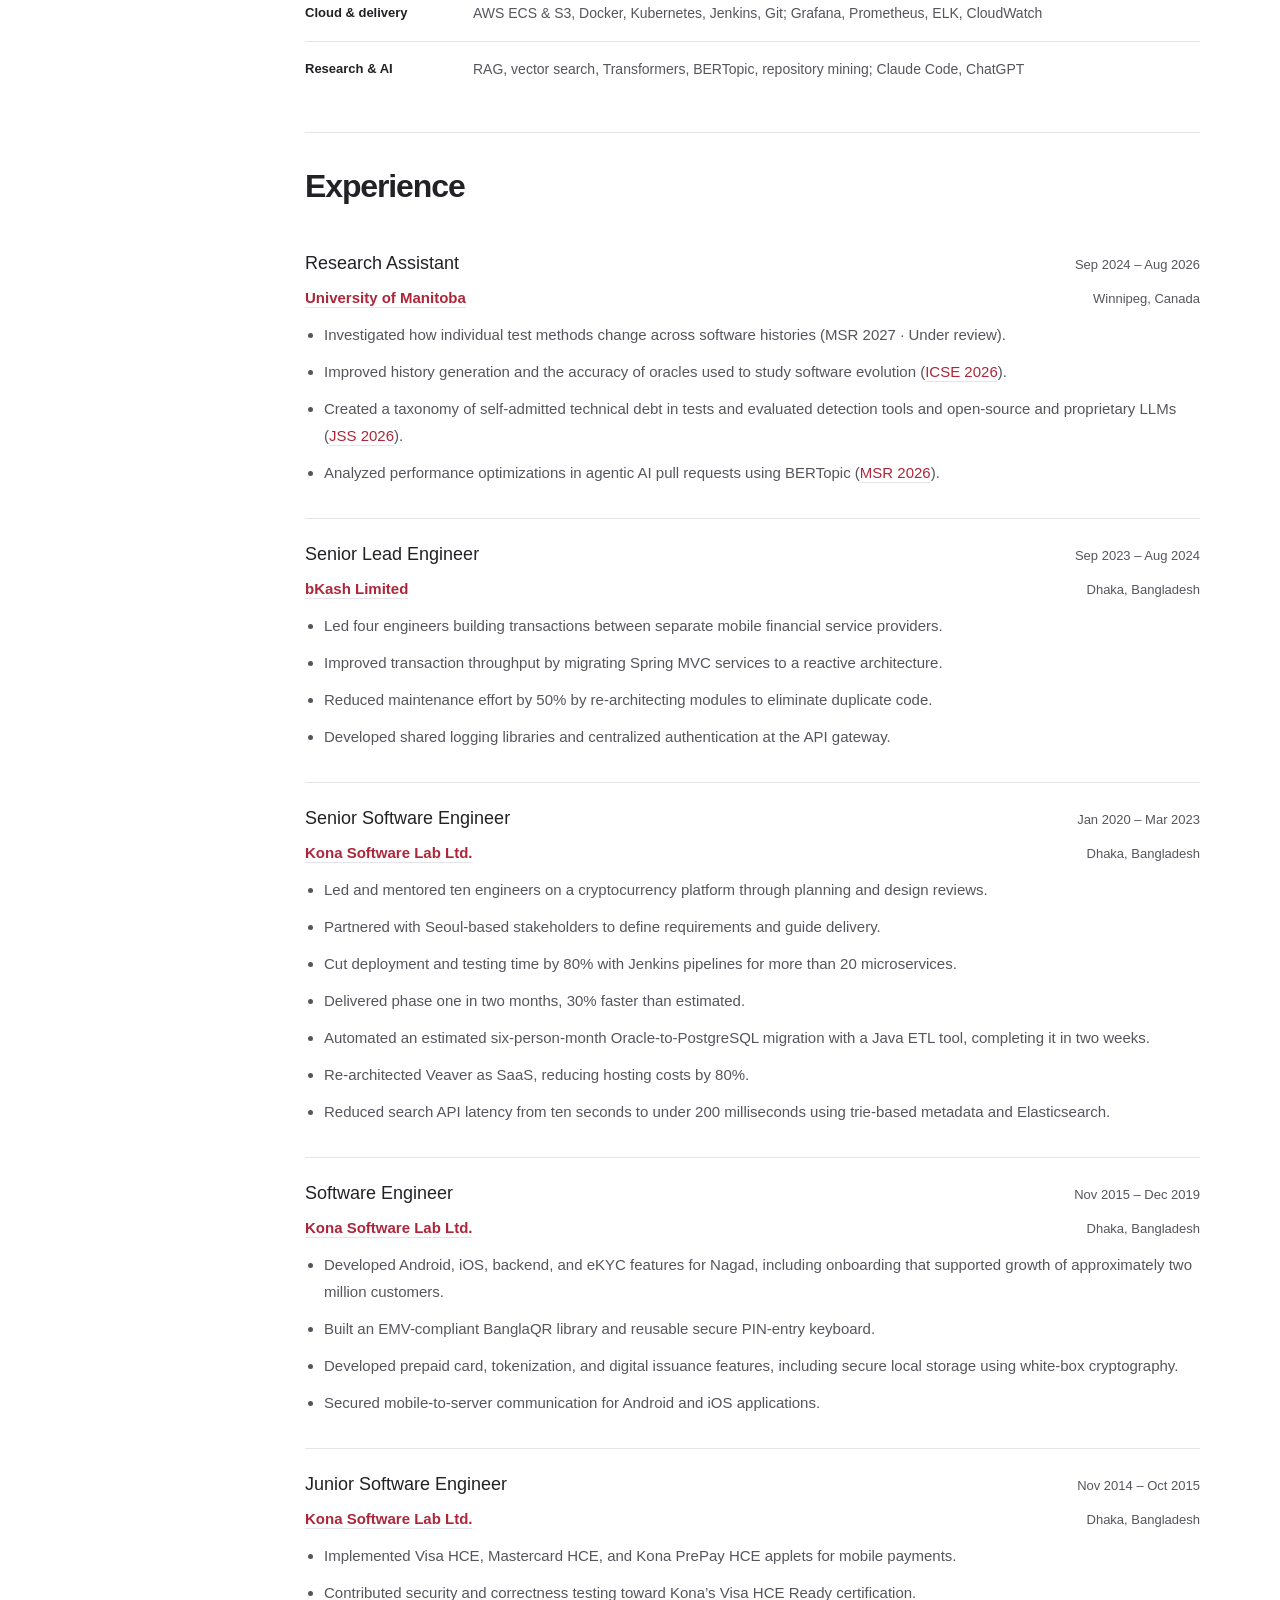
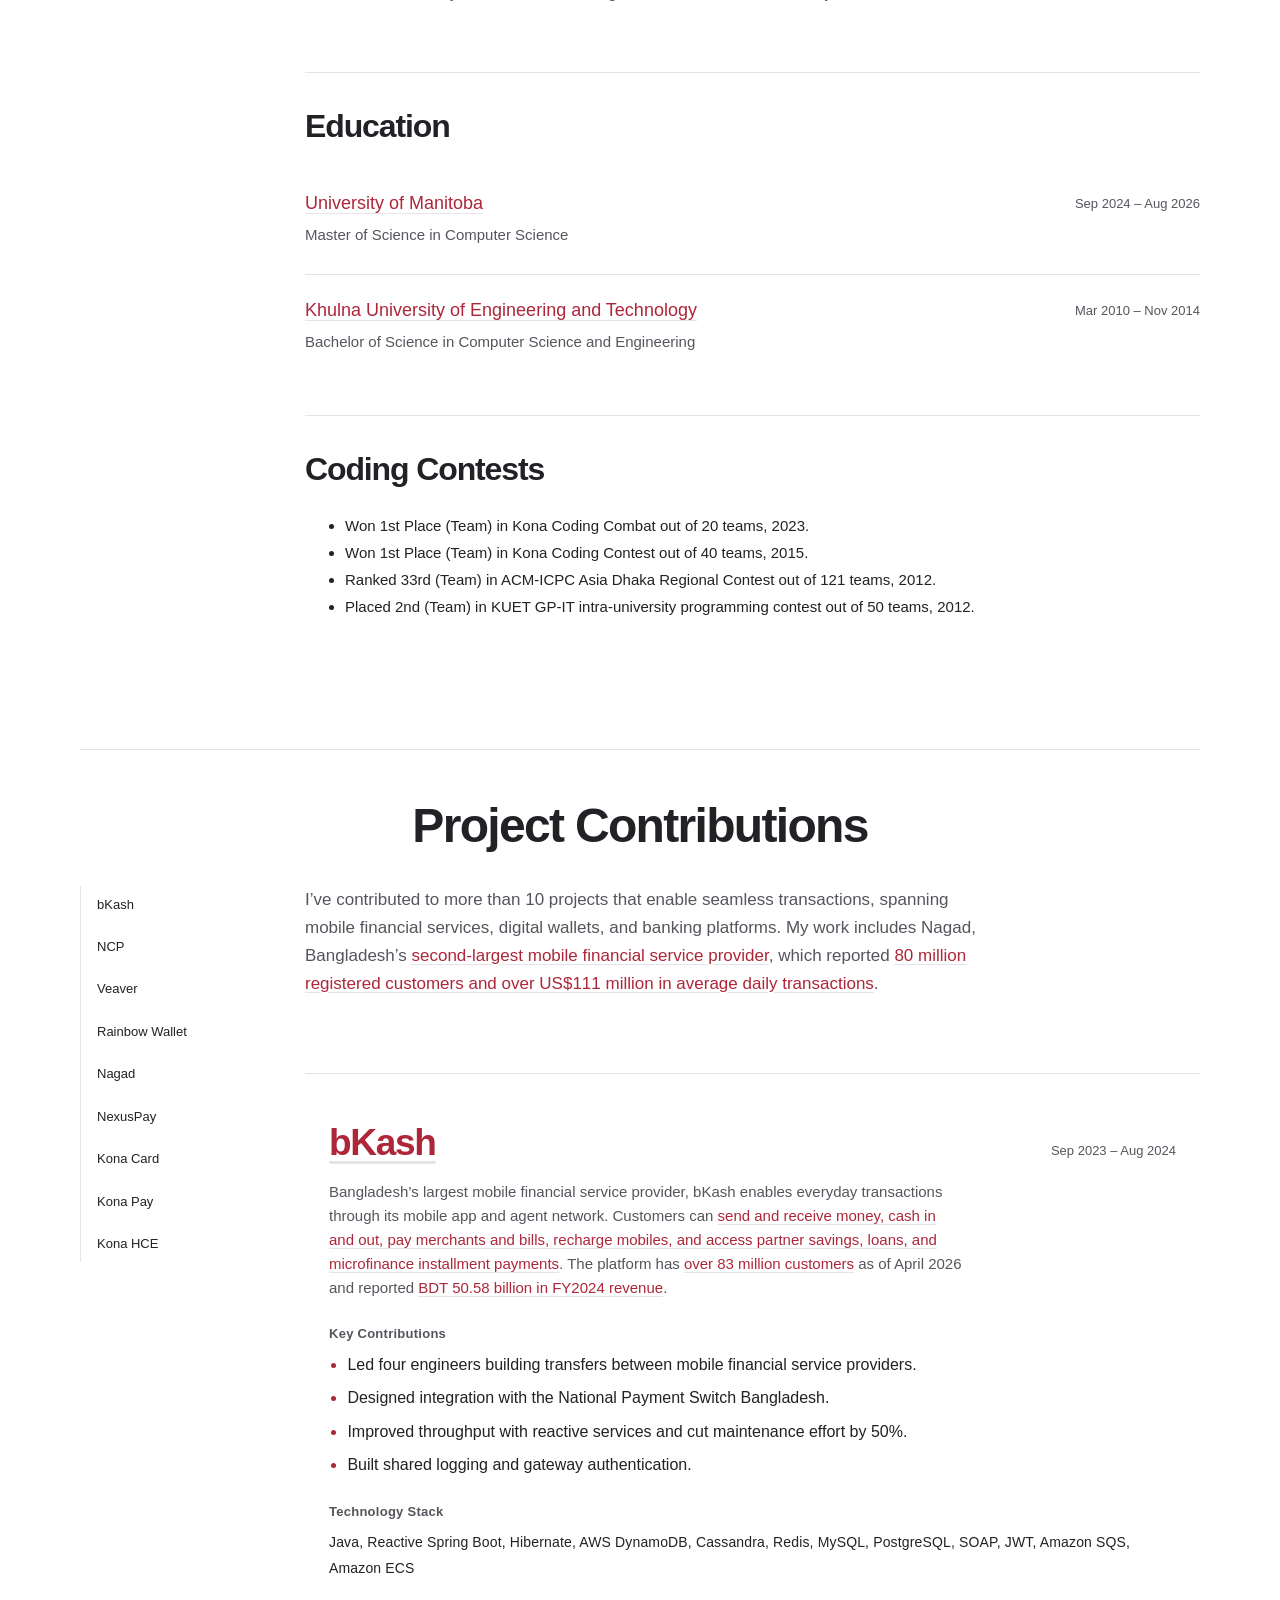
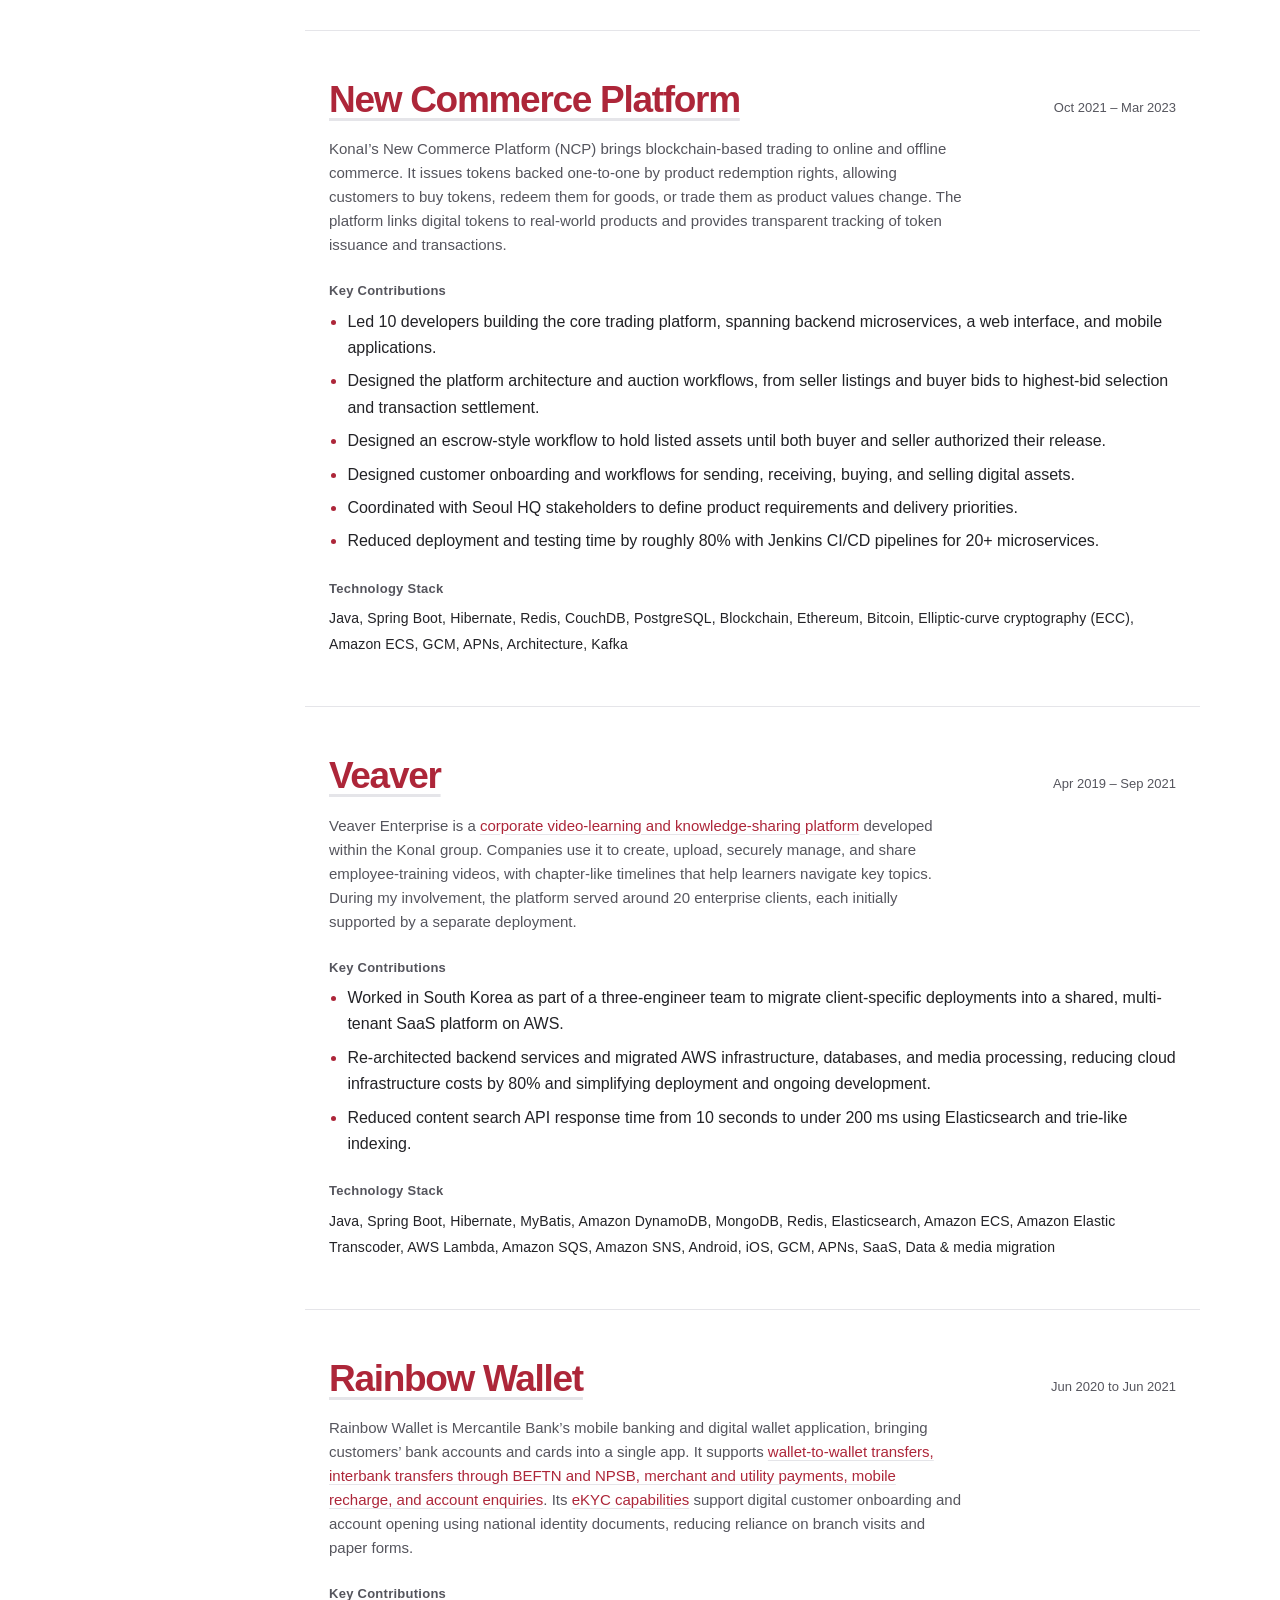
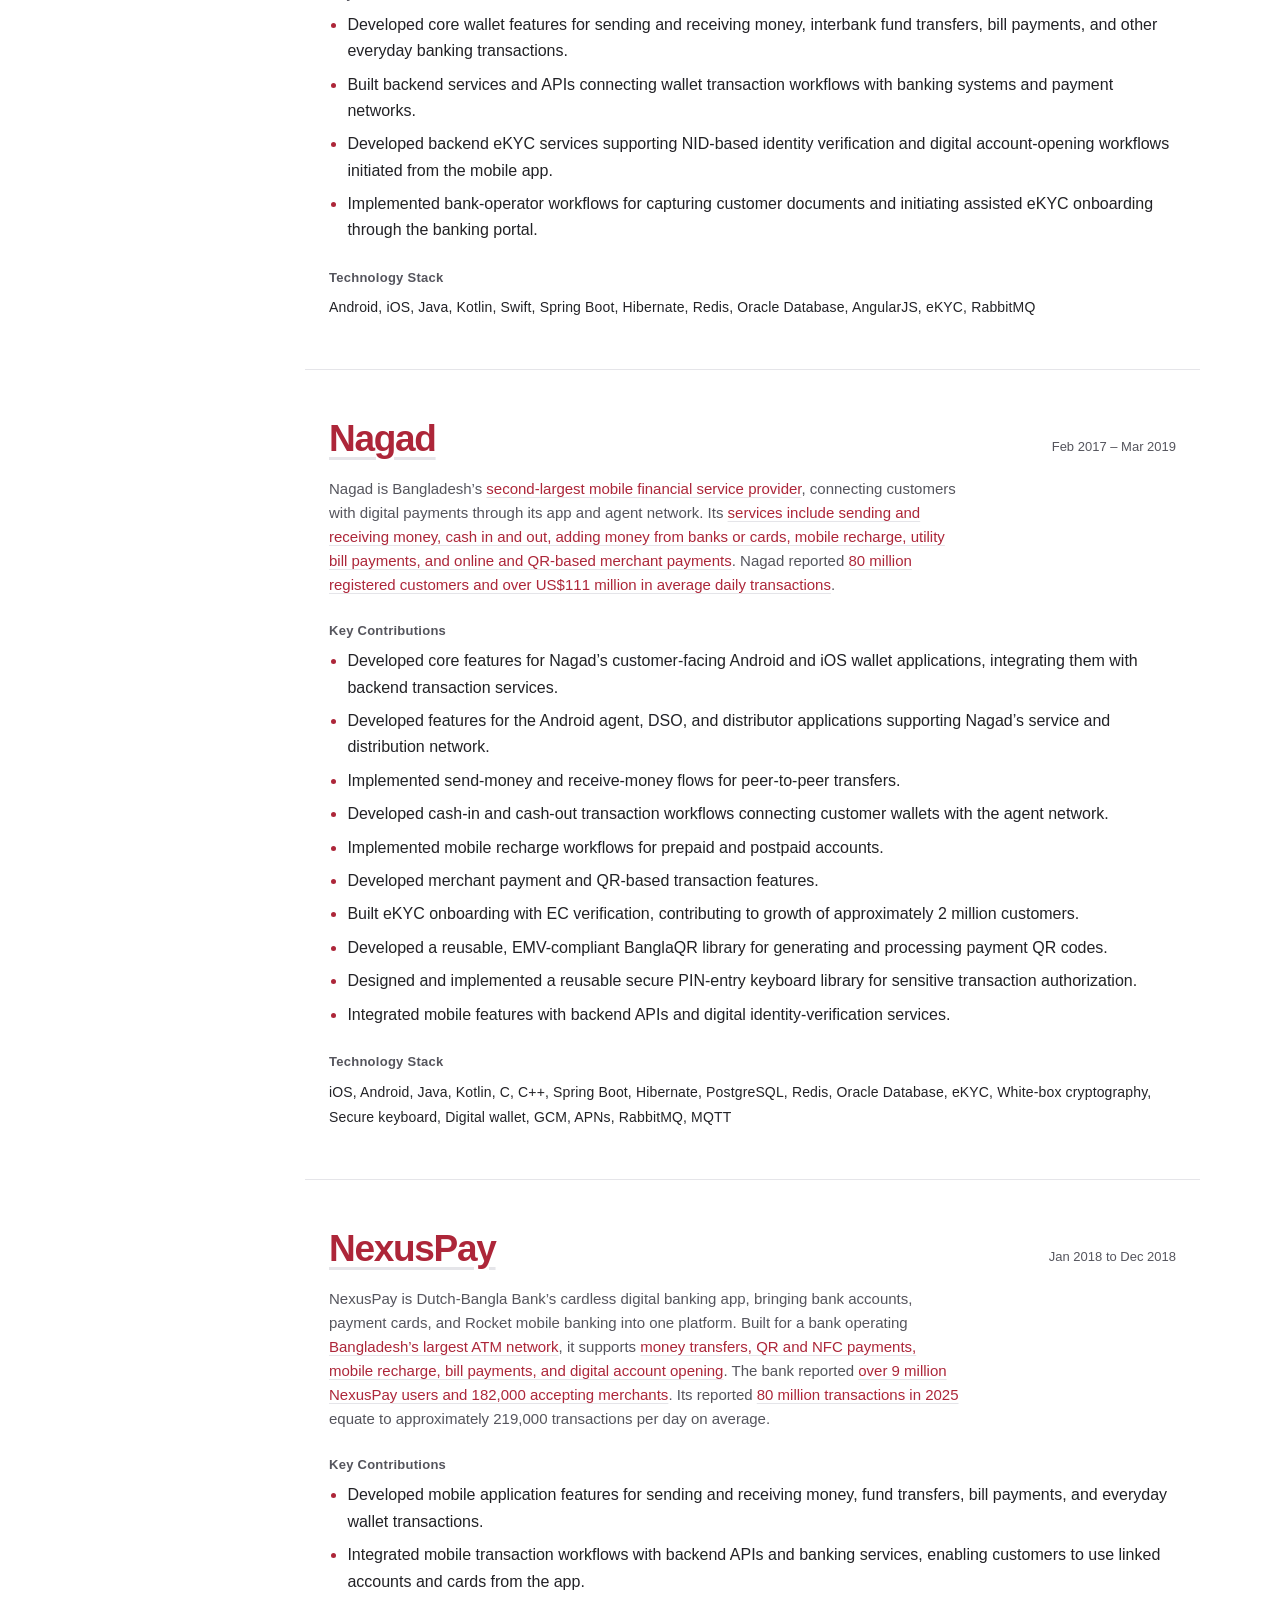
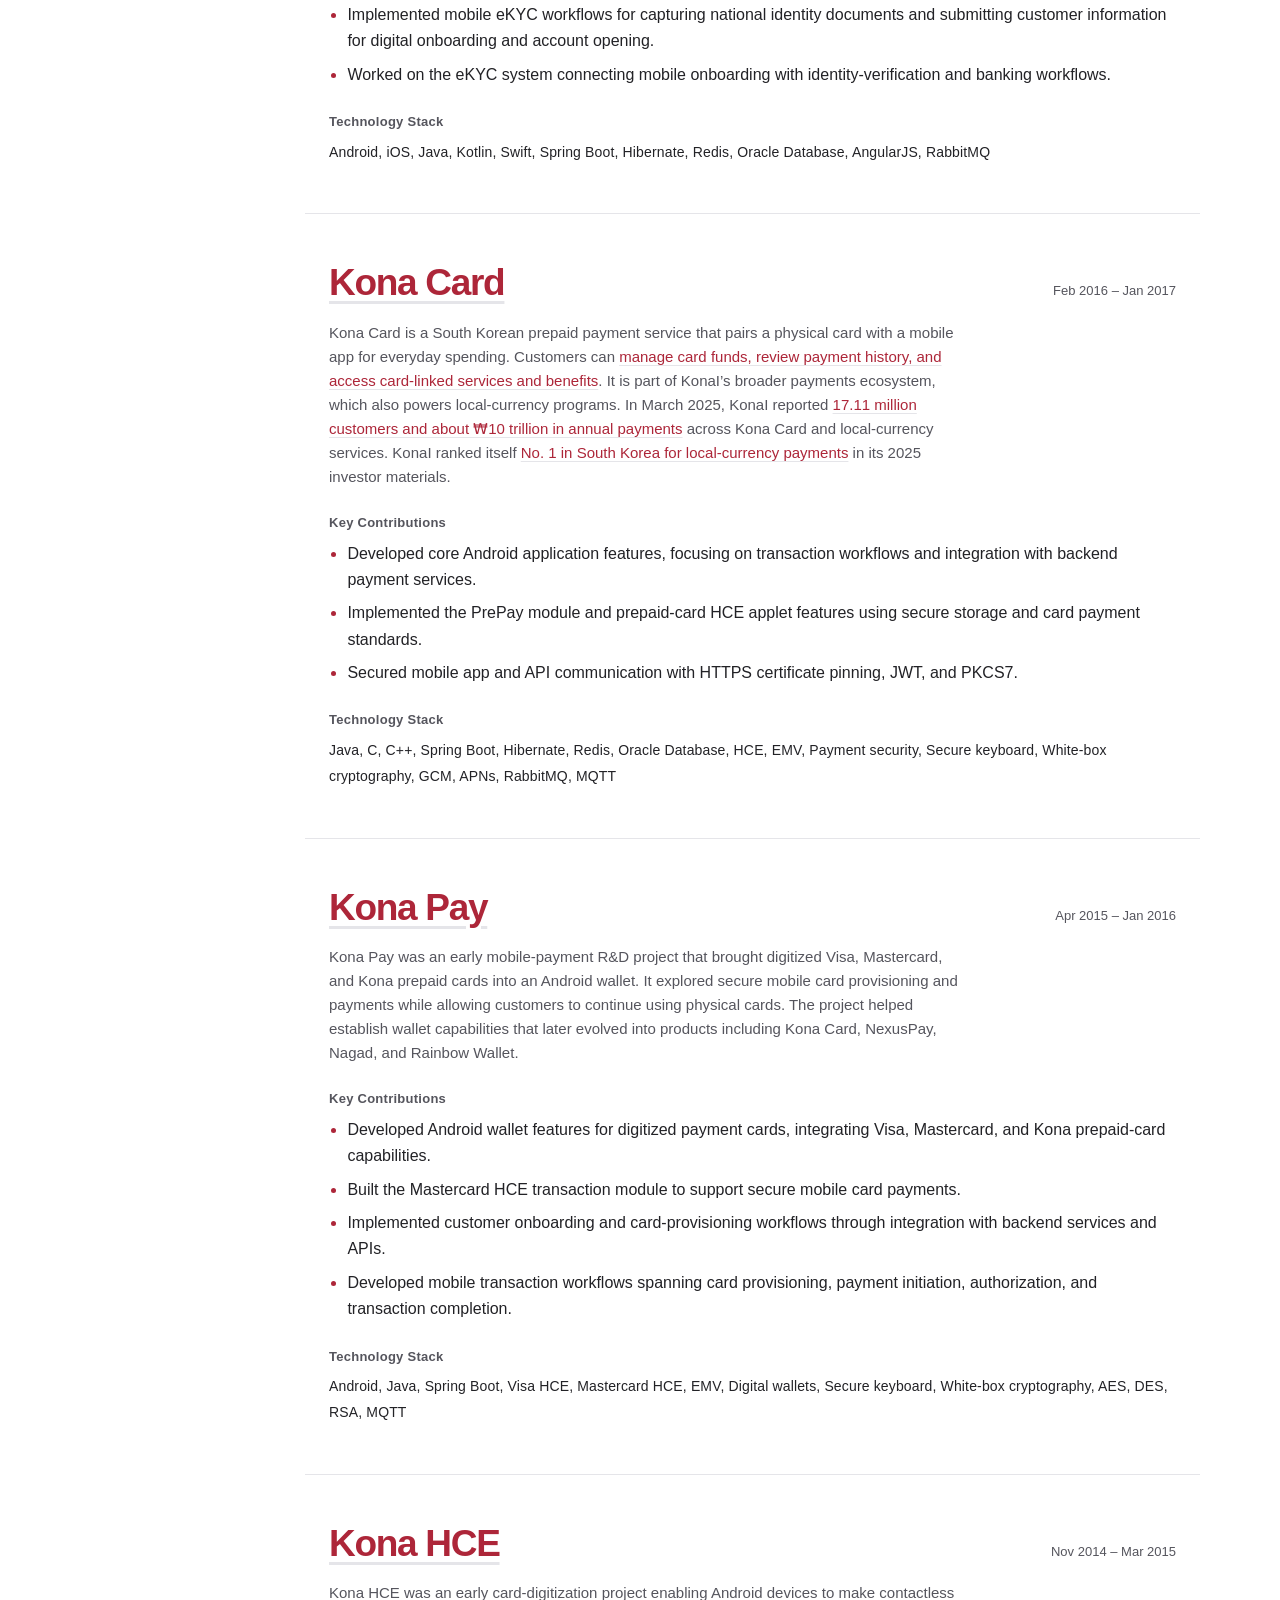
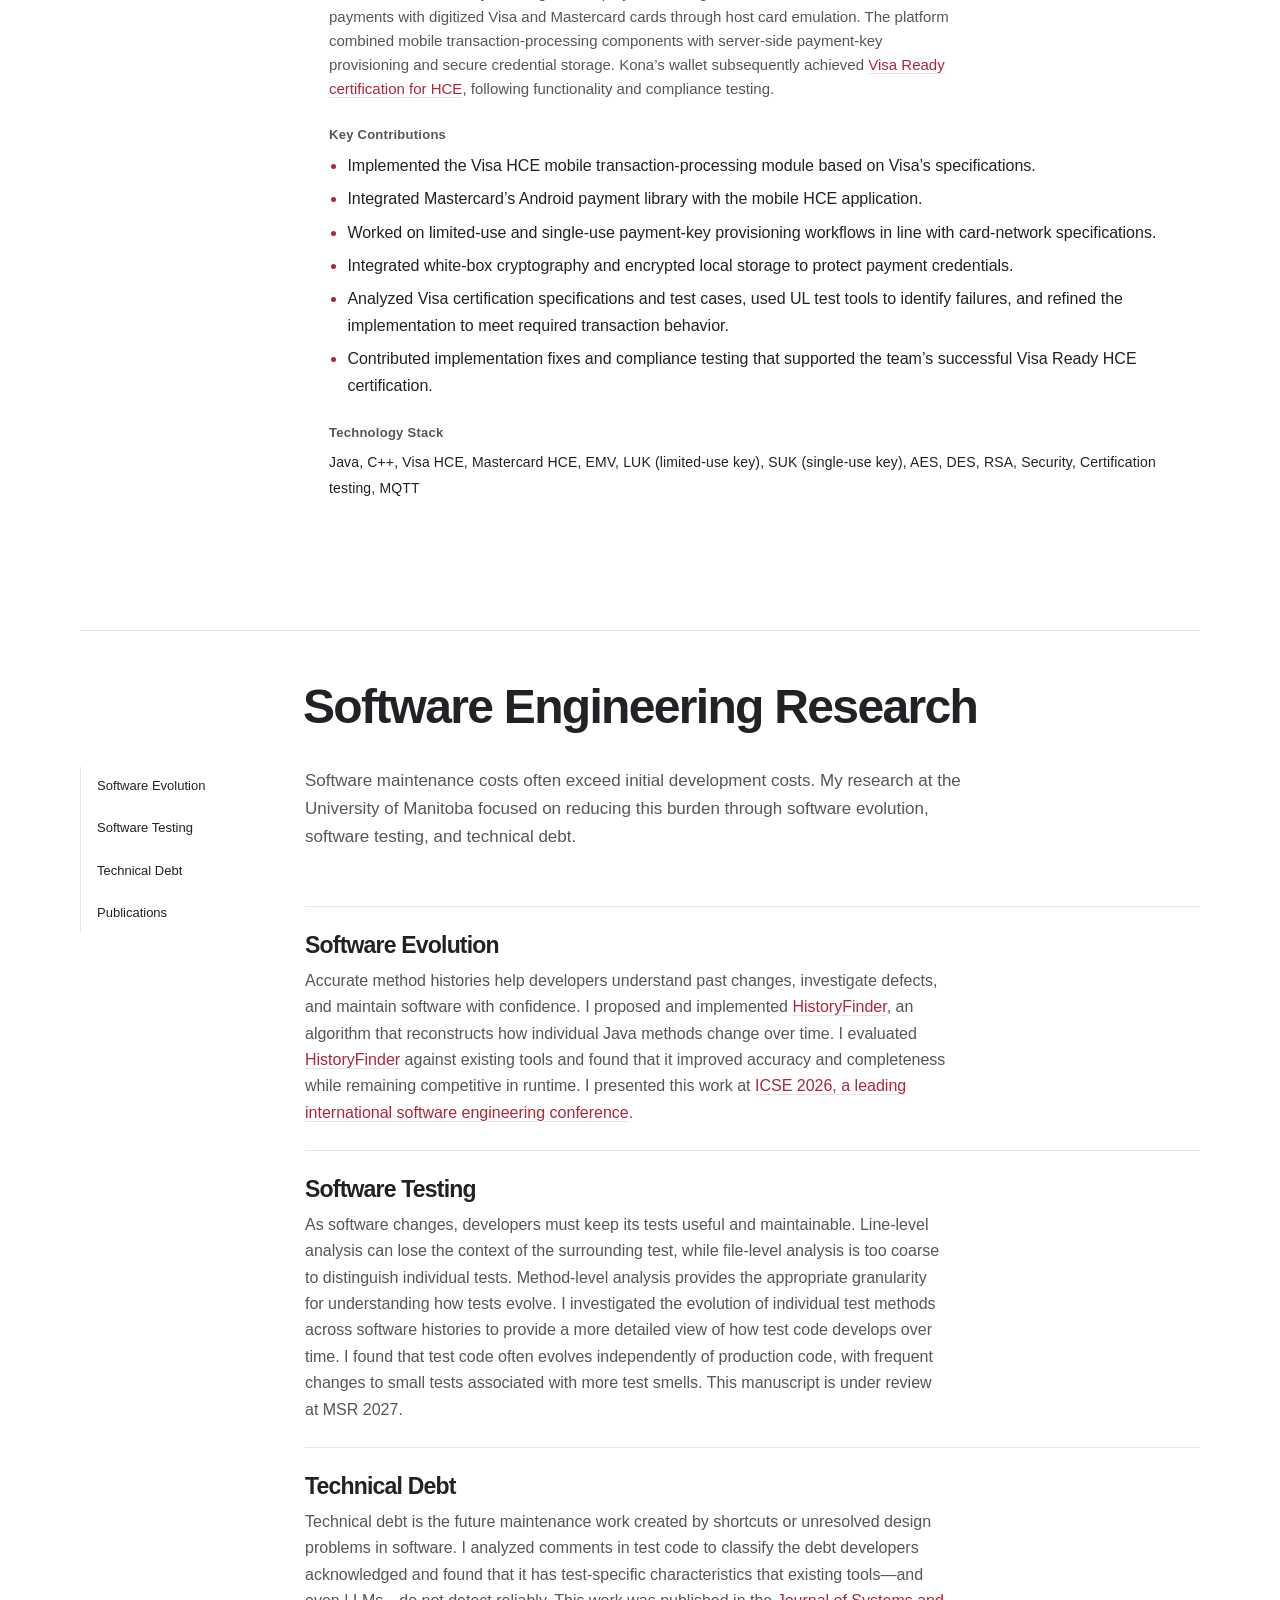
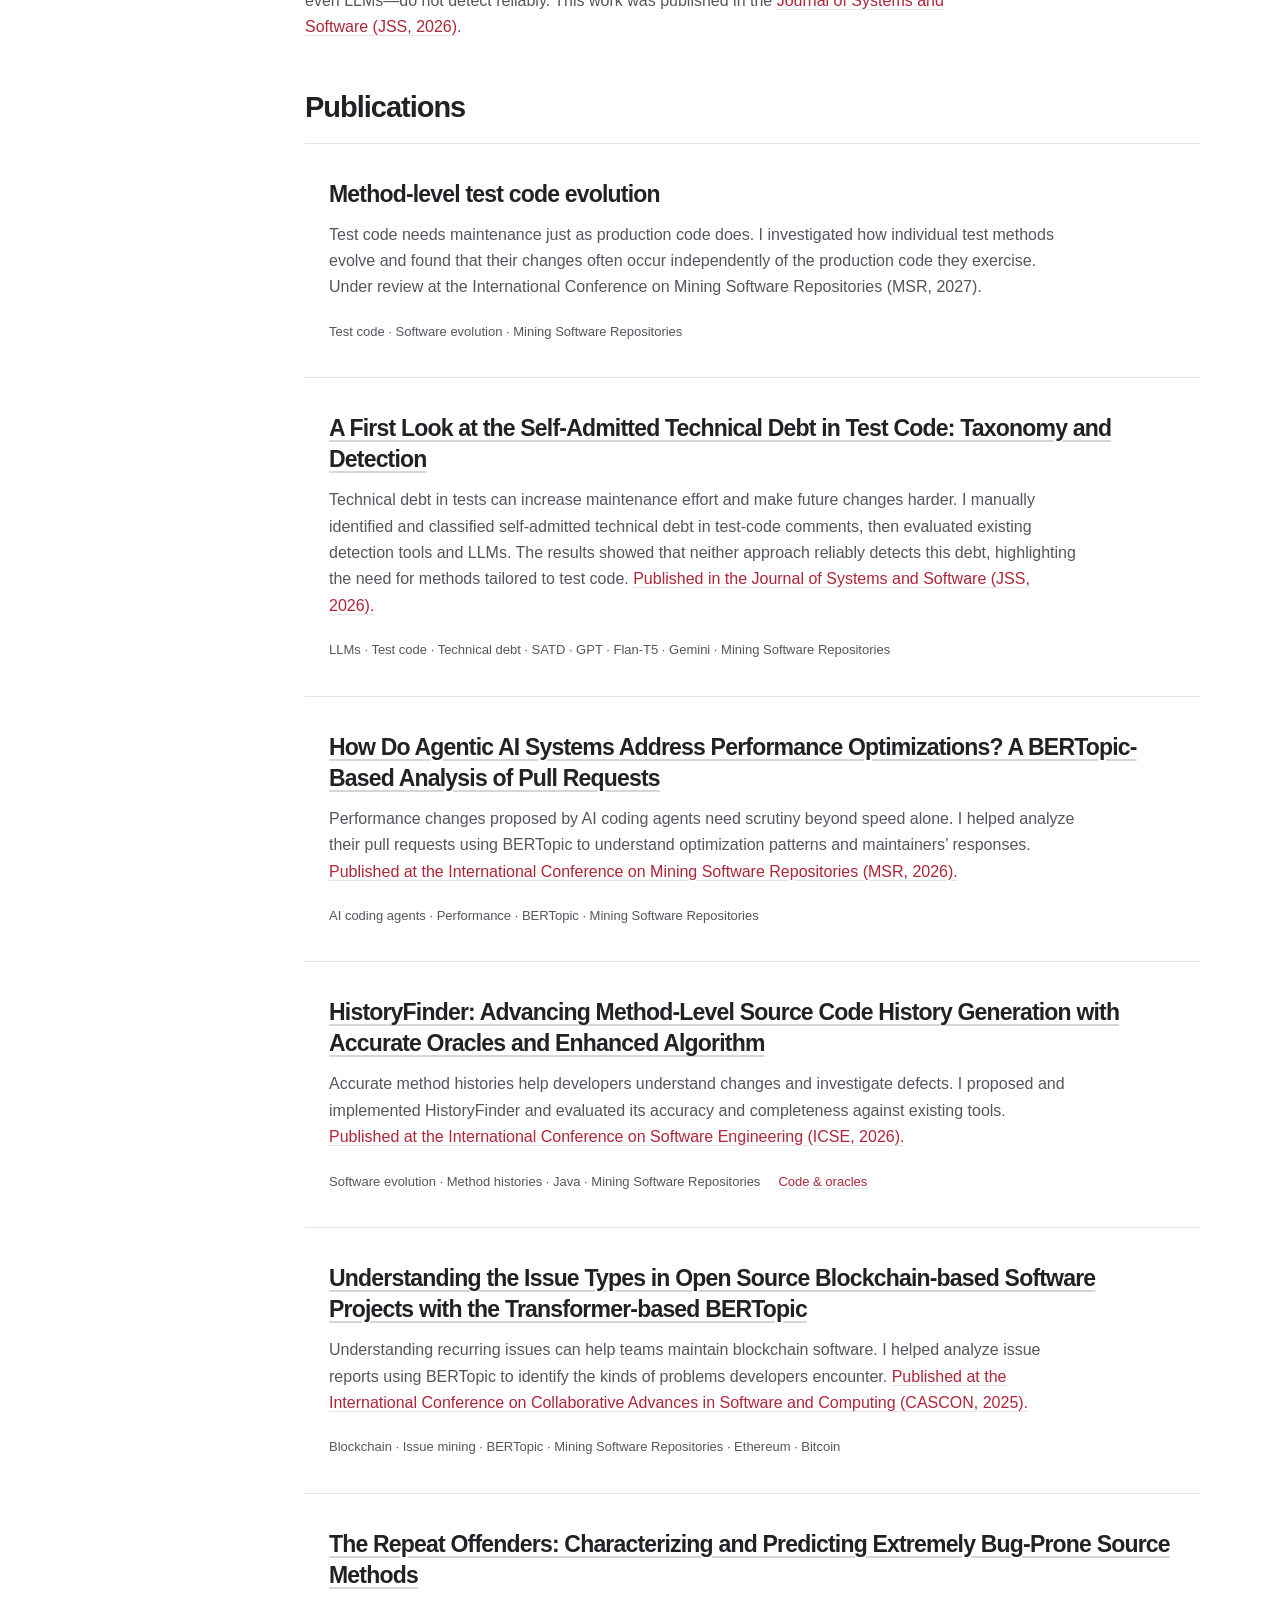
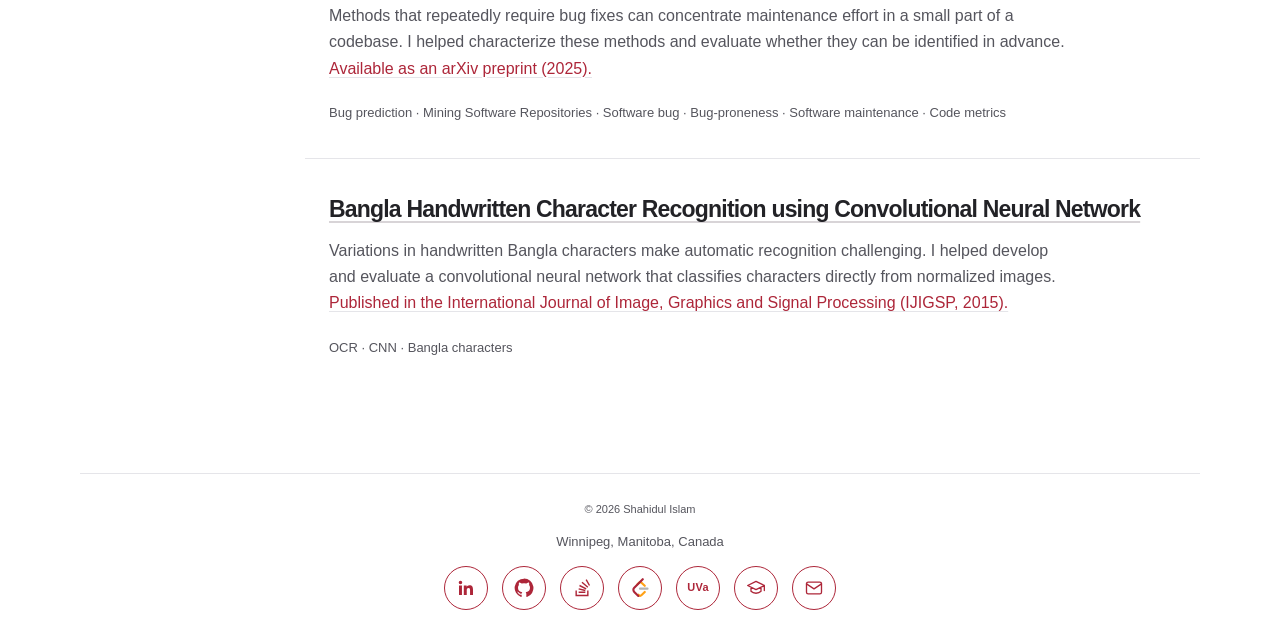
<file: projects.html>
<!doctype html><html lang="en"><head><meta charset="utf-8"><meta name="viewport" content="width=device-width,initial-scale=1"><title>Projects · Shahidul Islam</title><script>location.replace('index.html'+(location.hash||'#projects'));</script><meta http-equiv="refresh" content="0;url=index.html#projects"></head><body><a href="index.html#projects">Continue to Projects</a></body></html>
</file>
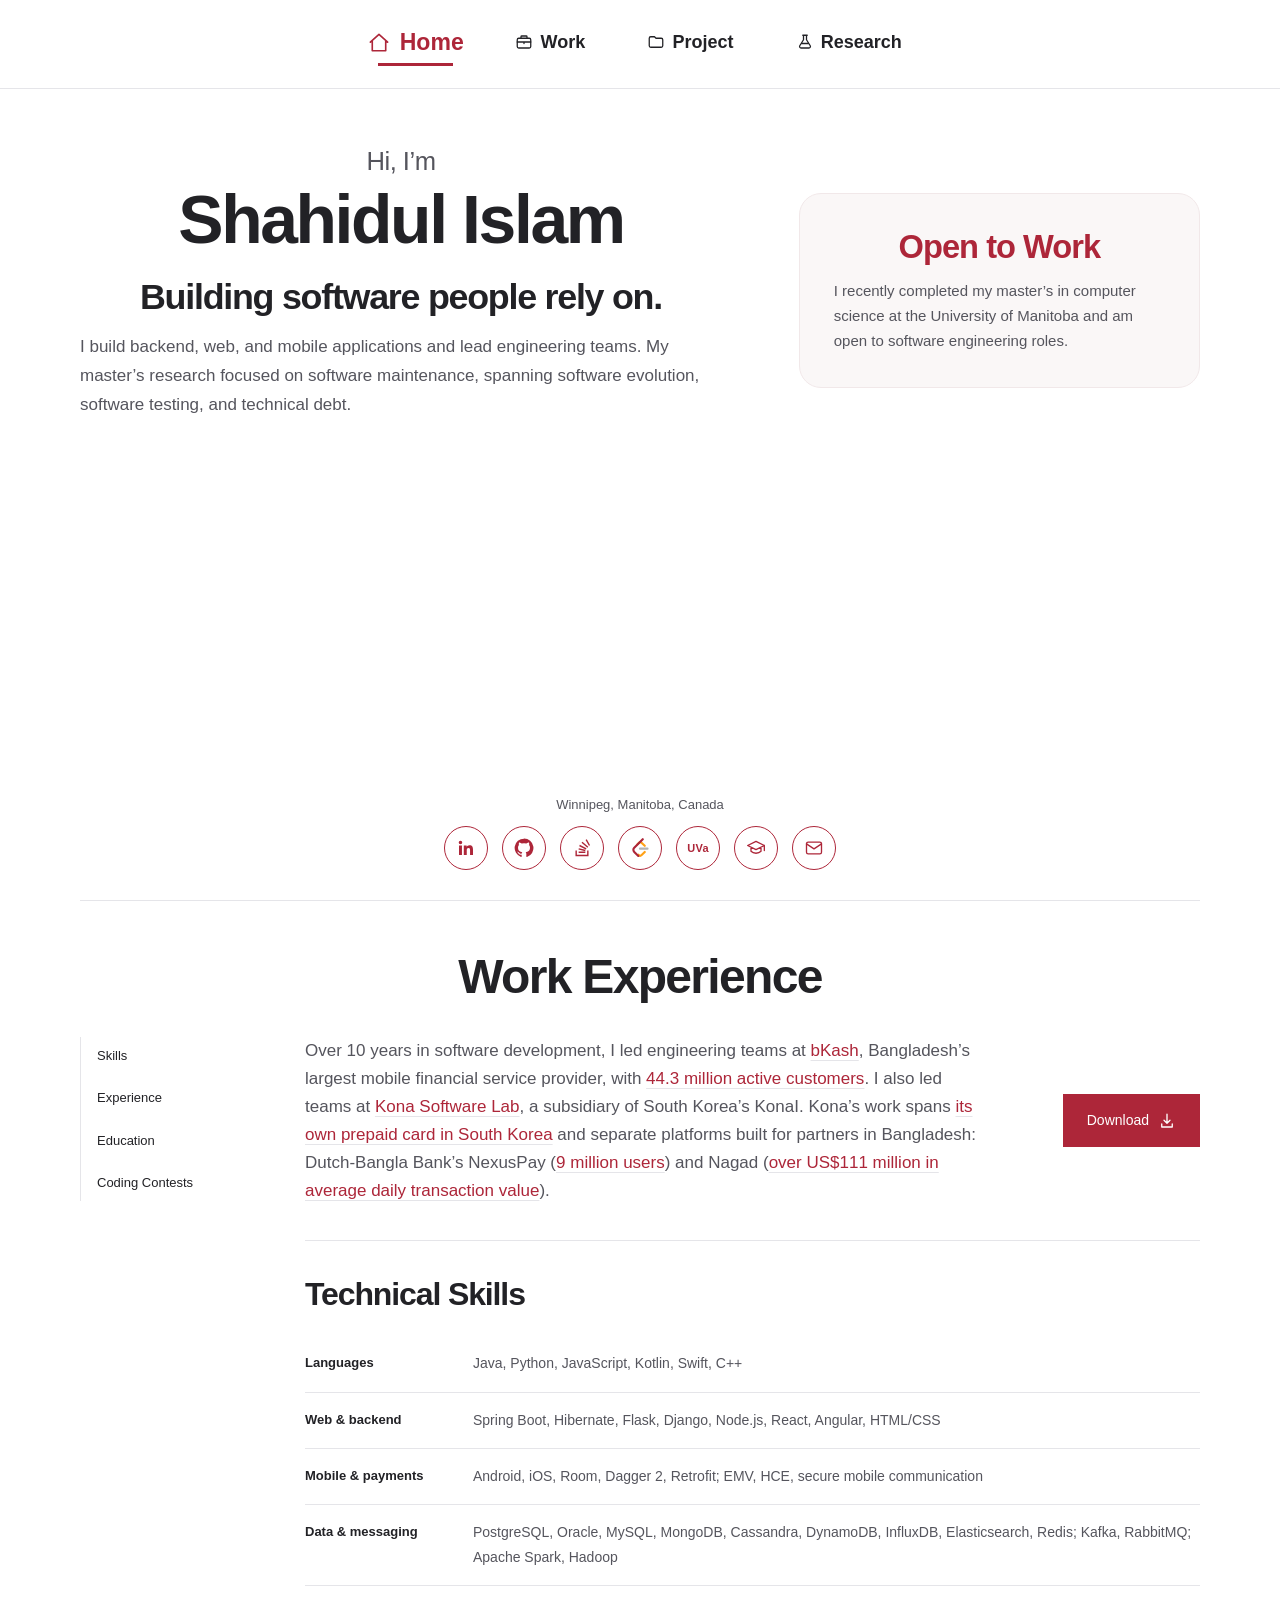
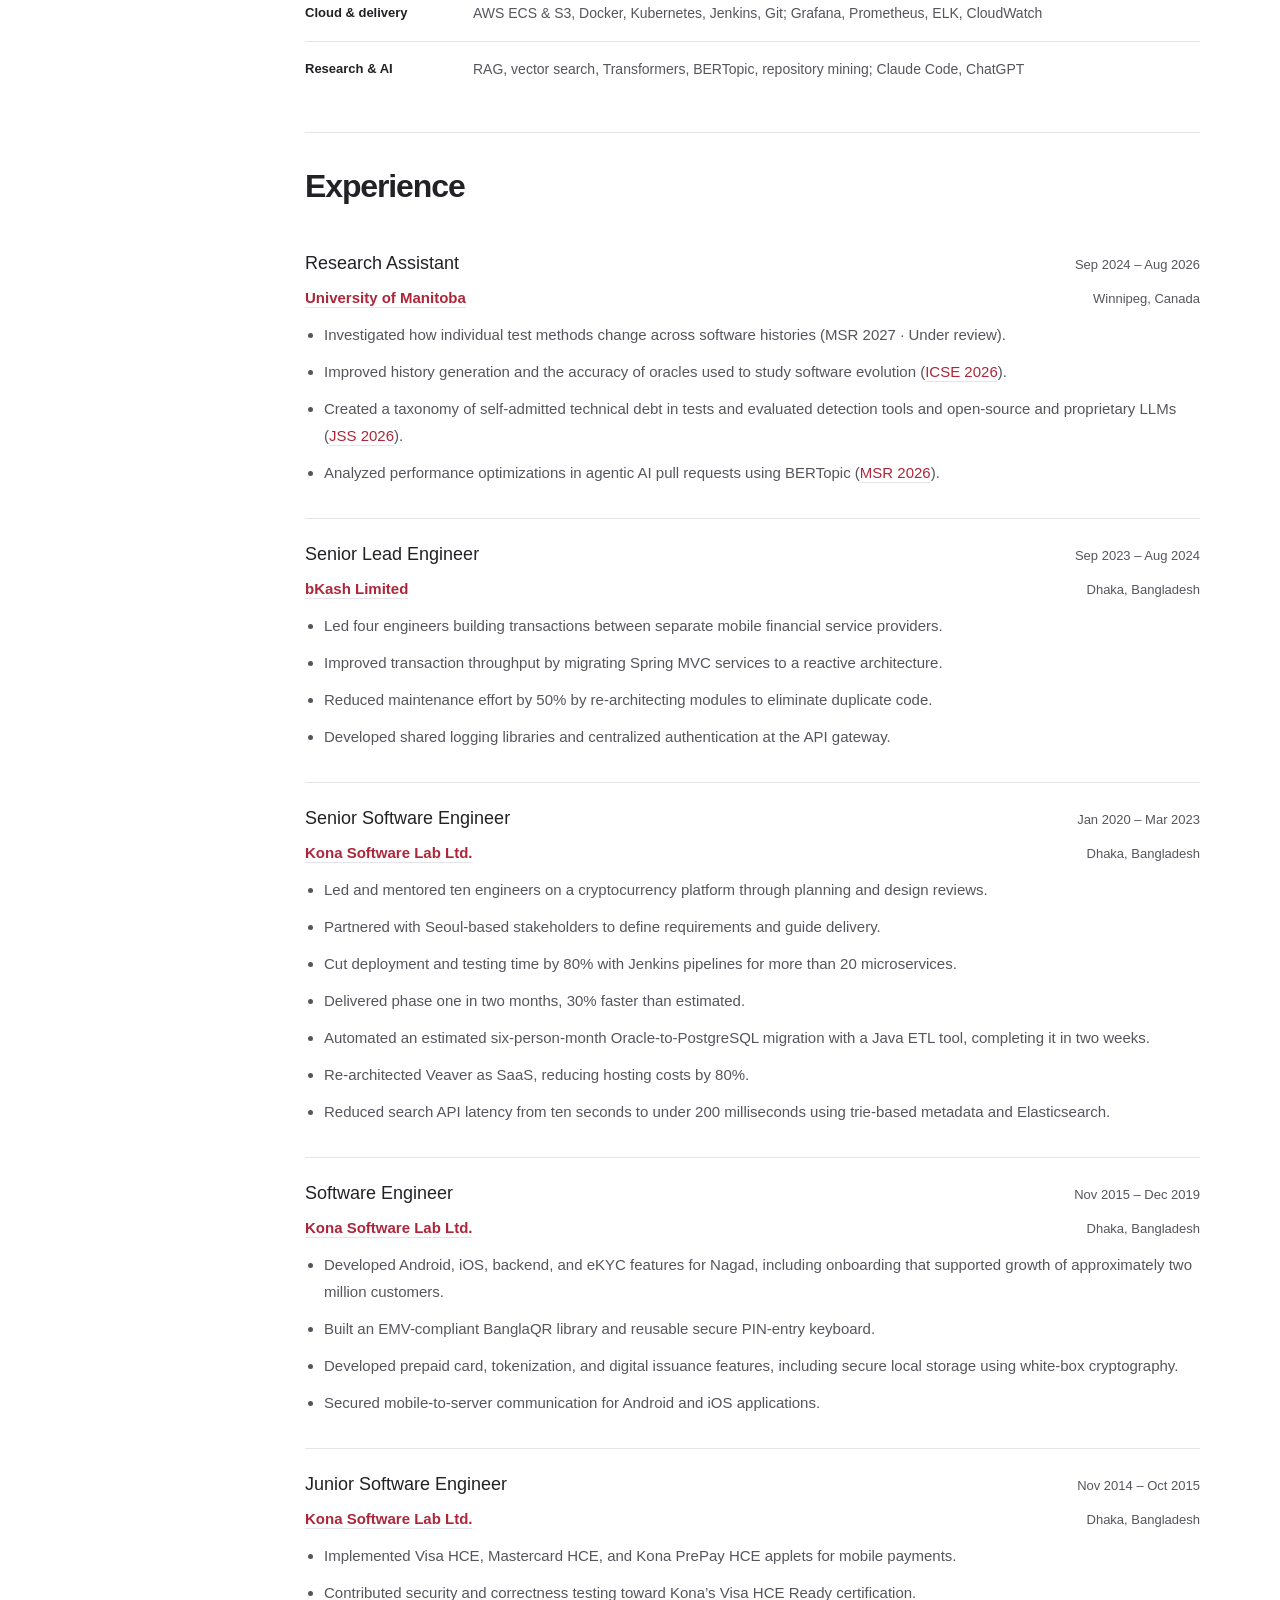
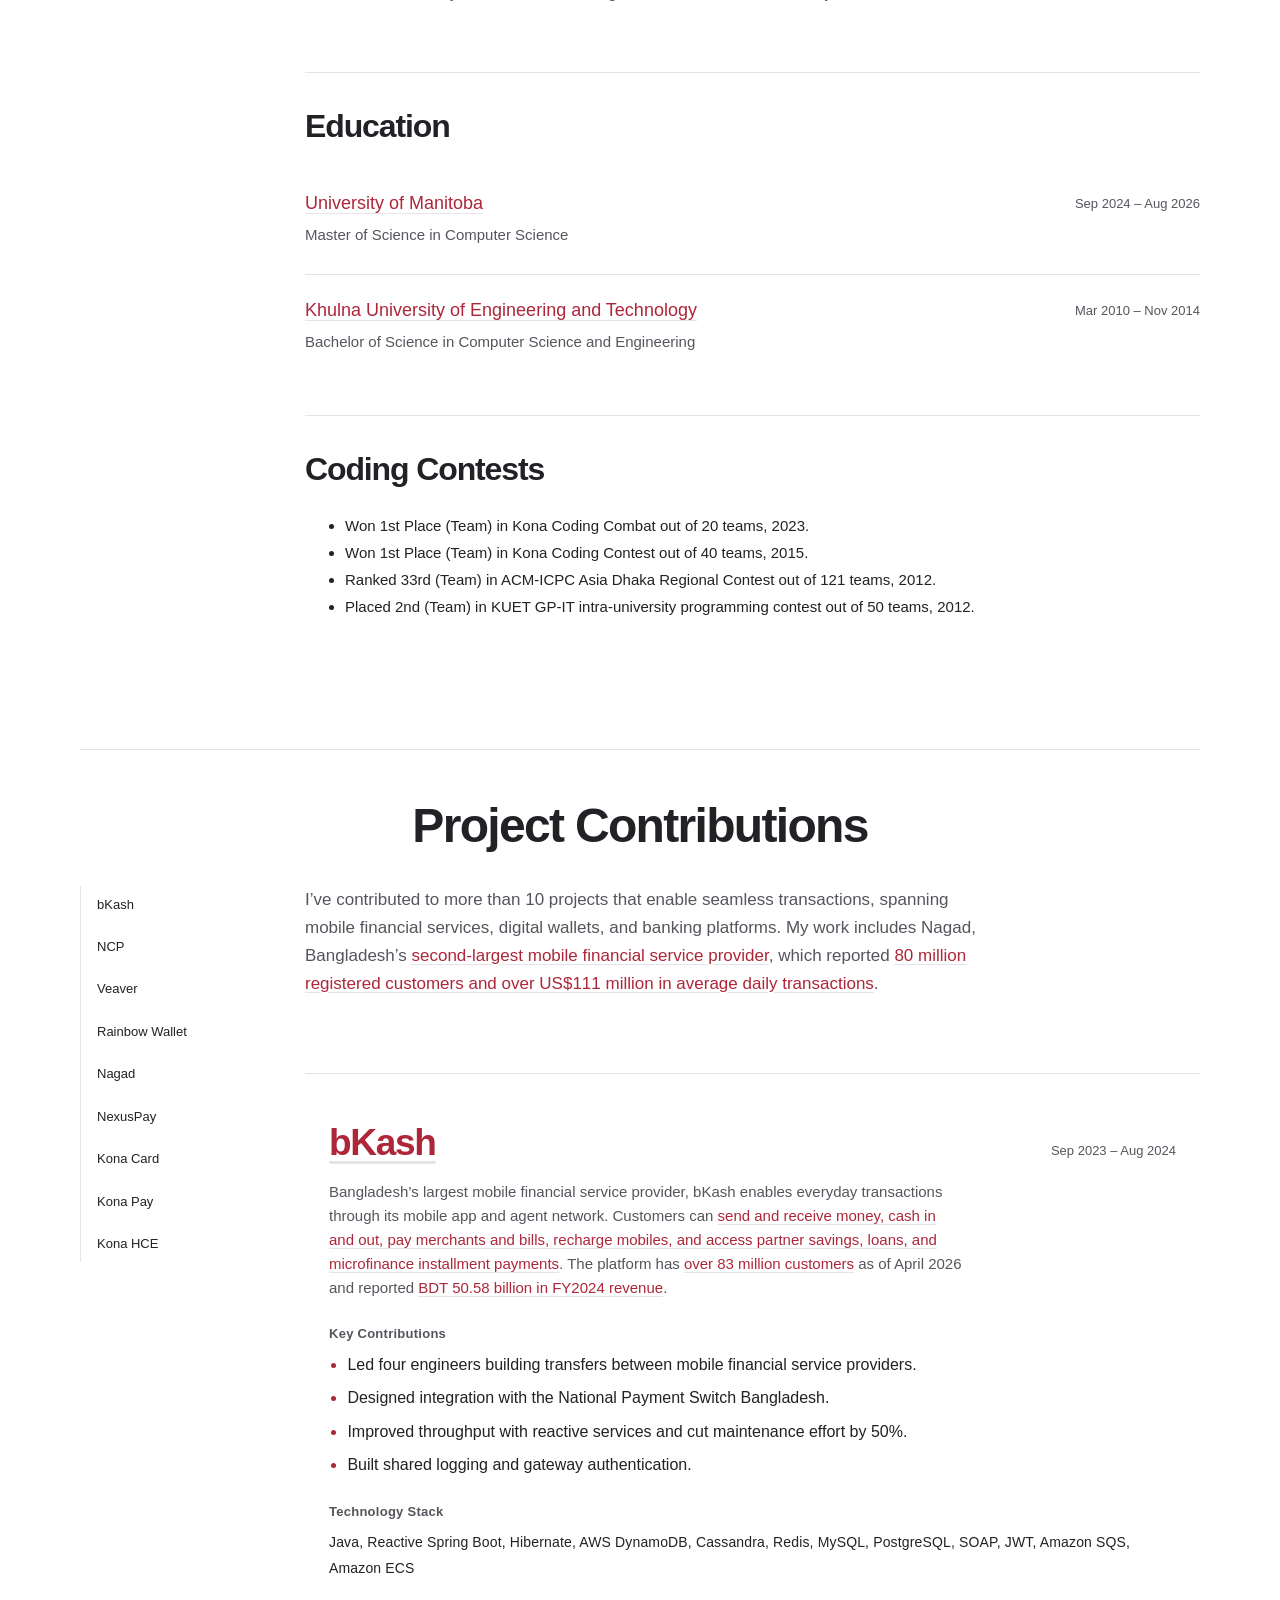
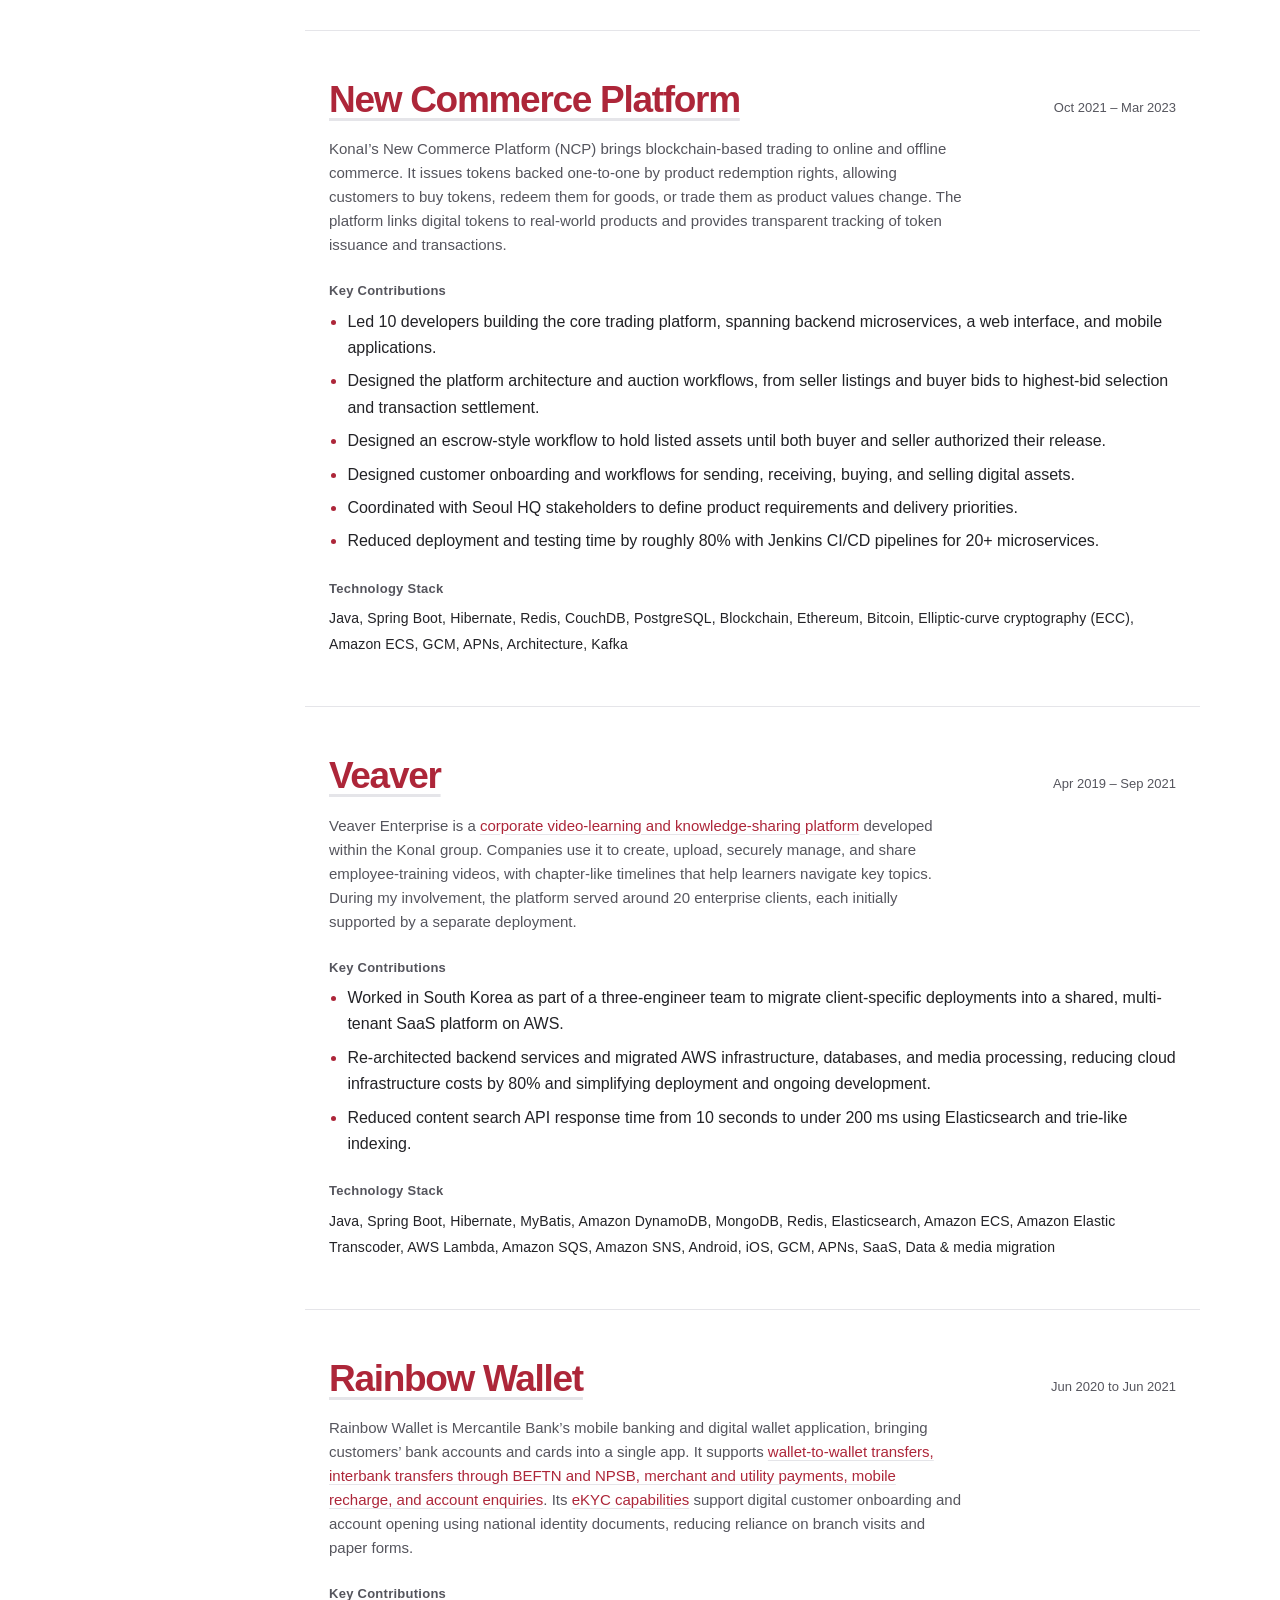
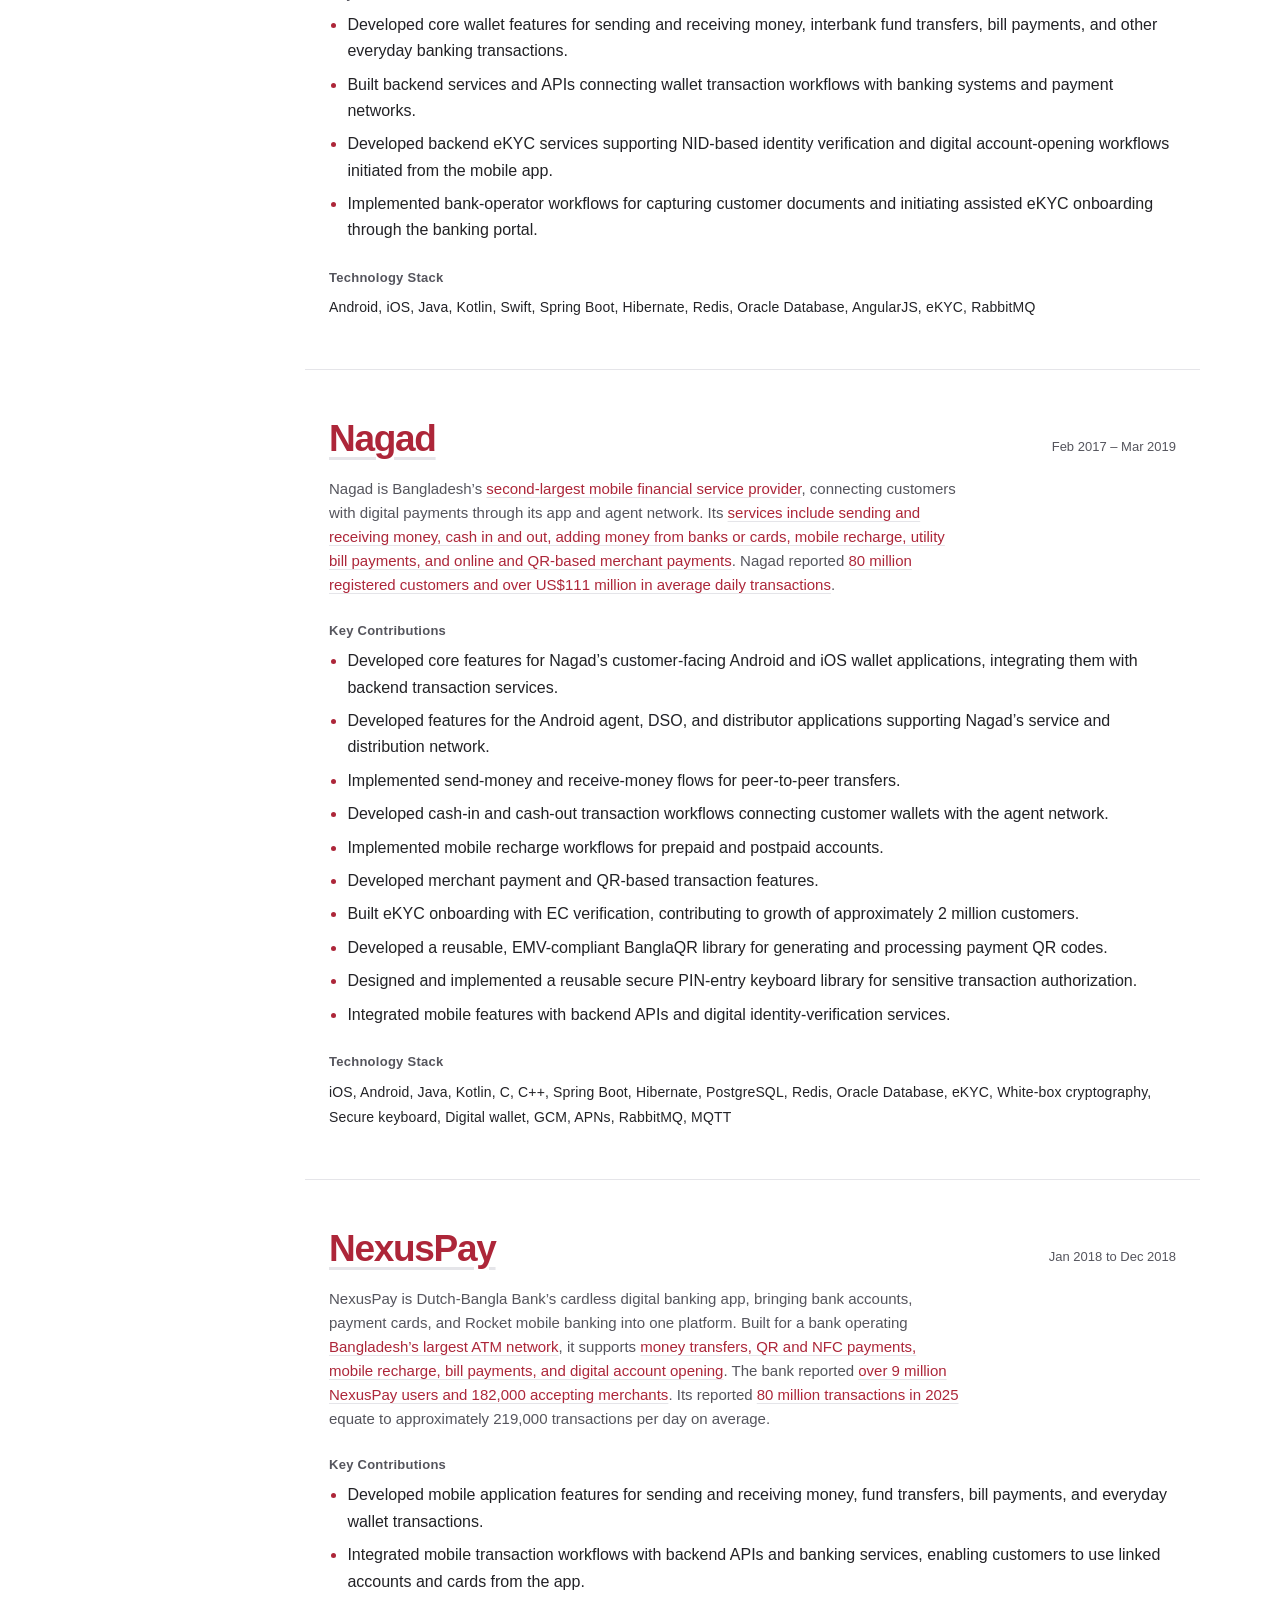
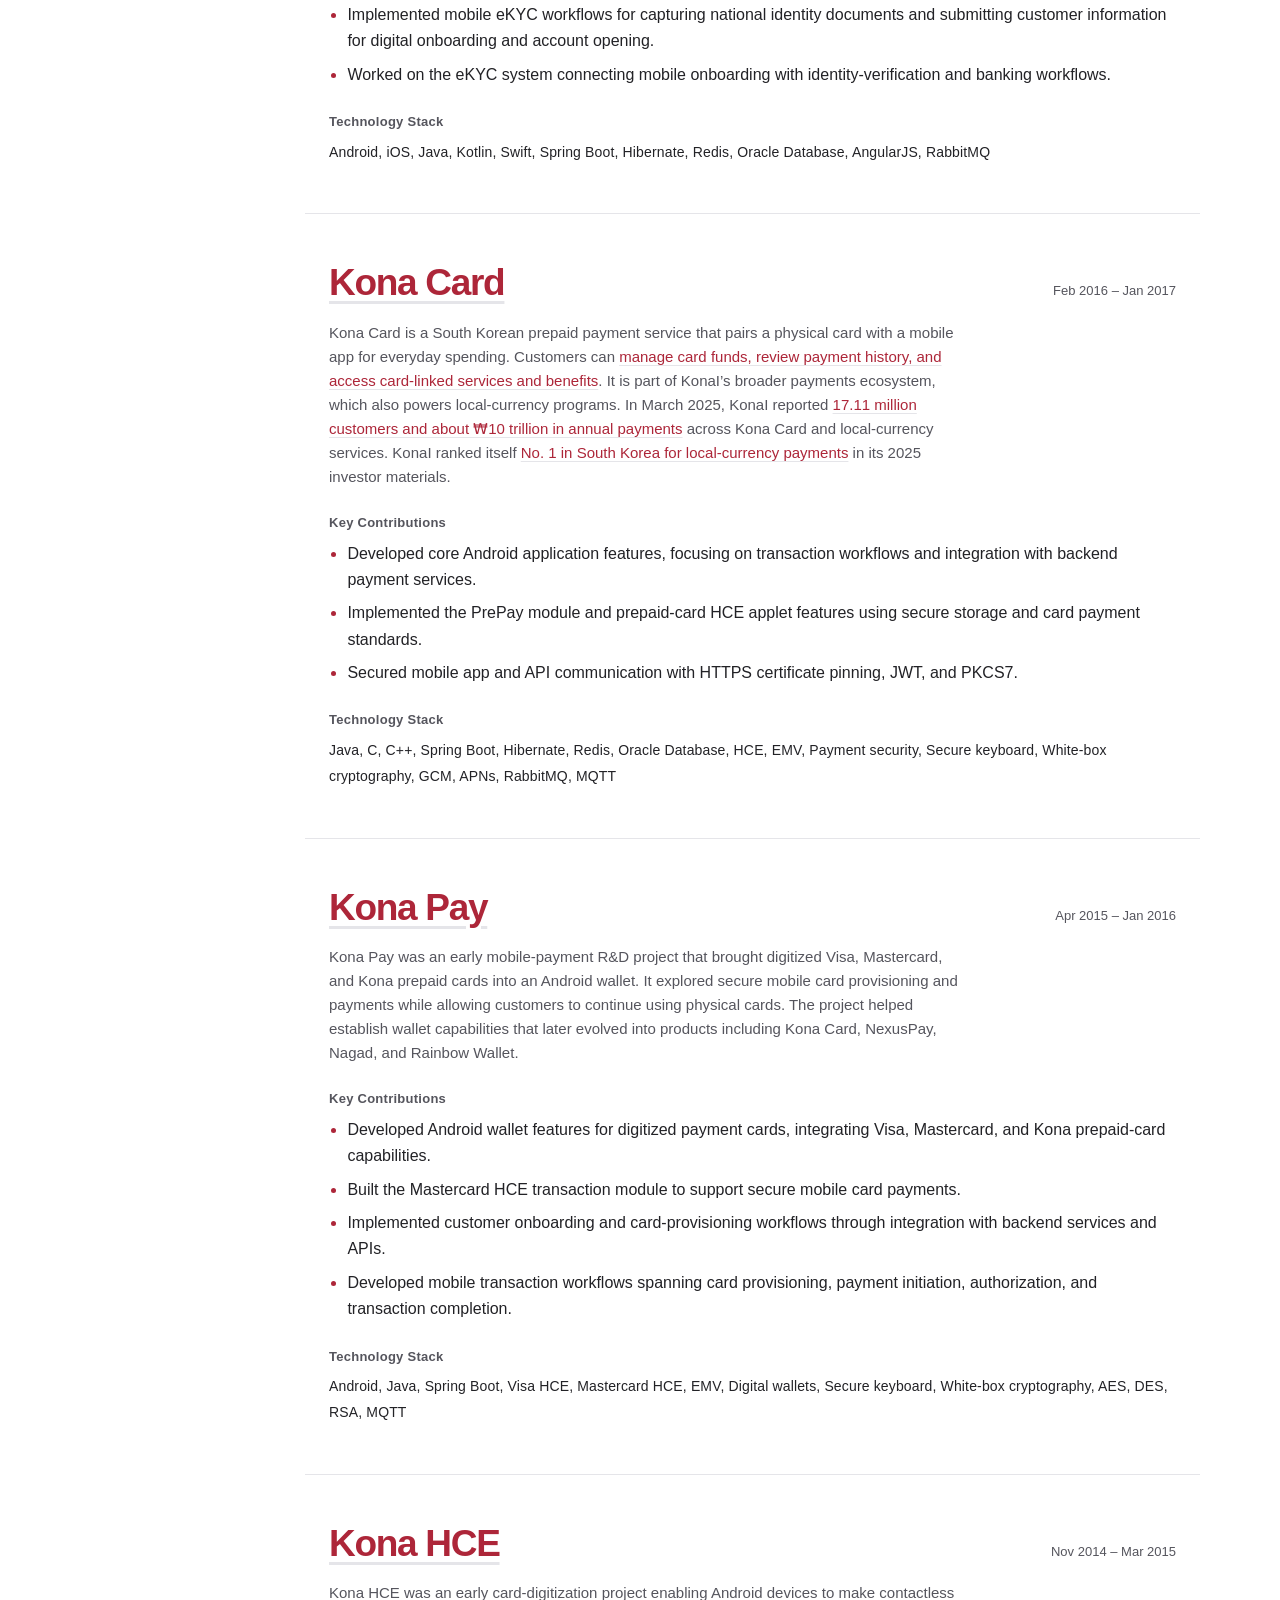
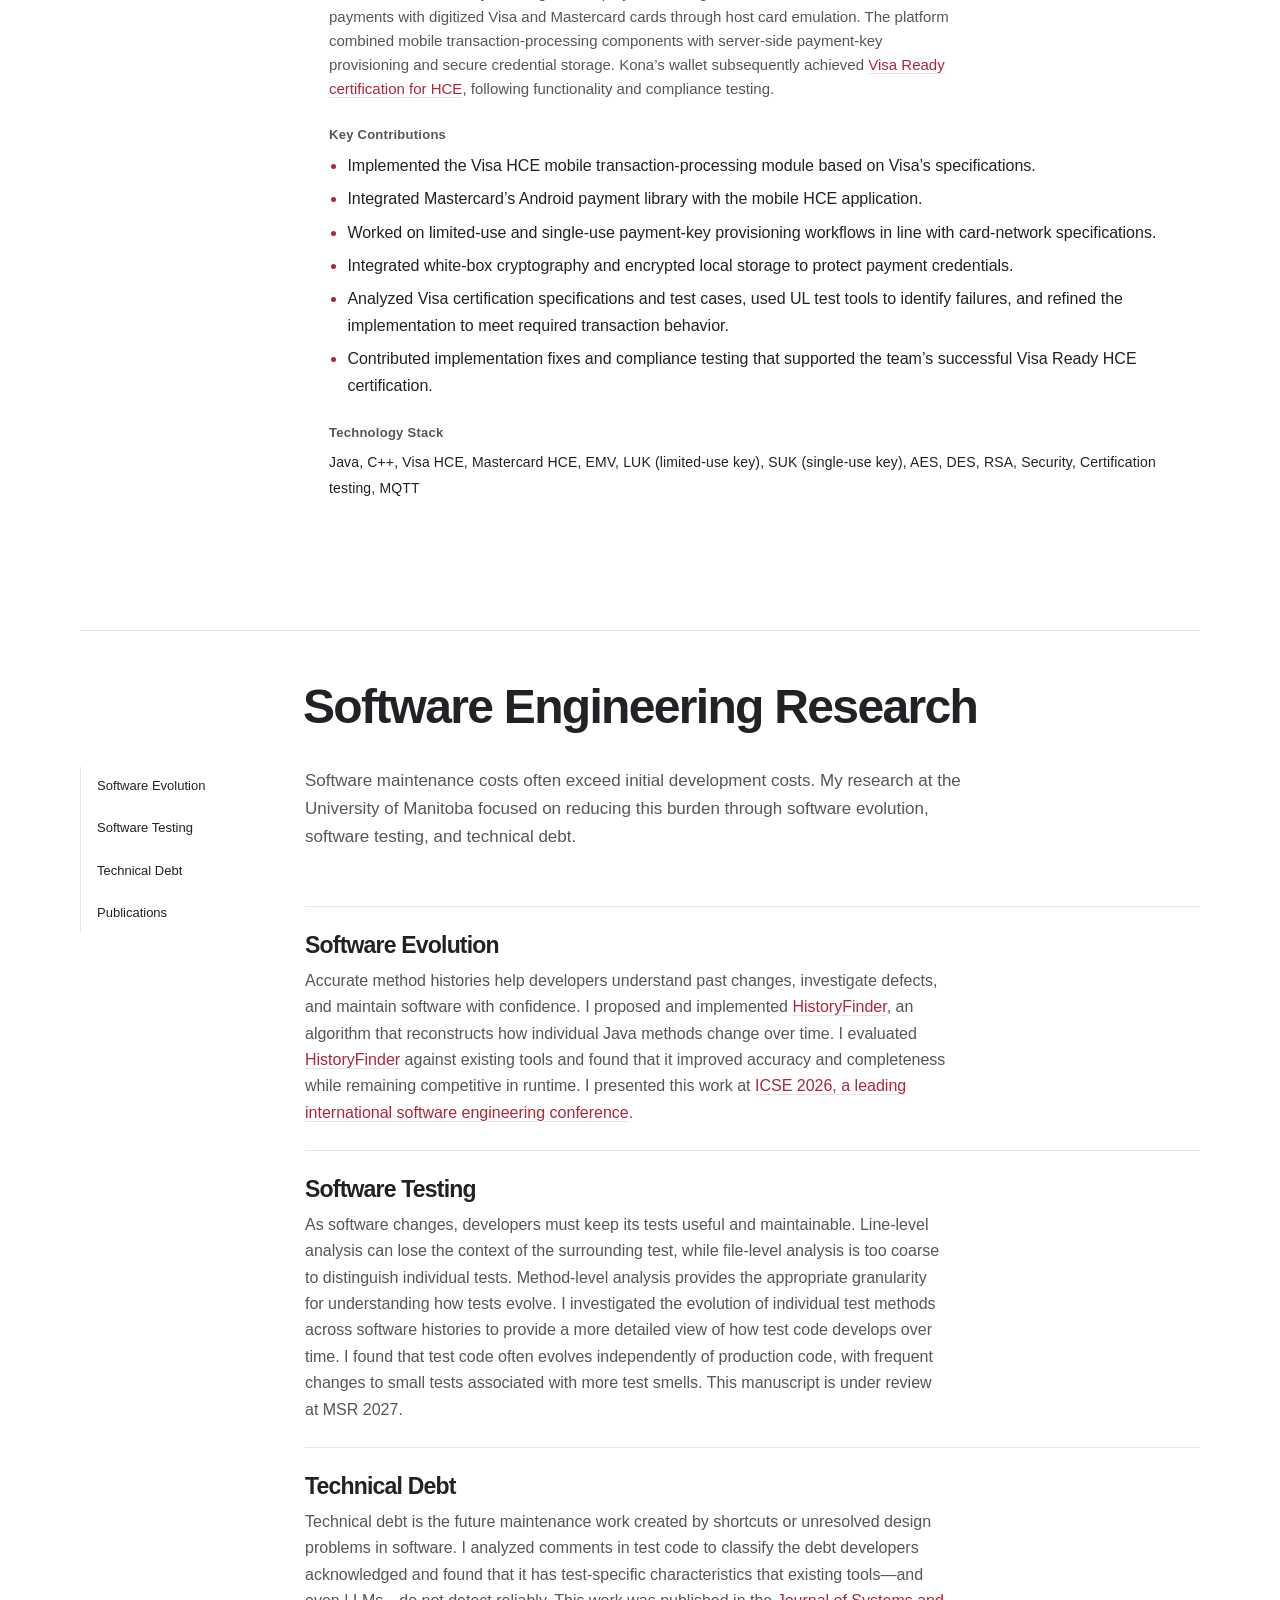
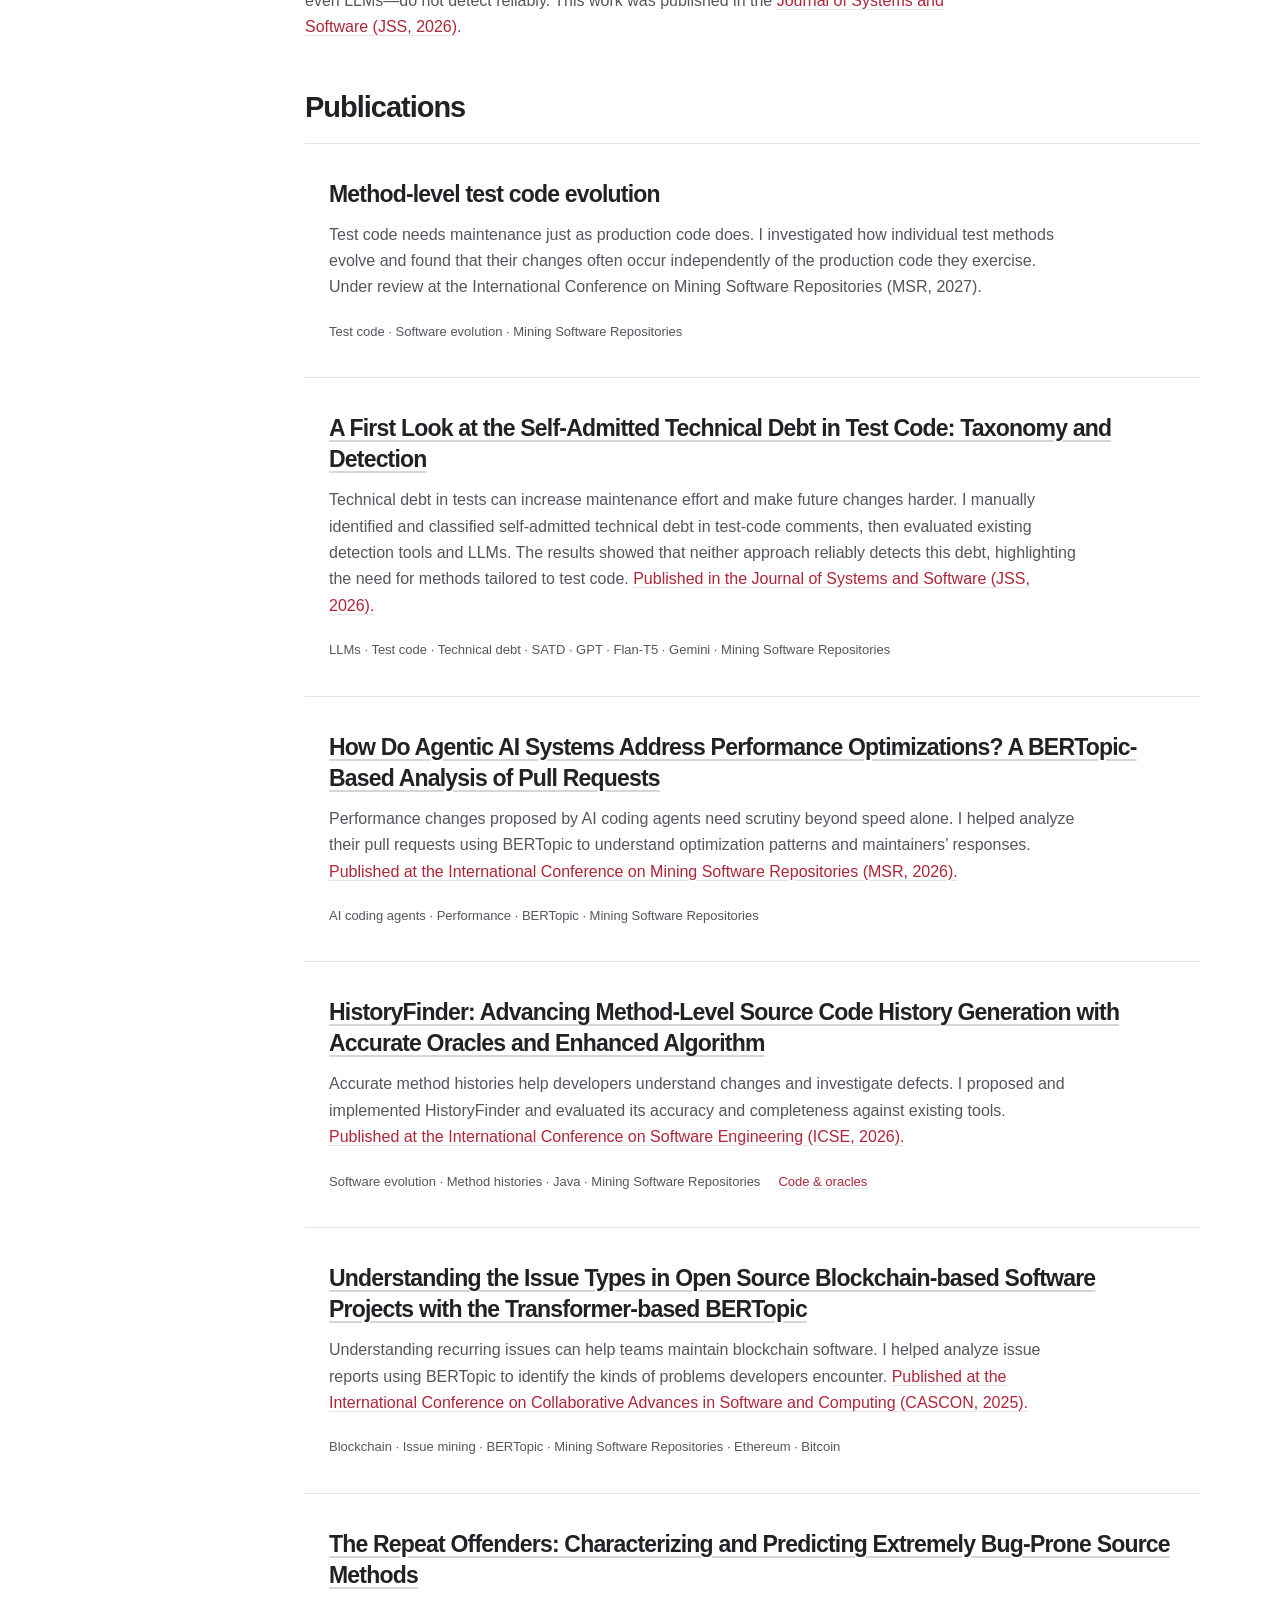
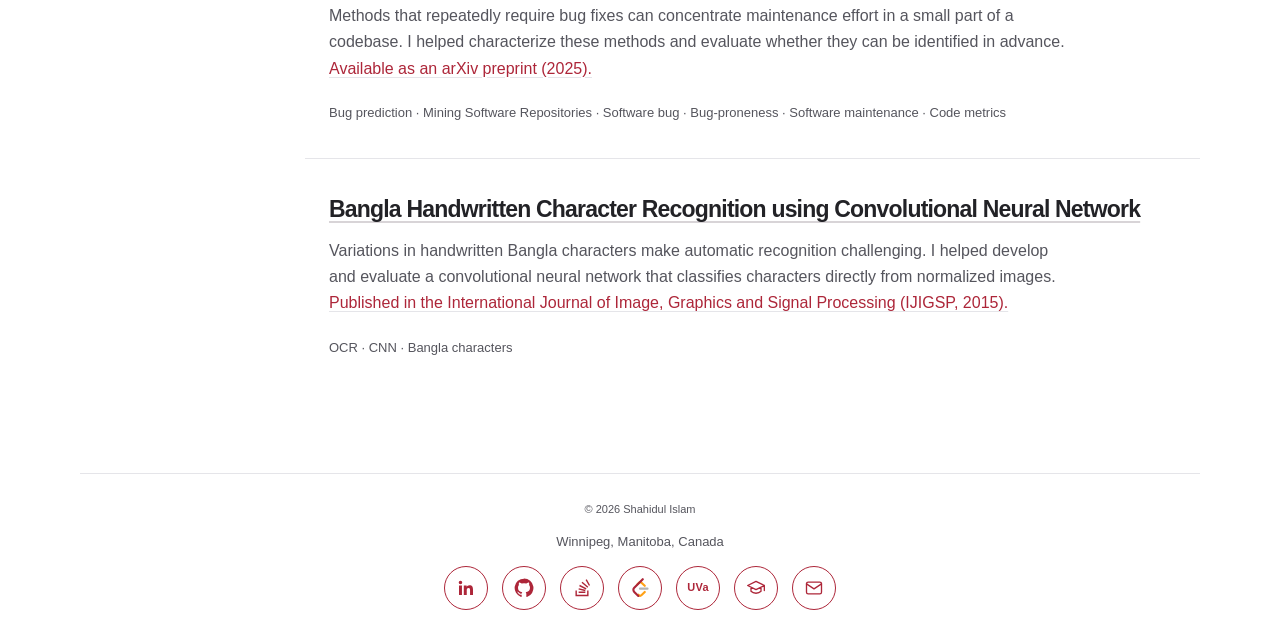
<file: research.html>
<!doctype html><html lang="en"><head><meta charset="utf-8"><meta name="viewport" content="width=device-width,initial-scale=1"><title>Research · Shahidul Islam</title><script>location.replace('index.html'+(location.hash||'#research'));</script><meta http-equiv="refresh" content="0;url=index.html#research"></head><body><a href="index.html#research">Continue to Research</a></body></html>
</file>
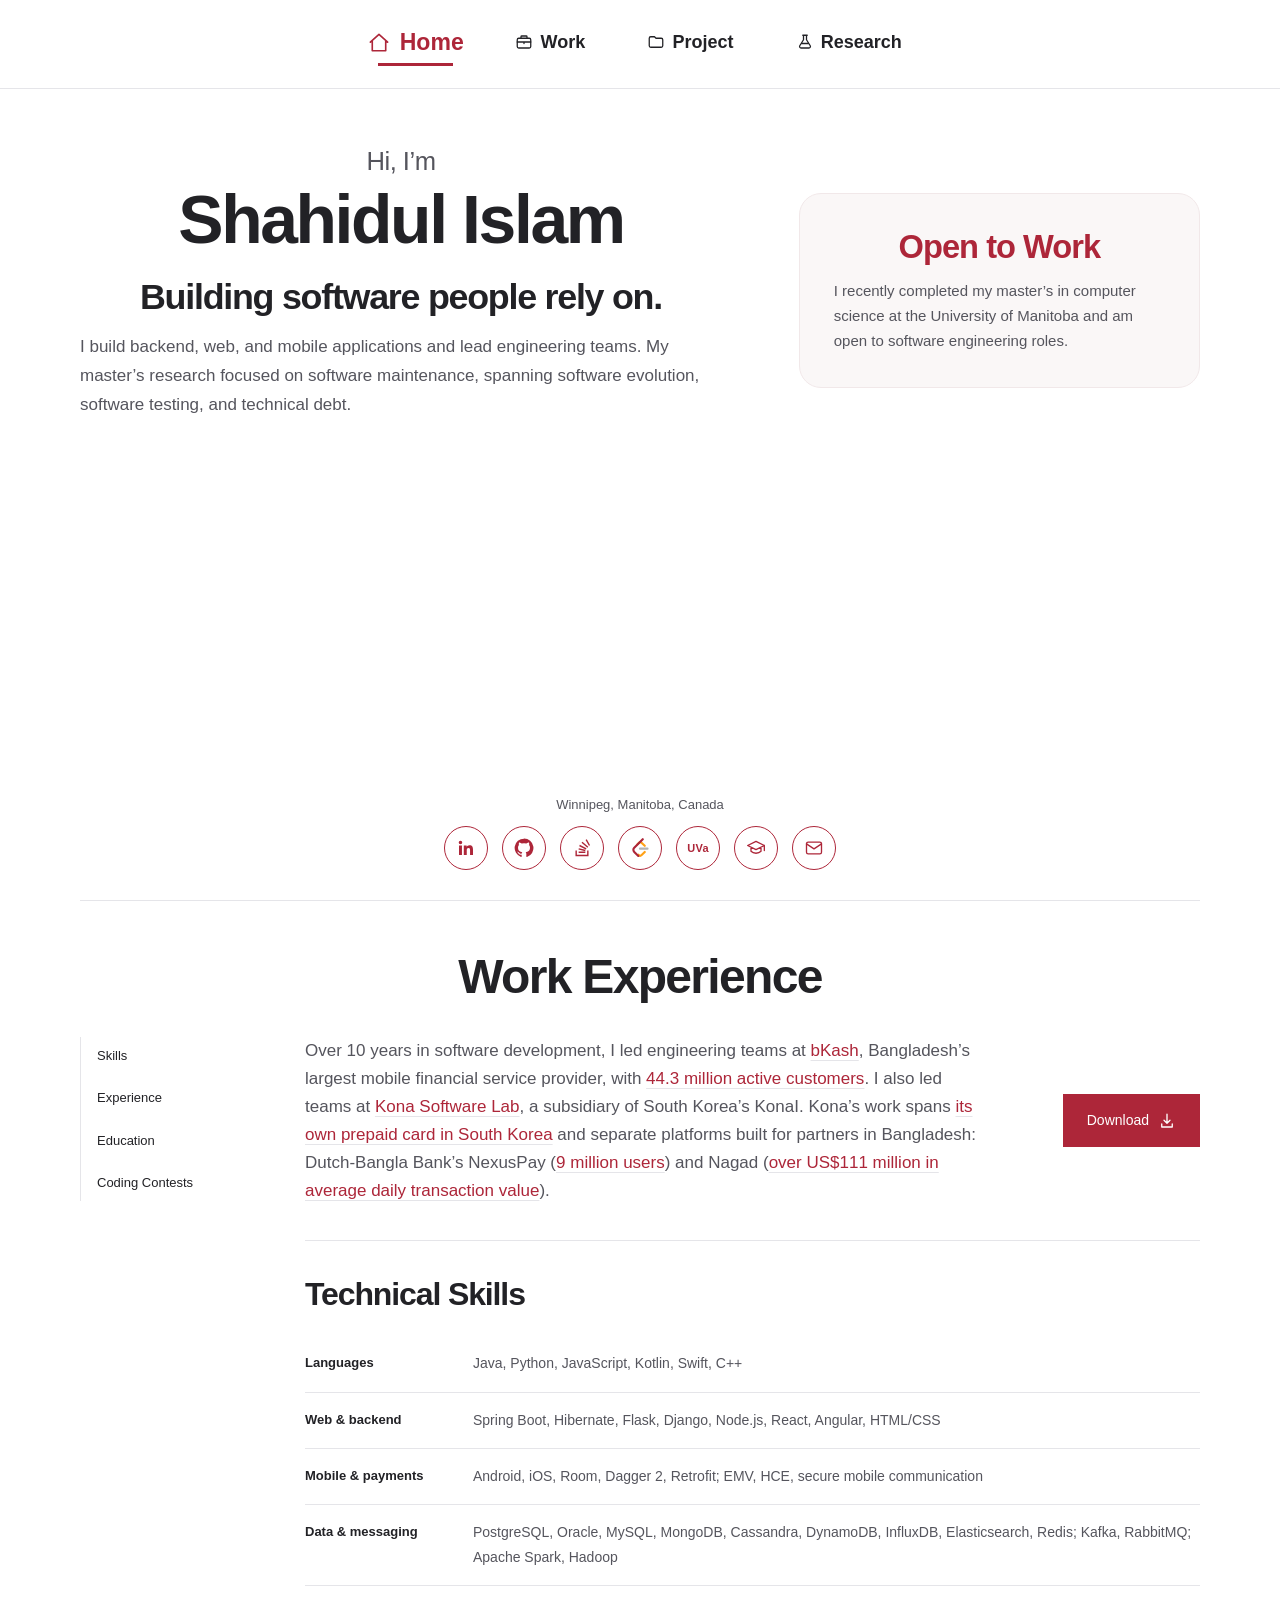
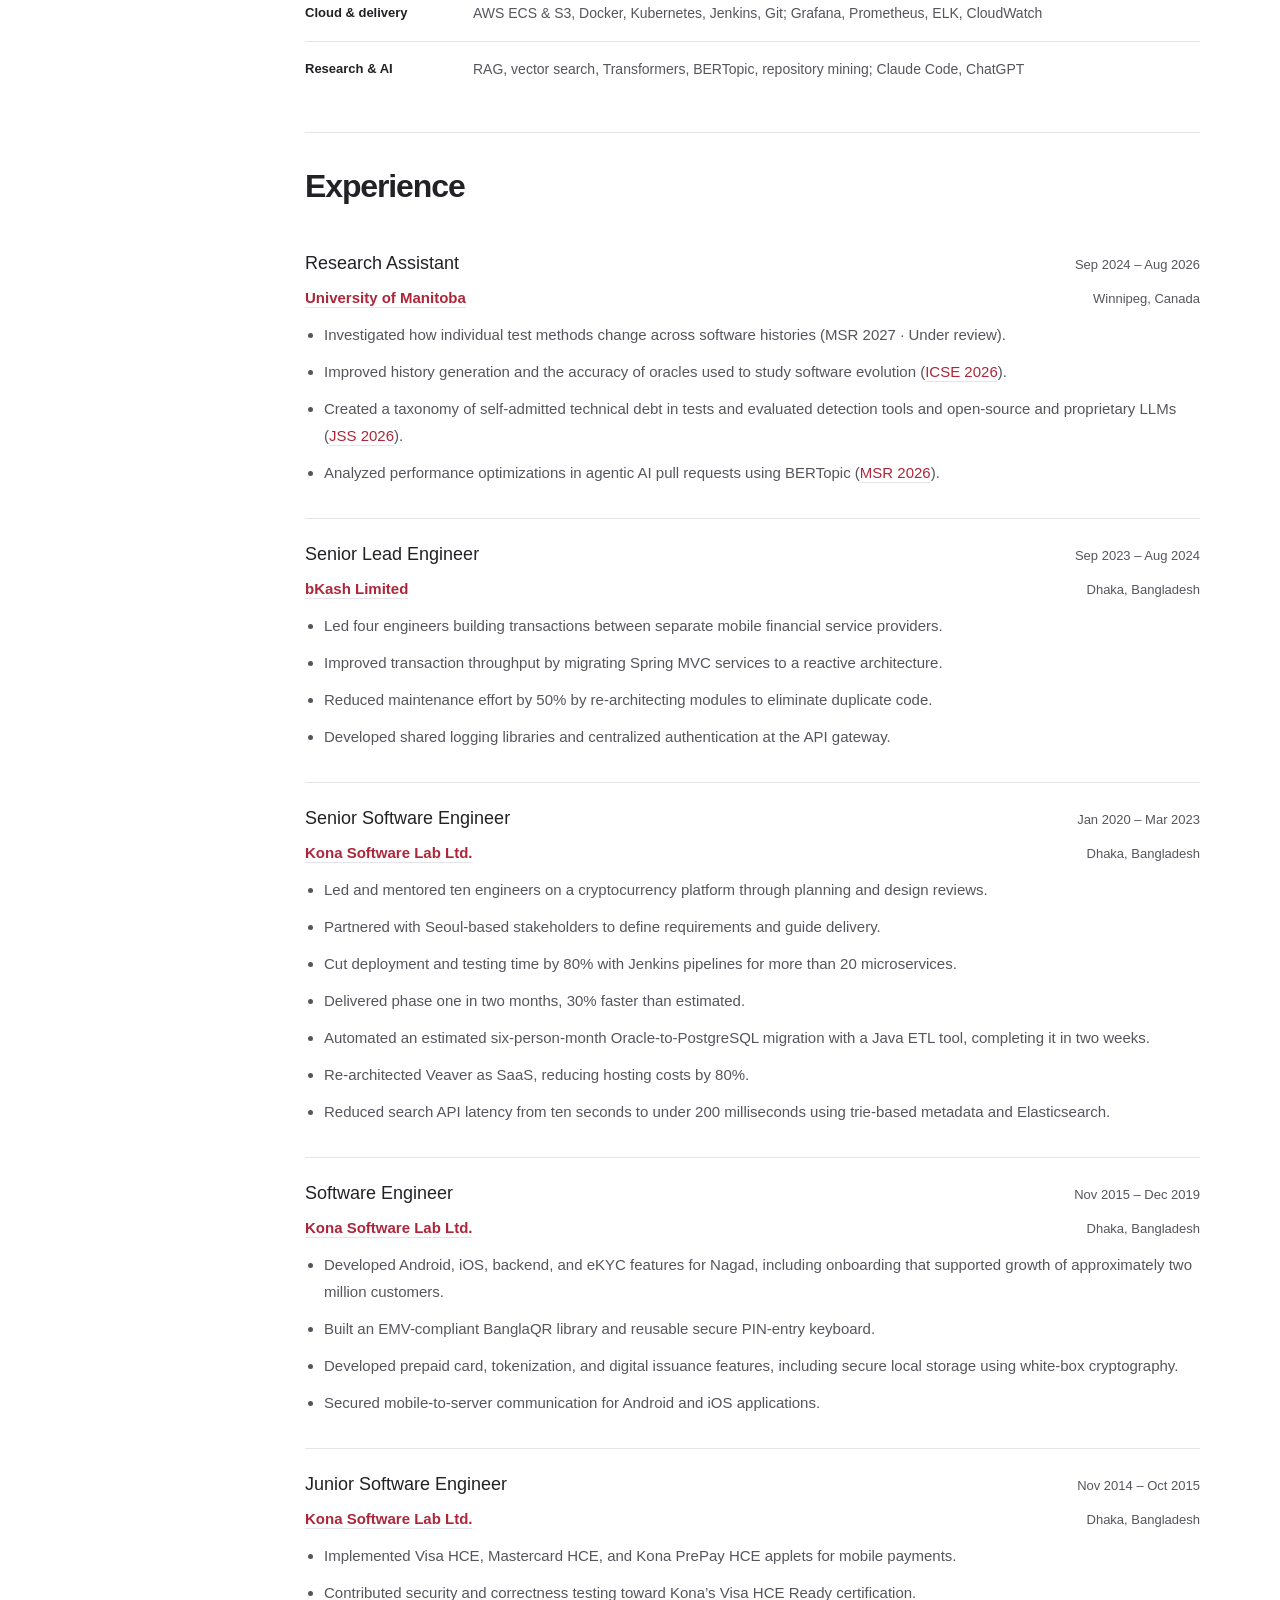
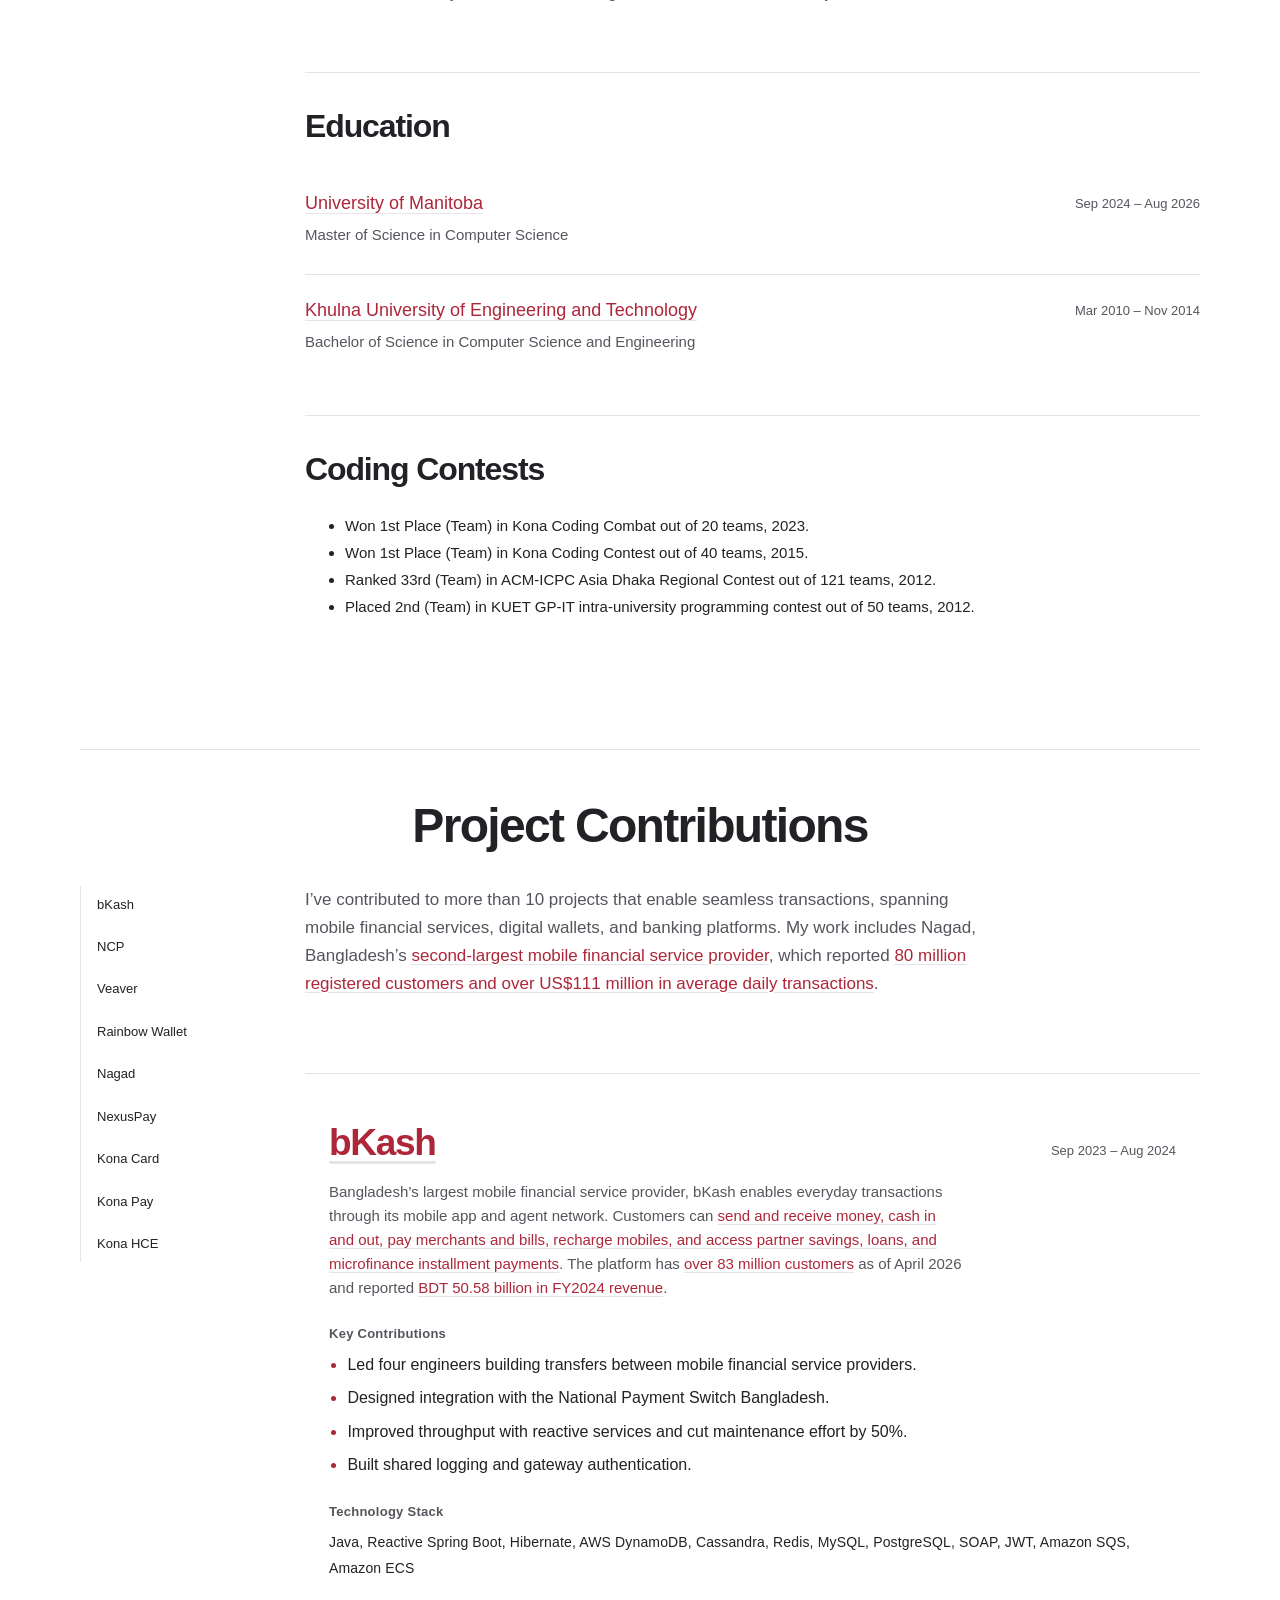
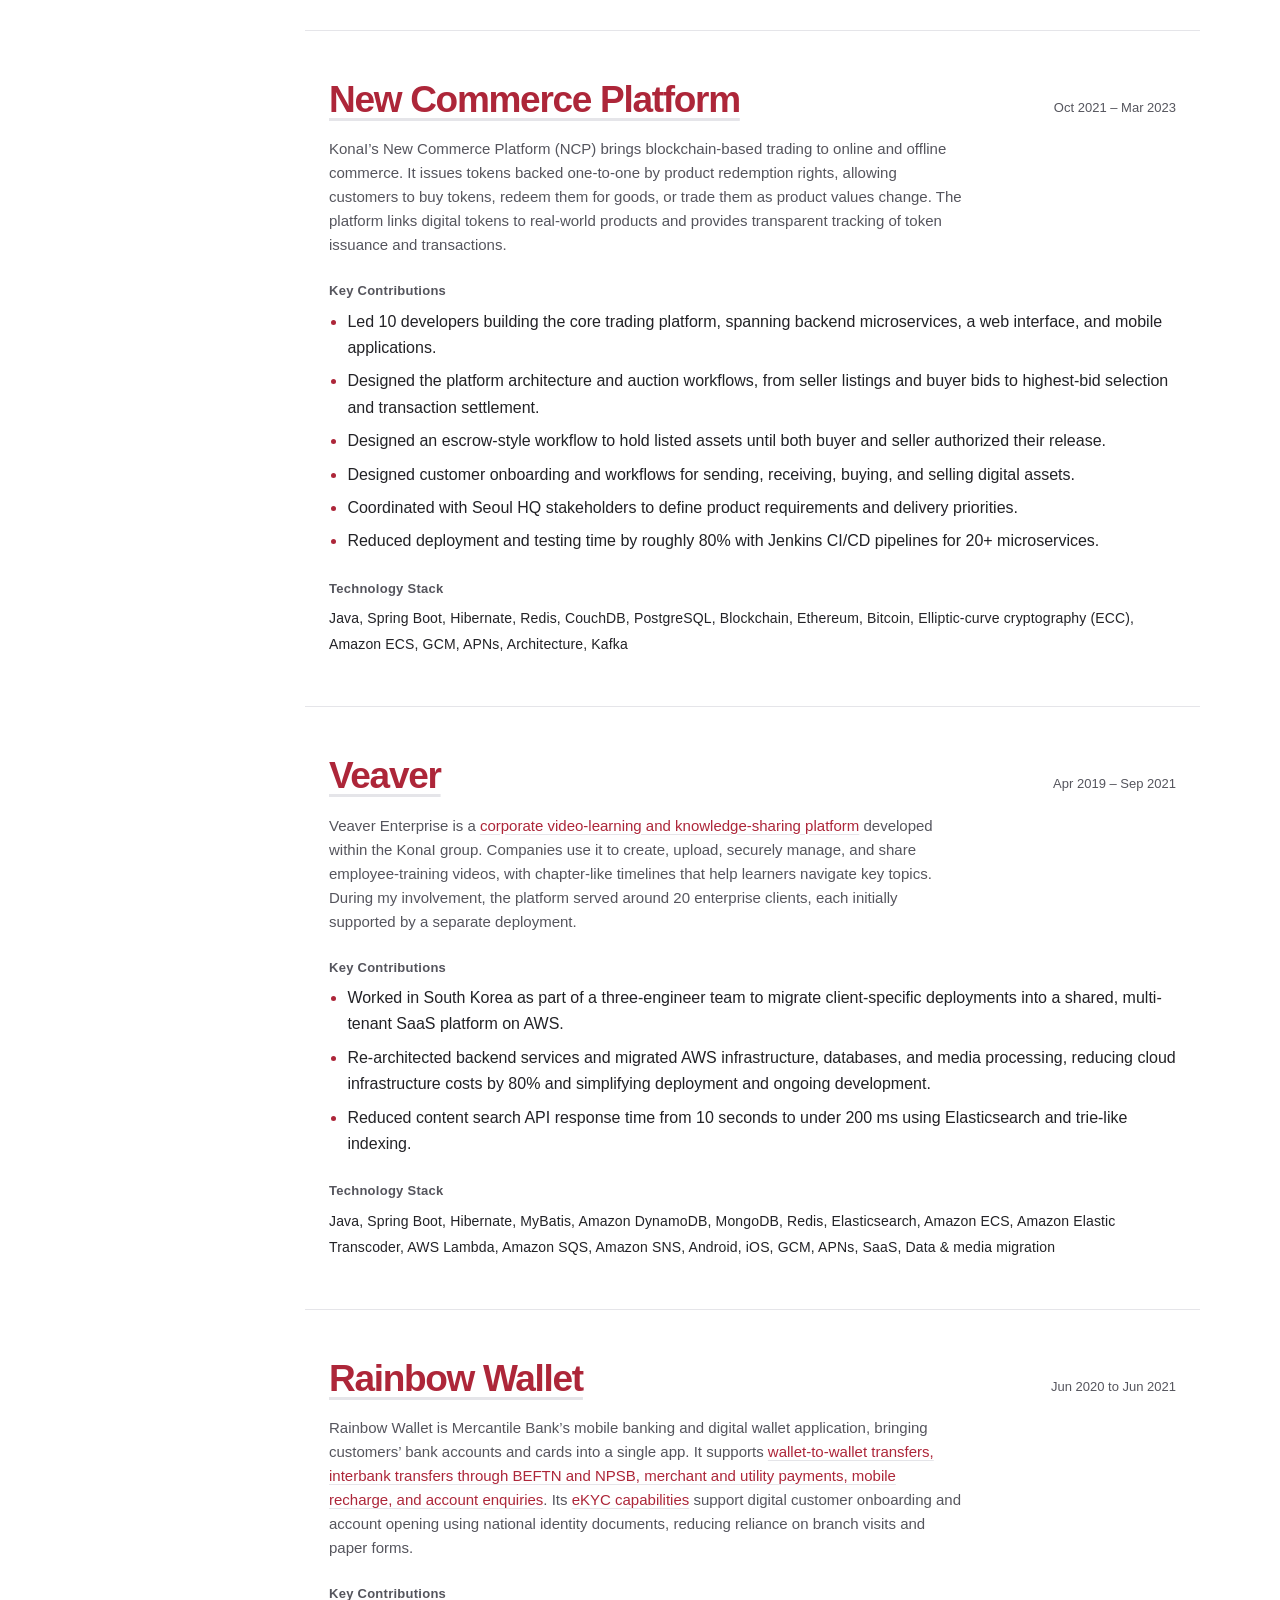
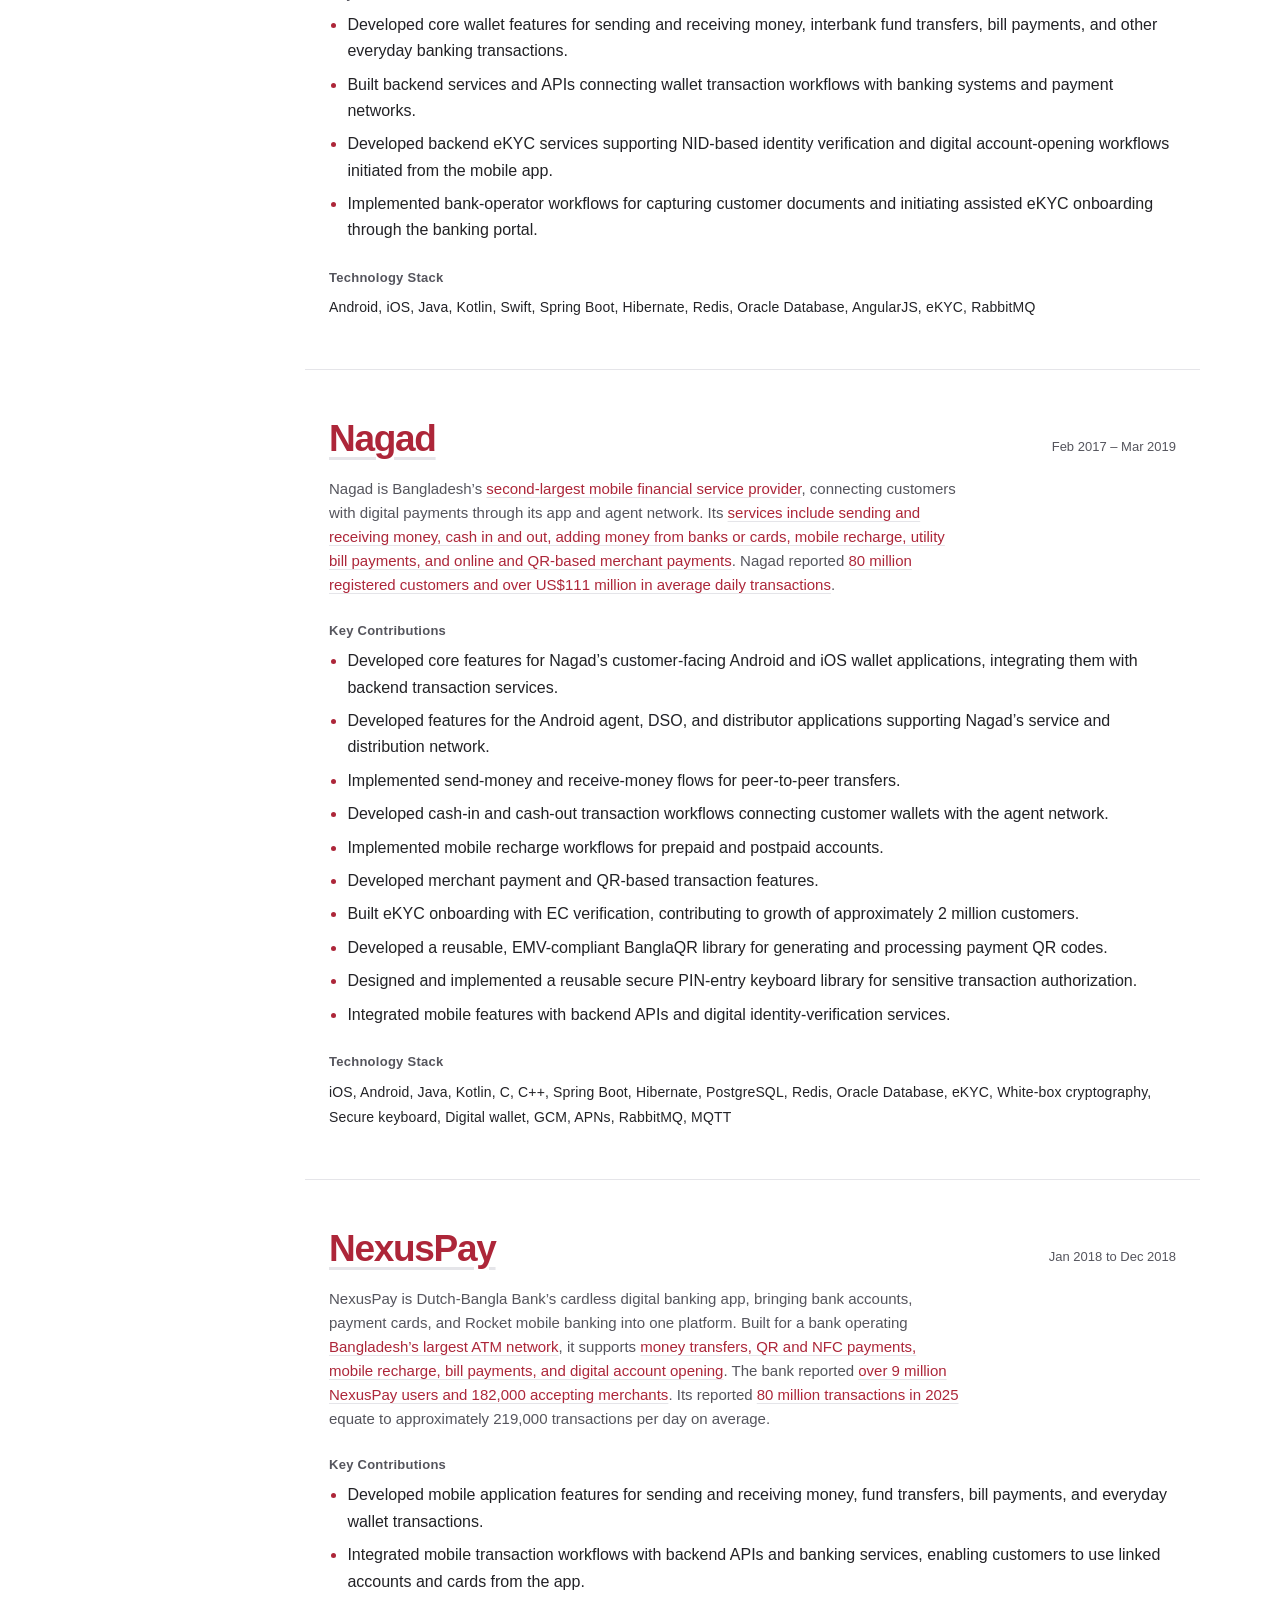
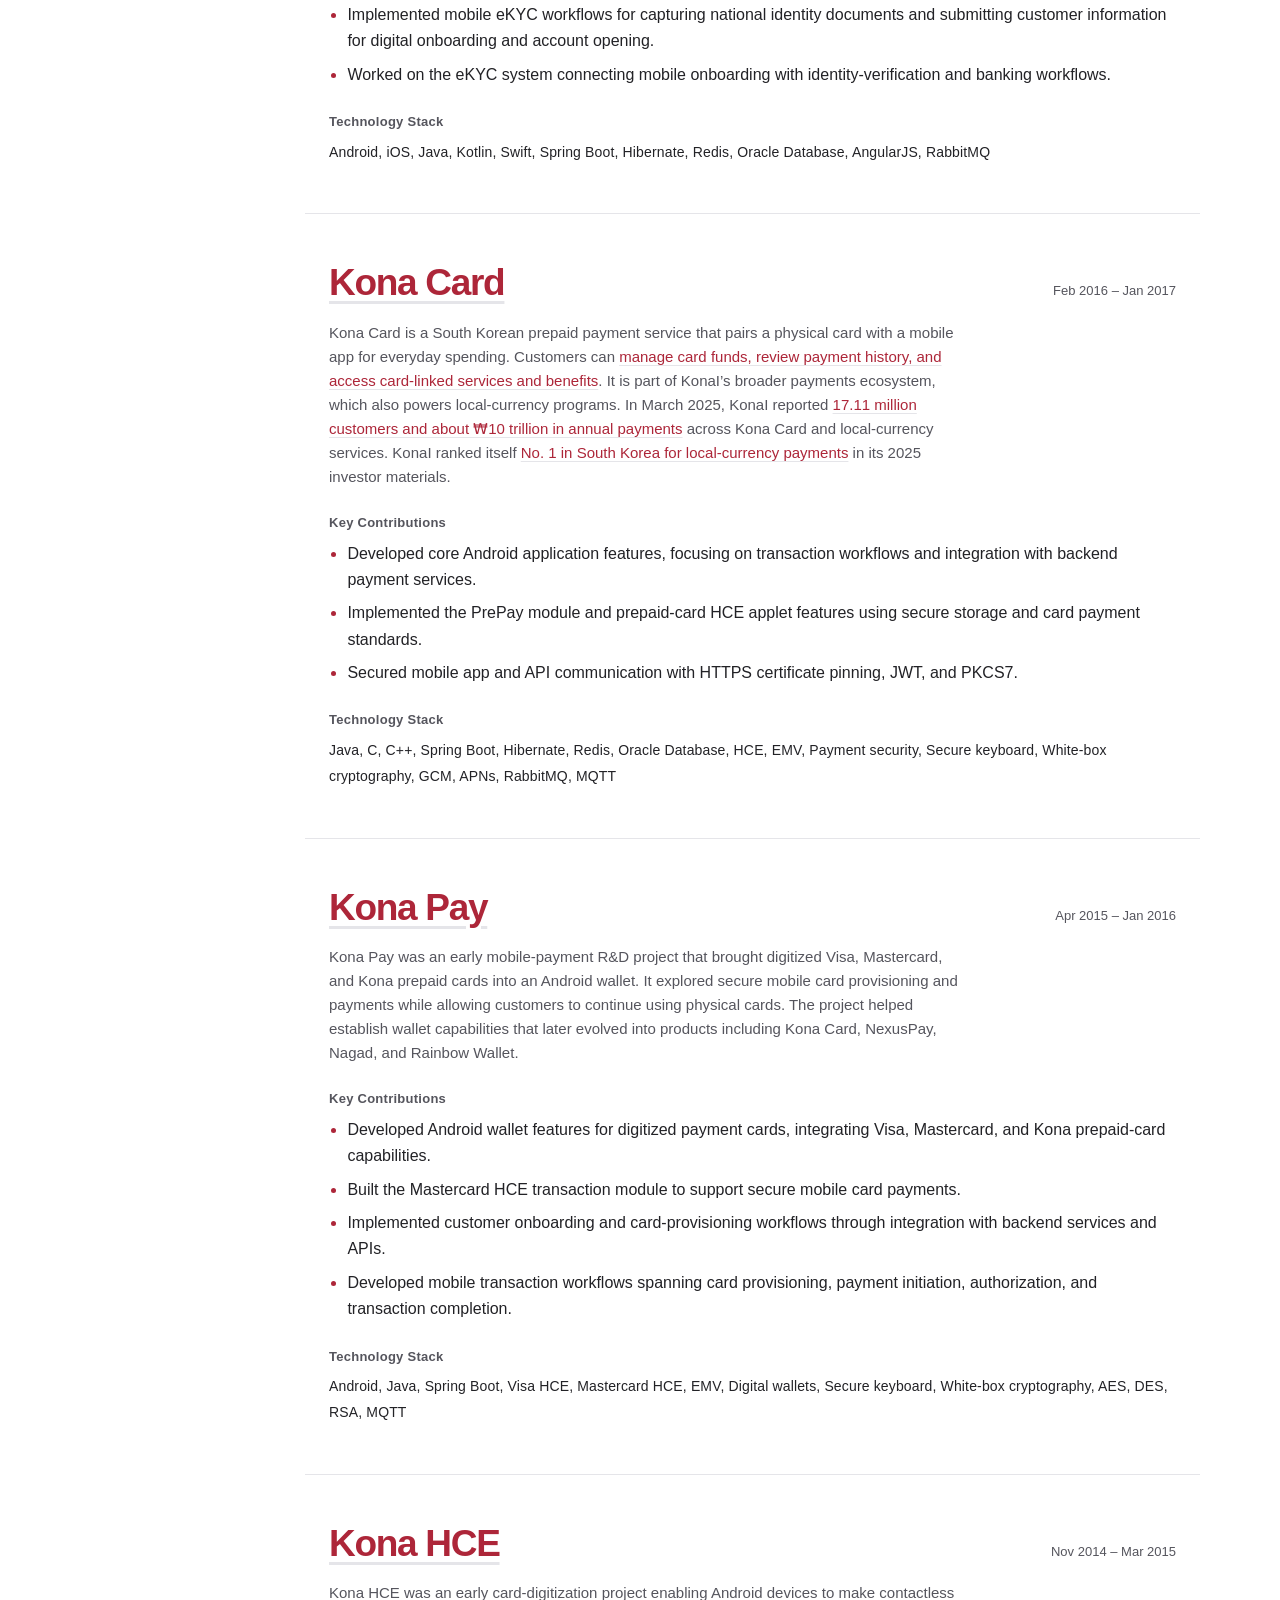
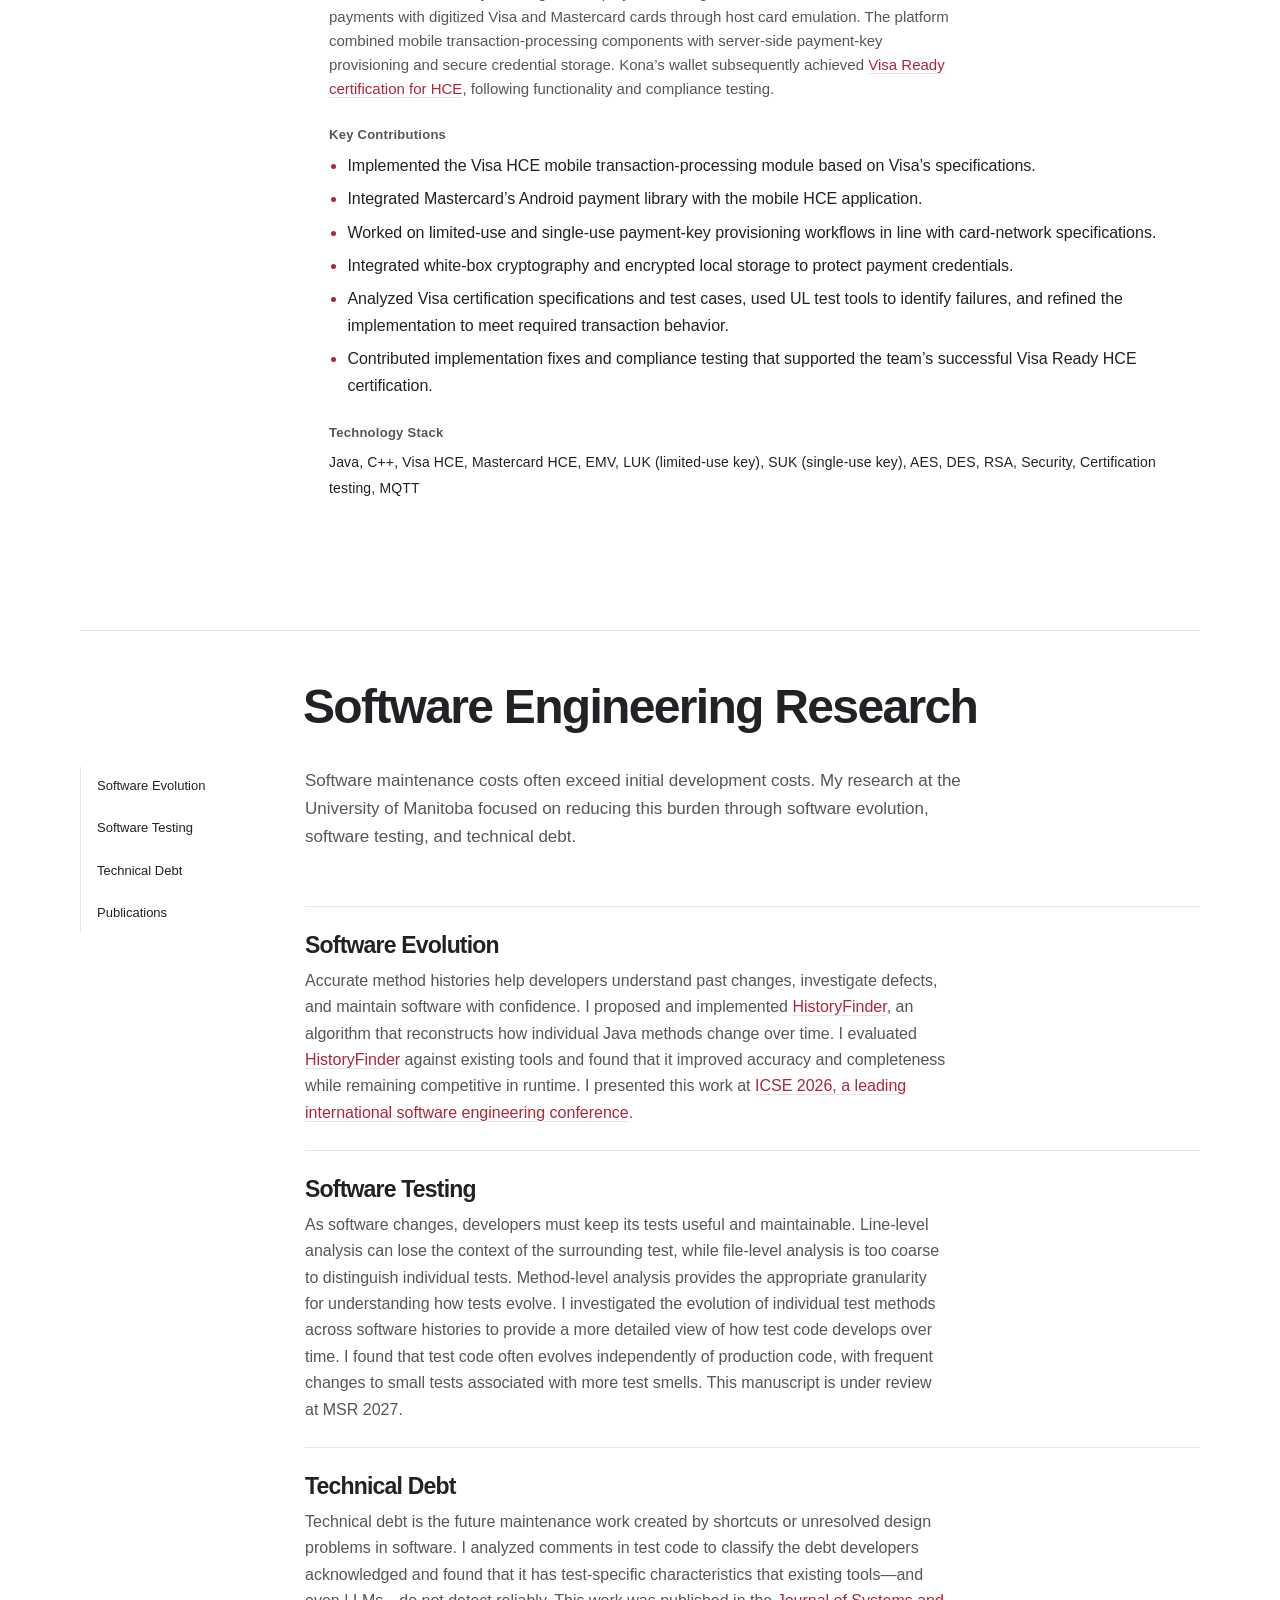
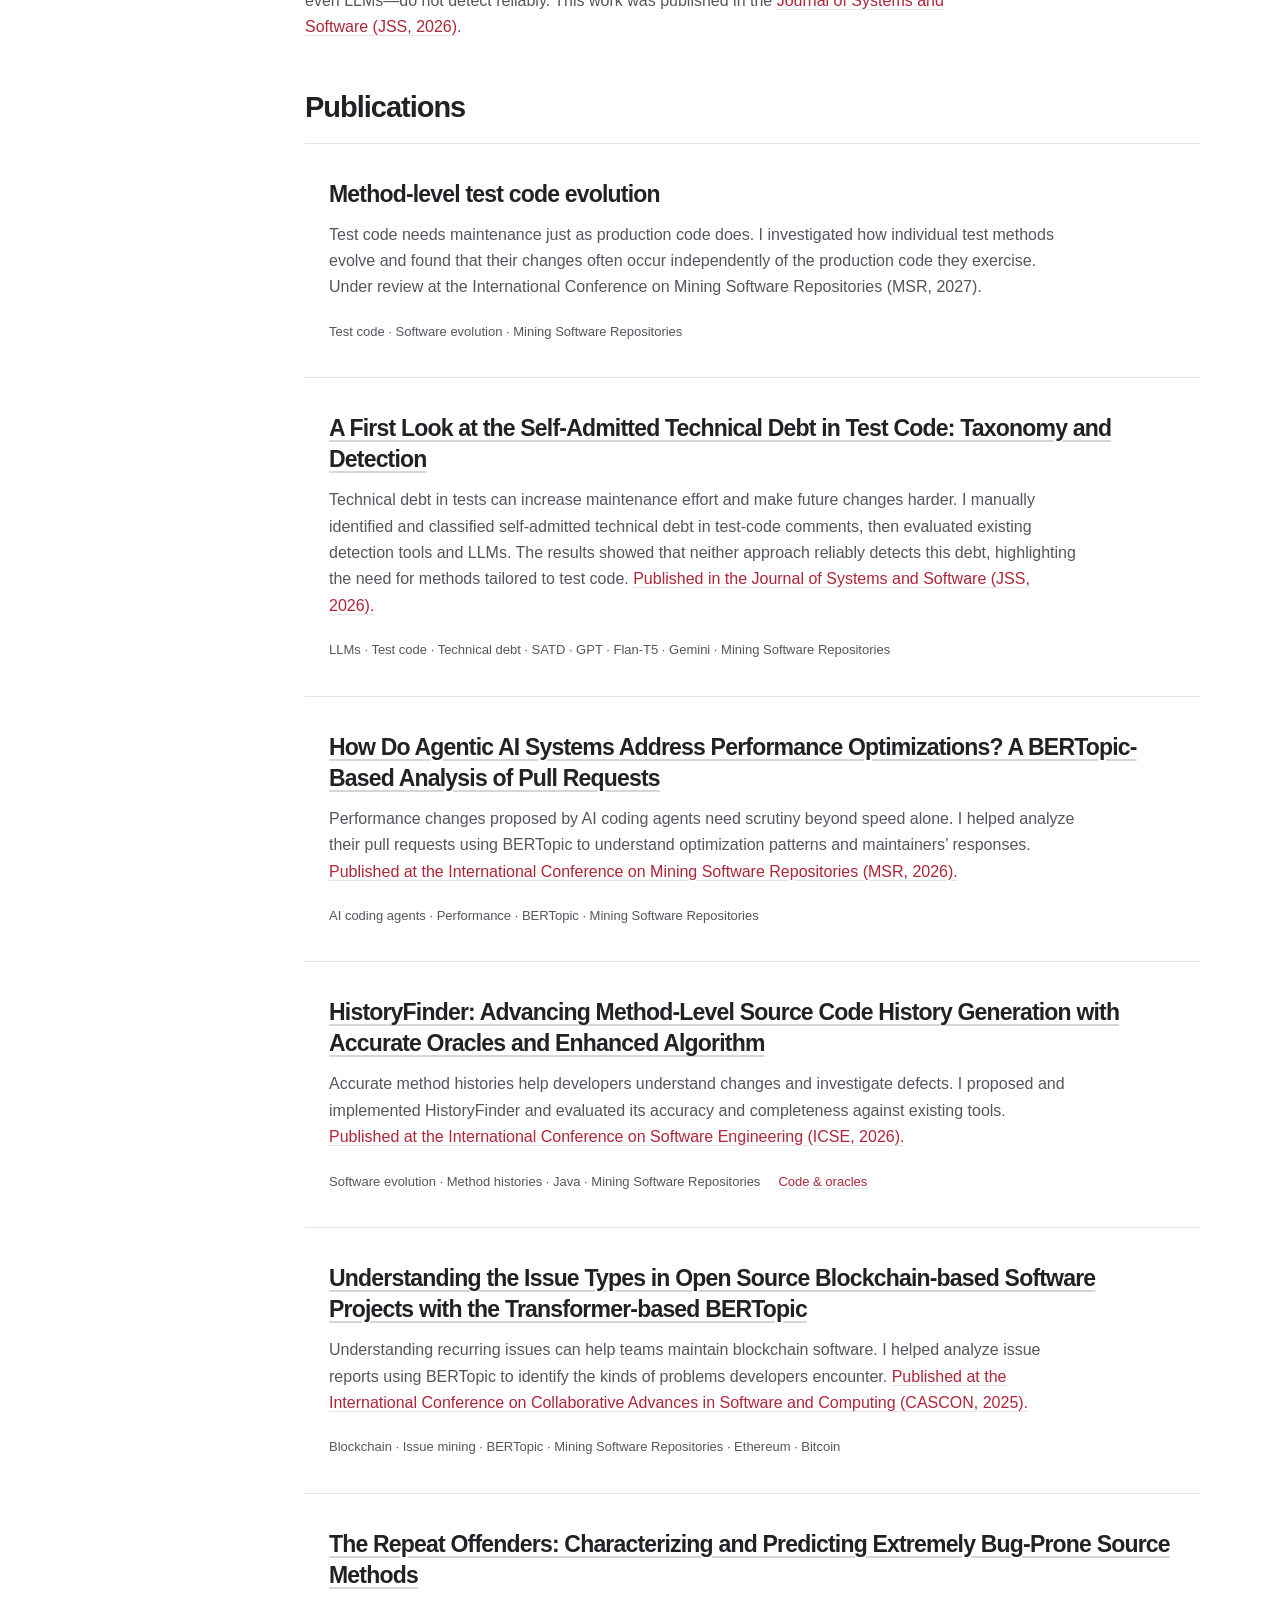
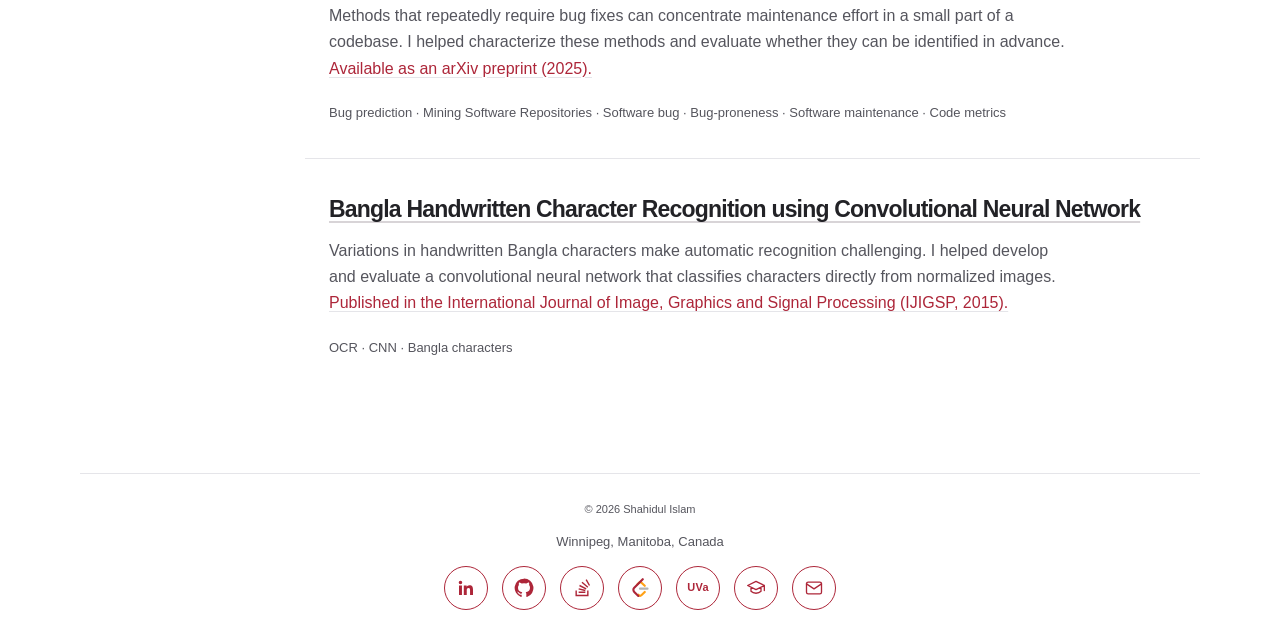
<file: resume.html>
<!doctype html><html lang="en"><head><meta charset="utf-8"><meta name="viewport" content="width=device-width,initial-scale=1"><title>Resume · Shahidul Islam</title><script>location.replace('index.html'+(location.hash||'#resume'));</script><meta http-equiv="refresh" content="0;url=index.html#resume"></head><body><a href="index.html#resume">Continue to Resume</a></body></html>
</file>
<file: styles.css>
:root{--bg:#f7f7f2;--ink:#252e2b;--muted:#65716b;--teal:#27665c;--line:#d9ded5;--serif:Georgia,'Times New Roman',serif}*{box-sizing:border-box}html{scroll-behavior:smooth;scroll-padding-top:110px}body{margin:0;background:var(--bg);color:var(--ink);font-family:Arial,Helvetica,sans-serif;font-size:16px;line-height:1.65}a{color:inherit;text-decoration:none}a,button{touch-action:manipulation}a:focus-visible{outline:2px solid var(--teal);outline-offset:6px}a:hover{color:var(--teal)}.wrap{width:min(1120px,calc(100% - 96px));margin-inline:auto}.header{display:flex;align-items:center;justify-content:space-between;min-height:112px;border-bottom:1px solid var(--line);gap:25px}.brand{font-size:25px;font-weight:700;letter-spacing:-1.3px}.brand span,.teal{color:var(--teal)}.header nav{display:flex;gap:32px;font-size:14px}.header nav a{padding:9px 0;position:relative}.header nav a[aria-current]{color:var(--teal)}.header nav a[aria-current]:after{content:'';position:absolute;bottom:0;left:0;right:0;height:2px;background:var(--teal)}.eyebrow{text-transform:uppercase;letter-spacing:2px;font-size:11px;font-weight:700;color:var(--teal);margin:0 0 22px;display:block}.dot{display:inline-block;width:7px;height:7px;border-radius:50%;background:var(--teal);margin:0 9px 1px 0}h1,h2,h3,p{margin-top:0}h1,h2,h3{font-weight:400}h1{font-family:var(--serif);font-size:clamp(42px,5.4vw,68px);letter-spacing:-2.5px;line-height:1.12;margin-bottom:28px}h2{font-family:var(--serif);font-size:38px;letter-spacing:-1.2px;line-height:1.2;margin-bottom:24px}h3{font-family:var(--serif);font-size:26px;line-height:1.25;letter-spacing:-.5px}p{margin-bottom:20px}.hero{padding-top:76px}.hero h1{font-size:clamp(42px,5.2vw,66px);margin-bottom:18px}.hero-title{font-family:var(--serif);font-size:clamp(40px,5.3vw,66px);line-height:1.13;letter-spacing:-2px;color:var(--teal);margin-bottom:27px}.intro{max-width:570px;font-size:18px;line-height:1.75;color:var(--muted)}.actions{display:flex;align-items:center;gap:30px;flex-wrap:wrap;margin-top:30px}.button{background:var(--teal);color:#fff;display:inline-flex;align-items:center;justify-content:center;gap:26px;padding:13px 23px;font-size:14px;border:1px solid var(--teal);transition:background .2s,transform .2s}.button:hover{background:#1d5149;color:#fff;transform:translateY(-2px)}.text-link{font-size:14px;border-bottom:1px solid var(--line);padding-bottom:4px}.hero-bottom{display:flex;gap:30px;border-top:1px solid var(--line);margin-top:66px;padding:20px 0;color:var(--muted);font-size:12px;letter-spacing:.2px}.section{padding:70px 0}.section-heading{display:flex;align-items:flex-end;justify-content:space-between;gap:20px;margin-bottom:32px}.section-heading h2{margin-bottom:0}.section-heading .eyebrow{margin-bottom:14px}.project-grid{display:grid;grid-template-columns:repeat(3,1fr);gap:20px}.project-card{border:1px solid var(--line);padding:27px;display:flex;flex-direction:column;transition:transform .2s,border-color .2s}.project-card:hover{transform:translateY(-5px);border-color:var(--teal)}.card-top{display:flex;justify-content:space-between;color:var(--teal);font-size:13px;margin-bottom:36px}.project-card h3{min-height:65px}.project-card p{font-size:14px;color:var(--muted)}.tags{font-size:11px;color:var(--teal);letter-spacing:.15px}.project-card .tags{margin-top:auto;padding-top:16px}.about-strip{display:grid;grid-template-columns:1fr 2fr;gap:45px;border-block:1px solid var(--line);padding:65px 0}.about-strip p:not(.eyebrow){color:var(--muted);max-width:580px}.contact-strip{display:flex;align-items:center;justify-content:space-between;gap:24px;padding:65px 0 90px}.contact-strip h2{margin-bottom:0}footer{display:flex;gap:24px;justify-content:space-between;padding:26px 0;border-top:1px solid var(--line);font-size:11px;color:var(--muted)}footer div{display:flex;gap:24px}.page-intro{padding:75px 0 55px}.page-intro p:not(.eyebrow){color:var(--muted);font-size:18px}.project-row{display:grid;grid-template-columns:1fr 1.3fr;gap:80px;padding:48px 0;border-top:1px solid var(--line)}.project-row .eyebrow{margin-bottom:15px}.project-row p{color:var(--muted)}.project-row .tags{color:var(--teal)}.meta{font-size:13px;color:var(--muted)}.earlier{display:grid;grid-template-columns:repeat(3,1fr);gap:40px;margin-top:36px}.earlier p{font-size:14px;color:var(--muted)}.earlier h3{margin-bottom:10px}.note{font-size:12px;color:var(--muted);margin-top:35px}.research-list article{display:flex;justify-content:space-between;gap:40px;padding:36px 0;border-top:1px solid var(--line)}.research-list h2{font-size:28px;margin-bottom:12px}.research-list p{max-width:600px;color:var(--muted);margin:0}.status{font-size:11px;color:var(--teal);white-space:nowrap;padding-top:7px}.contact-page{padding:110px 0 135px}.contact-page h1{max-width:800px}.email{display:inline-block;color:var(--teal);font-family:var(--serif);font-size:28px;margin:25px 0 5px;border-bottom:1px solid var(--line)}.resume-top{display:flex;justify-content:space-between;align-items:center;padding:60px 0 35px}.resume-top h1{margin:0}.resume-top .eyebrow{margin-bottom:15px}.resume-layout{display:grid;grid-template-columns:180px 1fr;gap:45px;align-items:start;padding-bottom:80px}.resume-layout aside{position:sticky;top:35px;font-size:13px}.resume-layout aside nav{display:flex;flex-direction:column;border-left:1px solid var(--line);gap:5px}.resume-layout aside a{padding:8px 16px}.resume-layout aside a.active{color:var(--teal);border-left:2px solid var(--teal);margin-left:-1px}.resume-layout aside p{color:var(--muted);font-size:11px;margin-top:30px;padding-left:16px}.resume-paper{background:#fffefb;border:1px solid var(--line);padding:38px 42px;font-size:13px;line-height:1.65}.resume-identity{text-align:center;margin-bottom:34px}.resume-identity h2{font-size:32px;margin-bottom:8px}.resume-identity p{font-size:11px;margin-bottom:5px;color:var(--muted)}.resume-paper section{margin-bottom:30px}.resume-paper section>h2{font-size:22px;border-bottom:1px solid var(--ink);padding-bottom:7px;margin-bottom:16px;letter-spacing:-.3px}.resume-paper section:last-child{margin:0}.resume-paper dl{margin:0}.resume-paper dl div{display:flex;gap:8px;margin:4px 0}.resume-paper dt{font-weight:bold;min-width:105px}.resume-paper dd{margin:0}.job{margin-bottom:25px}.job:last-child{margin-bottom:0}.job-heading,.job-company{display:flex;justify-content:space-between;gap:14px}.job-heading h3{font-family:Arial,sans-serif;font-size:13px;font-weight:bold;margin:0;letter-spacing:0}.job-heading>span{font-size:11px;white-space:nowrap}.job-company{font-style:italic;color:var(--muted);font-size:12px;margin-top:2px}.job ul{padding-left:19px;margin:10px 0 0}.job li{margin:6px 0}.job p{margin:4px 0}.skip{position:fixed;top:-80px;left:15px;padding:10px;background:var(--ink);color:white;z-index:5}.skip:focus{top:10px}main{animation:enter .5s ease-out}@keyframes enter{from{opacity:.5;transform:translateY(5px)}to{opacity:1;transform:translateY(0)}}@media(min-width:1400px){.wrap{width:1160px}.hero{padding-top:90px}}@media(max-width:850px){.wrap{width:calc(100% - 48px)}.header nav{gap:20px}.project-grid{gap:12px}.project-card{padding:21px}.project-card h3{font-size:23px}.resume-layout{grid-template-columns:130px 1fr;gap:20px}.resume-paper{padding:28px 24px}.job-heading,.job-company{display:block}.resume-paper dl div{display:block}.research-list article{display:block}.status{display:block;margin-top:17px}.project-row{gap:35px}}@media(max-width:600px){.wrap{width:calc(100% - 40px)}.header{min-height:115px;display:block;padding-top:18px}.brand{font-size:23px}.header nav{justify-content:space-between;gap:12px;font-size:12px;margin-top:10px;padding-bottom:10px}.hero{padding-top:48px}h1{letter-spacing:-1.7px}.hero-title{letter-spacing:-1.6px}.intro{font-size:16px}.eyebrow{font-size:10px;letter-spacing:1.6px}.hero-bottom{gap:17px;margin-top:45px;font-size:10px}.section{padding:45px 0}.section-heading{align-items:start}.section-heading h2{font-size:30px}.section-heading>.text-link{font-size:11px;white-space:nowrap;margin-top:37px}.project-grid,.earlier{grid-template-columns:1fr}.project-card h3{min-height:0}.card-top{margin-bottom:24px}.project-card{padding:27px}.about-strip{grid-template-columns:1fr;gap:10px;padding:40px 0}.about-strip h2,.contact-strip h2{font-size:32px}.contact-strip{align-items:start;flex-direction:column;padding:45px 0 60px;gap:25px}footer{flex-wrap:wrap;gap:12px;font-size:10px}footer>span:nth-child(2){display:none}footer div{margin-left:auto;gap:18px}.page-intro{padding:48px 0 35px}.page-intro p:not(.eyebrow){font-size:16px}.project-row{grid-template-columns:1fr;gap:10px;padding:30px 0}.project-row h3{font-size:28px}.project-row .meta{margin-bottom:10px}.earlier{gap:20px}.research-list h2{font-size:26px}.contact-page{padding:65px 0 95px}.email{font-size:23px}.actions{gap:22px}.resume-top{align-items:start;padding-top:40px;gap:20px}.resume-top h1{font-size:40px}.resume-top .button{font-size:11px;padding:10px 12px;margin-top:28px;white-space:nowrap}.resume-layout{display:block}.resume-layout aside{position:static;margin-bottom:23px}.resume-layout aside nav{flex-direction:row;justify-content:space-between;border:none;border-bottom:1px solid var(--line);gap:8px;font-size:11px}.resume-layout aside a{padding:8px 0}.resume-layout aside a.active{border-left:0;margin:0}.resume-layout aside p{display:none}.resume-paper{padding:26px 20px;font-size:12px}.resume-identity h2{font-size:26px}.resume-paper dl div{margin-bottom:9px}.job-heading>span{display:block;margin-top:3px}.job-company span{display:block}.resume-paper section{scroll-margin-top:20px}}@media(prefers-reduced-motion:reduce){html{scroll-behavior:auto}main{animation:none}*{transition:none!important}}@media print{body{background:white}.header,footer,.resume-top,.resume-layout aside{display:none}.wrap{width:100%}.resume-layout{display:block;padding:0}.resume-paper{border:0;padding:0}.job{break-inside:avoid}}
/* Native web resume and compact introduction. */
.home-page{min-height:100svh;display:flex;flex-direction:column}.home-page main{flex:1;display:flex;align-items:center}.home-intro{padding:38px 0 44px;max-width:810px}.home-intro h1{font-size:clamp(42px,5vw,64px);margin-bottom:18px}.home-headline{font-family:var(--serif);color:var(--teal);font-size:clamp(34px,4vw,50px);line-height:1.12;letter-spacing:-1.6px;margin-bottom:22px}.home-intro .intro{max-width:670px;font-size:17px;line-height:1.7;margin-bottom:16px}.home-context{font-size:13px;color:var(--muted);margin-bottom:0}.home-intro .actions{margin-top:25px}.resume-layout{grid-template-columns:160px minmax(0,1fr);gap:65px}.resume-content{min-width:0;font-size:15px;line-height:1.8}.resume-content section{padding:34px 0;border-top:1px solid var(--line);margin:0}.resume-content section>.eyebrow{margin-bottom:13px}.resume-content h2{font-size:32px;margin-bottom:23px}.resume-content .resume-summary{font-size:19px;line-height:1.7}.resume-content p{color:var(--muted)}.resume-content a{color:var(--teal);text-decoration:underline;text-decoration-color:var(--line);text-underline-offset:4px}.resume-content dl{margin:0}.resume-content dl div{display:grid;grid-template-columns:150px 1fr;gap:18px;padding:15px 0;border-bottom:1px solid var(--line)}.resume-content dl div:last-child{border:0}.resume-content dt{font-weight:600;font-size:13px}.resume-content dd{margin:0;color:var(--muted);font-size:14px}.resume-content .job{padding:22px 0;margin:0}.resume-content .job+.job{border-top:1px solid var(--line)}.resume-content .job-heading h3{font-size:18px;font-weight:500;line-height:1.5}.resume-content .job-heading>span{font-size:12px;color:var(--muted);padding-top:4px}.resume-content .job-company{font-size:13px;font-style:normal;margin-top:7px}.resume-content .job li{color:var(--muted);margin:10px 0}.project-row h2{font-size:30px}.scale-context{padding:20px 0 0;border-top:1px solid var(--line);margin-top:25px;font-size:13px}.scale-context .eyebrow{font-size:10px;margin-bottom:10px}.scale-context a{color:var(--teal);text-decoration:underline;text-decoration-color:var(--line);text-underline-offset:4px}.project-row .tags{font-size:12px}.publication-list article{padding:35px 0;border-top:1px solid var(--line)}.publication-list h2{font-size:29px;max-width:850px}.publication-list article>p:not(.eyebrow){max-width:750px;color:var(--muted)}.publication-bottom{display:flex;gap:25px;justify-content:space-between;align-items:center;flex-wrap:wrap}.publication-bottom .status{white-space:normal}.publication-links{display:flex;gap:22px;flex-wrap:wrap}.page-intro .note{font-size:12px;max-width:760px;margin:25px 0 0}.publication-list+.note{max-width:800px}.note a{color:var(--teal);text-decoration:underline}@media(max-width:850px){.resume-layout{grid-template-columns:130px minmax(0,1fr);gap:30px}.resume-content dl div{grid-template-columns:1fr;gap:3px}.resume-content .job-heading,.resume-content .job-company{display:block}.resume-content .job-heading>span{display:block}}@media(max-width:600px){.home-intro{padding:45px 0 50px}.home-intro .intro{font-size:16px}.home-intro .actions{gap:22px}.home-headline{font-size:37px}.home-page main{align-items:flex-start}.home-page .header{flex-shrink:0}.resume-layout{display:block}.resume-content section{padding:27px 0}.resume-content .resume-summary{font-size:17px}.resume-content h2{font-size:29px}.resume-content .job-heading h3{font-size:17px}.resume-content .job-company span{display:block}.resume-top{flex-wrap:wrap;padding-bottom:25px;gap:16px}.resume-top .button{margin:0;font-size:12px}.resume-content{font-size:14px}.publication-list h2{font-size:25px;overflow-wrap:anywhere}.publication-bottom{align-items:flex-start;flex-direction:column;gap:15px}.project-row h2{font-size:28px}.scale-context a{overflow-wrap:anywhere}}@media print{.resume-content{font-size:11px}.resume-content section{padding:15px 0}.resume-content h2{font-size:21px}.resume-content .job{padding:10px 0}}
/* Continuous document: native anchors, persistent navigation, no scroll snapping. */
.continuous-page .header{position:sticky;top:0;z-index:10;background:var(--bg);width:100%;min-height:88px;display:block;border-bottom:1px solid var(--line)}.header-inner{display:flex;align-items:center;justify-content:space-between;gap:30px;min-height:88px}.section-label{font-size:15px;font-weight:500;color:var(--teal);line-height:1.4;max-width:260px}.continuous-page .header nav a[aria-current="location"]{color:var(--teal)}.page-section{scroll-margin-top:88px;border-bottom:1px solid var(--line)}.page-section:last-child{border:0}#home{min-height:calc(100svh - 88px);display:flex;align-items:center}.home-intro{padding-block:50px}.continuous-page .resume-layout aside{top:115px}.continuous-page .resume-top{padding-top:65px}.continuous-page #contact .contact-page{padding-bottom:90px}.project-row .eyebrow a,.project-destination a{color:var(--teal);text-decoration:underline;text-decoration-color:var(--line);text-underline-offset:5px}.project-destination{font-size:12px;margin-bottom:15px}.continuous-page main{animation:none}.continuous-page .page-intro{padding-top:65px}@media(max-width:600px){.continuous-page .header{padding:0;min-height:106px}.header-inner{display:block;min-height:106px;padding-top:15px}.section-label{font-size:13px;display:inline-block}.continuous-page .header nav{margin-top:11px;padding-bottom:10px}.page-section{scroll-margin-top:106px}#home{min-height:calc(100svh - 106px)}.home-intro{padding-block:42px}.continuous-page .resume-top{padding-top:42px}.continuous-page .resume-layout aside{position:static}.continuous-page .page-intro{padding-top:45px}}@media print{.continuous-page .header{display:none}.page-section{break-before:page}#home{min-height:0}}
html{scroll-padding-top:0}.resume-content section[id],.project-row[id]{scroll-margin-top:110px}@media(max-width:600px){.resume-content section[id],.project-row[id]{scroll-margin-top:125px}}

#home{flex-direction:column;align-items:stretch;justify-content:center;position:relative;padding-bottom:82px}.home-social{position:absolute;bottom:30px;inset-inline:0;justify-content:center;display:flex;align-items:center;gap:24px;font-size:13px;color:var(--teal)}.social-links a{border-bottom:1px solid var(--line);padding:5px 0}.social-links a:hover{border-color:var(--teal)}@media(max-width:600px){#home{padding-bottom:78px}.home-social{bottom:25px;font-size:13px;gap:24px}}

.social-links{display:flex;align-items:center;gap:14px;color:var(--teal)}.social-links a{width:44px;height:44px;border:1px solid var(--teal);border-radius:50%;display:inline-flex;align-items:center;justify-content:center;padding:0;color:var(--teal);transition:background .2s,color .2s,transform .2s}.social-links svg{display:block;width:20px;height:20px}.social-links a:hover{color:var(--bg);background:var(--teal);transform:translateY(-2px)}.social-links a:focus-visible{outline:2px solid var(--teal);outline-offset:4px}

/* Navigation is the sole header content. */
.continuous-page .header,.header-inner{min-height:88px}.header-inner{display:flex;justify-content:center;padding-block:16px}.continuous-page .header nav{display:flex;align-items:center;justify-content:center;gap:18px;margin:0;padding:0;font-size:18px;font-weight:500;line-height:1.4}.continuous-page .header nav a{padding:11px 22px;border-radius:999px;transition:background-color .18s ease,color .18s ease;white-space:nowrap}.continuous-page .header nav a::after{display:none}.continuous-page .header nav a:hover{background:#edf0e8;color:var(--teal)}.continuous-page .header nav a[aria-current="location"]{background:#dfece5;color:#1e554b}.continuous-page .header nav a:focus-visible{outline:2px solid var(--teal);outline-offset:3px}@media(max-width:850px){.continuous-page .header nav{gap:10px;font-size:17px}.continuous-page .header nav a{padding:11px 17px}}@media(max-width:600px){.continuous-page .header,.header-inner{min-height:76px}.header-inner{padding-block:14px;width:calc(100% - 20px)}.continuous-page .header nav{width:100%;gap:3px;font-size:14px;justify-content:space-between}.continuous-page .header nav a{padding:10px 11px}.page-section{scroll-margin-top:76px}#home{min-height:calc(100svh - 76px)}.resume-content section[id],.project-row[id]{scroll-margin-top:96px}}@media(max-width:360px){.continuous-page .header nav{font-size:13px;gap:1px}.continuous-page .header nav a{padding:10px 8px}}
@media(max-width:600px){.continuous-page .header nav a{padding-inline:9px}.header-inner{width:calc(100% - 20px)}}
/* A single moving underline marks the active navigation item. */
.continuous-page .header nav{position:relative}.continuous-page .header nav a{border-radius:0}.continuous-page .header nav a:hover,.continuous-page .header nav a[aria-current="location"]{background:transparent;color:var(--teal)}.nav-indicator{position:absolute;bottom:3px;left:0;height:2px;background:var(--teal);pointer-events:none;transition:transform .22s ease,width .22s ease;transform:translateX(var(--indicator-x,0px));width:var(--indicator-width,0px)}.continuous-page .header nav:not(.indicator-ready) a[aria-current="location"]::after{display:block;content:'';position:absolute;bottom:3px;left:22px;right:22px;height:2px;background:var(--teal)}@media(max-width:600px){.continuous-page .header nav:not(.indicator-ready) a[aria-current="location"]::after{left:9px;right:9px}}@media(prefers-reduced-motion:reduce){.nav-indicator{transition:none}}

/* The resume introduction sits above its indexed sections. */
.resume-intro{padding:0 0 26px;scroll-margin-top:110px}
.resume-intro h2{margin-bottom:12px;font-size:clamp(23px,2.5vw,32px)}
.resume-intro p{max-width:64ch;margin:0}
.resume-top .button{gap:9px}
.resume-top .button svg{flex:none}
@media(max-width:600px){.resume-intro{scroll-margin-top:96px}}

.project-overview{min-width:0}
.project-row .project-name{font-size:clamp(27px,3vw,37px);margin:0 0 9px;line-height:1.15}
.project-name a,.project-description a{color:var(--teal);text-decoration:underline;text-decoration-color:var(--line);text-underline-offset:.17em}
.project-name a:hover,.project-description a:hover{text-decoration-color:currentColor}
.project-row .project-description{font-size:15px;line-height:1.6;margin:0 0 13px}
.project-overview .meta,.project-overview .tags{margin:0 0 5px}
.project-contributions{margin:0;padding:2px 0 0 1.15em;line-height:1.65}
.project-contributions li+li{margin-top:7px}
.project-contributions li::marker{color:var(--teal)}
@media(max-width:600px){.project-row{gap:14px}.project-contributions{font-size:15px}}

.research-intro h2{font-size:clamp(28px,3.6vw,46px);margin-bottom:16px}
.research-intro p{max-width:74ch;margin-bottom:0}
.publication-list-title{font-size:26px;margin-bottom:18px}
.publication-list article h3{font-size:clamp(21px,2.35vw,29px);max-width:900px;margin:0 0 12px}
.publication-list h3 a,.publication-meta a{color:var(--teal);text-decoration:underline;text-decoration-color:var(--line);text-underline-offset:.18em}
.publication-list h3 a:hover,.publication-meta a:hover{text-decoration-color:currentColor}
.publication-list article .publication-meta{display:flex;align-items:baseline;flex-wrap:wrap;gap:6px 18px;margin:0;font-size:13px}
.publication-meta strong{color:var(--teal)}

.home-availability{display:inline-flex;align-items:center;gap:8px;color:var(--teal);font-size:14px;font-weight:700;margin:14px 0 0}

.publication-list article .publication-meta{align-items:center}
.venue-badge{display:inline-flex;align-items:center;gap:7px;background:#e3eee8;color:#1e554b;padding:5px 9px;border-radius:5px;font-size:13px;line-height:1.4}
.venue-badge svg{width:16px;height:16px;flex:none}

.portfolio-footer{flex-direction:column;align-items:center;gap:14px;text-align:center;scroll-margin-top:100px}
.footer-social{justify-content:center;flex-wrap:wrap}

.home-intro{display:grid;grid-template-columns:minmax(0,1.6fr) minmax(0,1fr);gap:clamp(30px,6vw,80px);align-items:center;max-width:none}
.home-bio .home-headline{font-size:clamp(25px,3.3vw,43px)}
.home-career{border-left:1px solid var(--line);padding-left:clamp(20px,3vw,38px)}
.home-career .home-availability{display:flex;align-items:baseline;gap:12px;margin:0 0 14px;font-family:var(--serif);font-size:clamp(25px,3vw,39px);font-weight:400;line-height:1.15}

.home-career .home-context{font-size:15px;max-width:38ch}
@media(max-width:720px){.home-intro{grid-template-columns:1fr;gap:22px}.home-career{border-left:0;border-top:1px solid var(--line);padding:20px 0 0}.home-career .home-availability{margin-bottom:9px}}

/* White and red design preview */
:root{--bg:#fff;--ink:#222226;--muted:#55555d;--teal:#ad2639;--line:#e5e5e9;--serif:-apple-system,BlinkMacSystemFont,"Segoe UI",sans-serif}
body{font-family:var(--serif);-webkit-font-smoothing:antialiased}
.continuous-page .header{background:#fffffff2;backdrop-filter:blur(16px)}
h1,h2,h3{font-weight:650;letter-spacing:-.035em}
.home-intro h1{font-size:clamp(42px,5.3vw,72px);font-weight:720}
.home-bio .home-headline{font-weight:570;letter-spacing:-.035em;color:var(--ink)}
.home-career{background:#faf7f7;border:1px solid #f1e8e9;border-radius:22px;padding:clamp(20px,3vw,34px)}
.home-career .home-availability{font-weight:650;font-size:clamp(23px,2.55vw,35px);letter-spacing:-.03em}
.venue-badge{background:#f9eaed;color:#962338}
.project-row,.publication-list article{transition:background-color .22s ease}
@media(hover:hover){.project-row:hover,.publication-list article:hover{background:#fdfafa}}
@media(prefers-reduced-motion:no-preference){.home-intro{animation:preview-enter .55s ease-out both}.preview-reveal{animation:preview-enter .42s ease-out both}}
@keyframes preview-enter{from{opacity:.55;transform:translateY(9px)}to{opacity:1;transform:translateY(0)}}

/* Keep red for emphasis rather than long technology and publication lists. */
.project-row .tags{color:#68616a}
.publication-list article h3{font-size:clamp(18px,1.8vw,23px);line-height:1.35}
.publication-list h3 a{color:var(--ink);text-decoration-color:#d8d4d7}
.publication-list h3 a:hover{text-decoration-color:var(--teal)}
@media(max-width:360px){.continuous-page .header nav a{padding-inline:6px}}

/* Emphasize the current section without changing the menu layout. */
.continuous-page .header nav a{font-weight:600}
.nav-label{display:inline-flex;align-items:center;gap:.4em;transition:transform .18s ease}
.nav-label svg{width:1em;height:1em;flex:none}
.continuous-page .header nav a[aria-current="location"] .nav-label{transform:scale(var(--active-nav-scale,1.28))}
.nav-indicator,.continuous-page .header nav:not(.indicator-ready) a[aria-current="location"]::after{height:3px}
@media(max-width:600px){.continuous-page .header nav a{padding-inline:6px}.nav-label{gap:.28em}}
@media(max-width:360px){.continuous-page .header nav a{padding-inline:3px}.continuous-page .header nav{font-size:12px}}

@media(max-width:600px){.continuous-page .header nav{--active-nav-scale:1.16}}
@media(max-width:360px){.continuous-page .header nav{--active-nav-scale:1.12}}

.continuous-page .resume-top{justify-content:flex-end}

/* Shared type scale for section introductions. */
.home-bio .home-headline,
.continuous-page :is(.resume-intro, .page-intro) > :is(h1, h2){
  font-size:clamp(24px,2.8vw,39px);
  line-height:1.2;
  margin-bottom:14px;
}
.continuous-page :is(.resume-intro, .page-intro) > p:not(.note):not(.meta):not(.eyebrow){
  font-size:clamp(15px,1.45vw,17px);
  line-height:1.65;
  max-width:72ch;
}

.continuous-page .resume-top{align-items:center;justify-content:space-between;gap:24px}
.resume-top .resume-intro{padding:0}
.resume-top .button{flex:none;margin:0}
@media(max-width:600px){.continuous-page .resume-top{align-items:flex-start;flex-direction:column;gap:16px}}

/* Shared sidebar and content columns for the three detail sections. */
.continuous-page .resume-layout{padding-top:clamp(32px,5vw,62px)}
.continuous-page .resume-layout .resume-top,.continuous-page .section-layout .page-intro{padding-top:0}
.section-body{min-width:0}
.section-layout .project-row{grid-template-columns:minmax(0,1fr) minmax(0,1.15fr);gap:clamp(20px,3vw,36px)}
.research-topic{padding:24px 0;border-top:1px solid var(--line);scroll-margin-top:105px}
.research-topic h3{font-size:23px;margin-bottom:8px}
.research-topic p{margin:0;color:var(--muted);max-width:72ch}
.section-body #publications{padding-top:25px;scroll-margin-top:104px}
@media(max-width:850px){.section-layout .project-row{grid-template-columns:1fr}}
@media(max-width:600px){.section-layout aside nav{flex-wrap:wrap;justify-content:flex-start;gap:2px 14px}.research-topic,.section-body #publications{scroll-margin-top:96px}}
.footer-email{color:var(--muted);font-size:13px;text-decoration:underline;text-underline-offset:3px}

.resume-layout aside a[aria-current="location"]{font-weight:650;background:#f9eaed}
.resume-top a.button,.resume-top a.button:hover,.resume-top a.button:focus-visible{
  color:#fff;text-decoration:none
}
.resume-top a.button:hover{background:#8f1e30}

/* Project reading order: name and dates, description, contributions, technologies. */
.section-layout .project-row{display:flex;flex-direction:column;gap:16px}
.project-heading{display:flex;align-items:baseline;justify-content:space-between;gap:20px}
.project-heading .project-name{margin:0}
.project-heading .meta{margin:0;text-align:right;font-size:12px;max-width:46%}
.project-row .project-description{margin:0;max-width:76ch}
.project-row .project-contributions{padding-top:0}
.project-row .tags{margin:0;font-size:12px;line-height:1.8}
@media(max-width:600px){.project-heading{flex-direction:row;align-items:baseline;gap:12px}.project-heading .project-name{min-width:0;font-size:22px}.project-heading .meta{flex:0 0 auto;max-width:52%;text-align:right;font-size:11px}}

@media(max-width:600px){
  .continuous-page .resume-layout aside{
    position:sticky;top:76px;z-index:9;background:var(--bg);
    margin:0 -4px 23px;padding:6px 4px 0;
  }
  .continuous-page .resume-layout aside nav{
    flex-wrap:nowrap;overflow-x:auto;justify-content:flex-start;
    gap:4px 16px;white-space:nowrap;scrollbar-width:thin;
  }
  .resume-layout aside nav a{flex:none}
  .resume-content section[id],.project-row[id],.research-topic,.section-body #publications{
    scroll-margin-top:138px;
  }
}

/* Mobile submenu starts directly beneath the main navigation. */
@media(max-width:600px){
  .continuous-page .page-section .resume-layout{padding-top:0}
  .continuous-page .resume-layout aside{padding-top:0}
}

.section-layout .project-row{padding-inline:24px}
@media(max-width:600px){.section-layout .project-row{padding-inline:16px}}

.research-topic a{color:var(--teal);text-decoration:underline;text-decoration-color:var(--line);text-underline-offset:.18em}
.research-topic a:hover{text-decoration-color:currentColor}

.publication-list article{padding-inline:24px}
@media(max-width:600px){.publication-list article{padding-inline:16px}}

.publication-venue-link{color:var(--teal);text-decoration:underline;text-decoration-color:var(--line);text-underline-offset:.18em}
.publication-venue-link:hover{text-decoration-color:currentColor}

/* Keep all six profile links in one centered row on small phones. */
@media(max-width:600px){.social-links{gap:10px}.social-links a{width:40px;height:40px;flex-shrink:0}}

.social-links .uva-mark{font-size:11px;font-weight:700;letter-spacing:.02em;line-height:1}

@media(max-width:600px){.social-links{gap:8px}.social-links a{width:36px;height:36px}}
@media(max-width:360px){.social-links{gap:6px}.social-links a{width:34px;height:34px}}

/* Text landmarks distinguish the major sections during continuous scrolling. */
.page-section-title{text-align:center;font-size:clamp(30px,4vw,48px);line-height:1.16;letter-spacing:-.035em;margin:0;padding:48px 0 32px;text-wrap:balance}
.continuous-page .page-section-title + .resume-layout{padding-top:0}
@media(max-width:600px){.page-section-title{font-size:32px;padding:40px 8px 28px}}

.home-career .home-availability{justify-content:center;width:100%;text-align:center}

@media(max-width:600px){.section-layout .project-heading{display:flex;flex-direction:row;flex-wrap:nowrap;justify-content:space-between;align-items:baseline;width:100%}.project-heading .project-name{flex:1 1 auto}.project-heading .meta{white-space:nowrap;margin-left:auto}}

/* Keep employment dates and locations in a right-aligned column on phones. */
#experience .job-heading,#experience .job-company{display:grid;grid-template-columns:minmax(0,1fr) auto;align-items:baseline;gap:12px}
#experience .job-heading>span,#experience .job-company>span:last-child{text-align:right;white-space:nowrap;margin-top:0}
@media(max-width:600px){#experience .job-heading h3{font-size:17px}#experience .job-heading>span,#experience .job-company{font-size:11px}#experience .job-heading,#experience .job-company{gap:8px}}

/* Center mobile submenus and wrap long project lists into balanced rows. */
@media(max-width:600px){
 .continuous-page .resume-layout aside nav{flex-wrap:wrap;justify-content:center;overflow-x:visible;white-space:normal;gap:4px 16px}
 .continuous-page .resume-layout aside nav a{white-space:nowrap}
 .resume-content section[id],.project-row[id],.research-topic,.section-body #publications{scroll-margin-top:var(--mobile-anchor-offset,160px)}
}

@media(max-width:600px){.continuous-page .resume-layout aside nav a{padding:5px 9px;border-radius:7px;margin:0}.continuous-page .resume-layout aside nav{gap:4px 6px}}

/* Menu navigation should not sweep past intervening sections. */
html{scroll-behavior:auto}

/* Bring the introduction closer to the menu instead of vertically centering it. */
#home{justify-content:flex-start}
.home-intro{padding-block:clamp(28px,5vw,56px)}
.home-intro .home-greeting{display:block;font-size:clamp(20px,2vw,26px);font-weight:500;letter-spacing:-.02em;line-height:1.4;margin-bottom:8px;color:var(--muted)}
@media(max-width:600px){.home-intro{padding-top:24px;padding-bottom:32px}}

.home-intro h1{font-size:clamp(34px,4.4vw,60px);line-height:1.15}
.home-intro .home-greeting{display:inline;font-size:inherit;font-weight:500;letter-spacing:inherit;line-height:inherit;margin:0}

.home-intro h1{text-align:center;font-size:clamp(42px,5.3vw,72px);line-height:1.12}
.home-intro .home-greeting{display:block;font-size:clamp(20px,2vw,26px);font-weight:500;line-height:1.3;letter-spacing:-.02em;margin:0 0 4px}

.home-bio .home-headline{text-align:center}

.home-location,.footer-location{text-align:center;color:var(--muted);font-size:13px;line-height:1.5;margin:0}
.home-location{position:absolute;inset-inline:0;bottom:86px}
#home{padding-bottom:122px}
.footer-location{width:100%}
@media(max-width:600px){.home-location{bottom:74px}#home{padding-bottom:110px}}

#experience .job-company>span:first-child{font-size:15px;font-weight:600}
@media(max-width:600px){#experience .job-company>span:first-child{font-size:14px}}

#projects .page-intro a{color:var(--teal);text-decoration:underline;text-decoration-color:var(--line);text-underline-offset:.17em}
#projects .page-intro a:hover{text-decoration-color:currentColor}

#projects .project-row .tags{font-size:14px;line-height:1.85;font-weight:500;color:var(--ink)}

.project-row .project-detail-label{margin:8px 0 -8px;font-size:13px;font-weight:650;line-height:1.5;color:var(--muted);letter-spacing:.02em}

#projects .project-heading .meta,#resume .job-heading>span{font-size:13px;line-height:1.5;font-weight:500}
</file>
